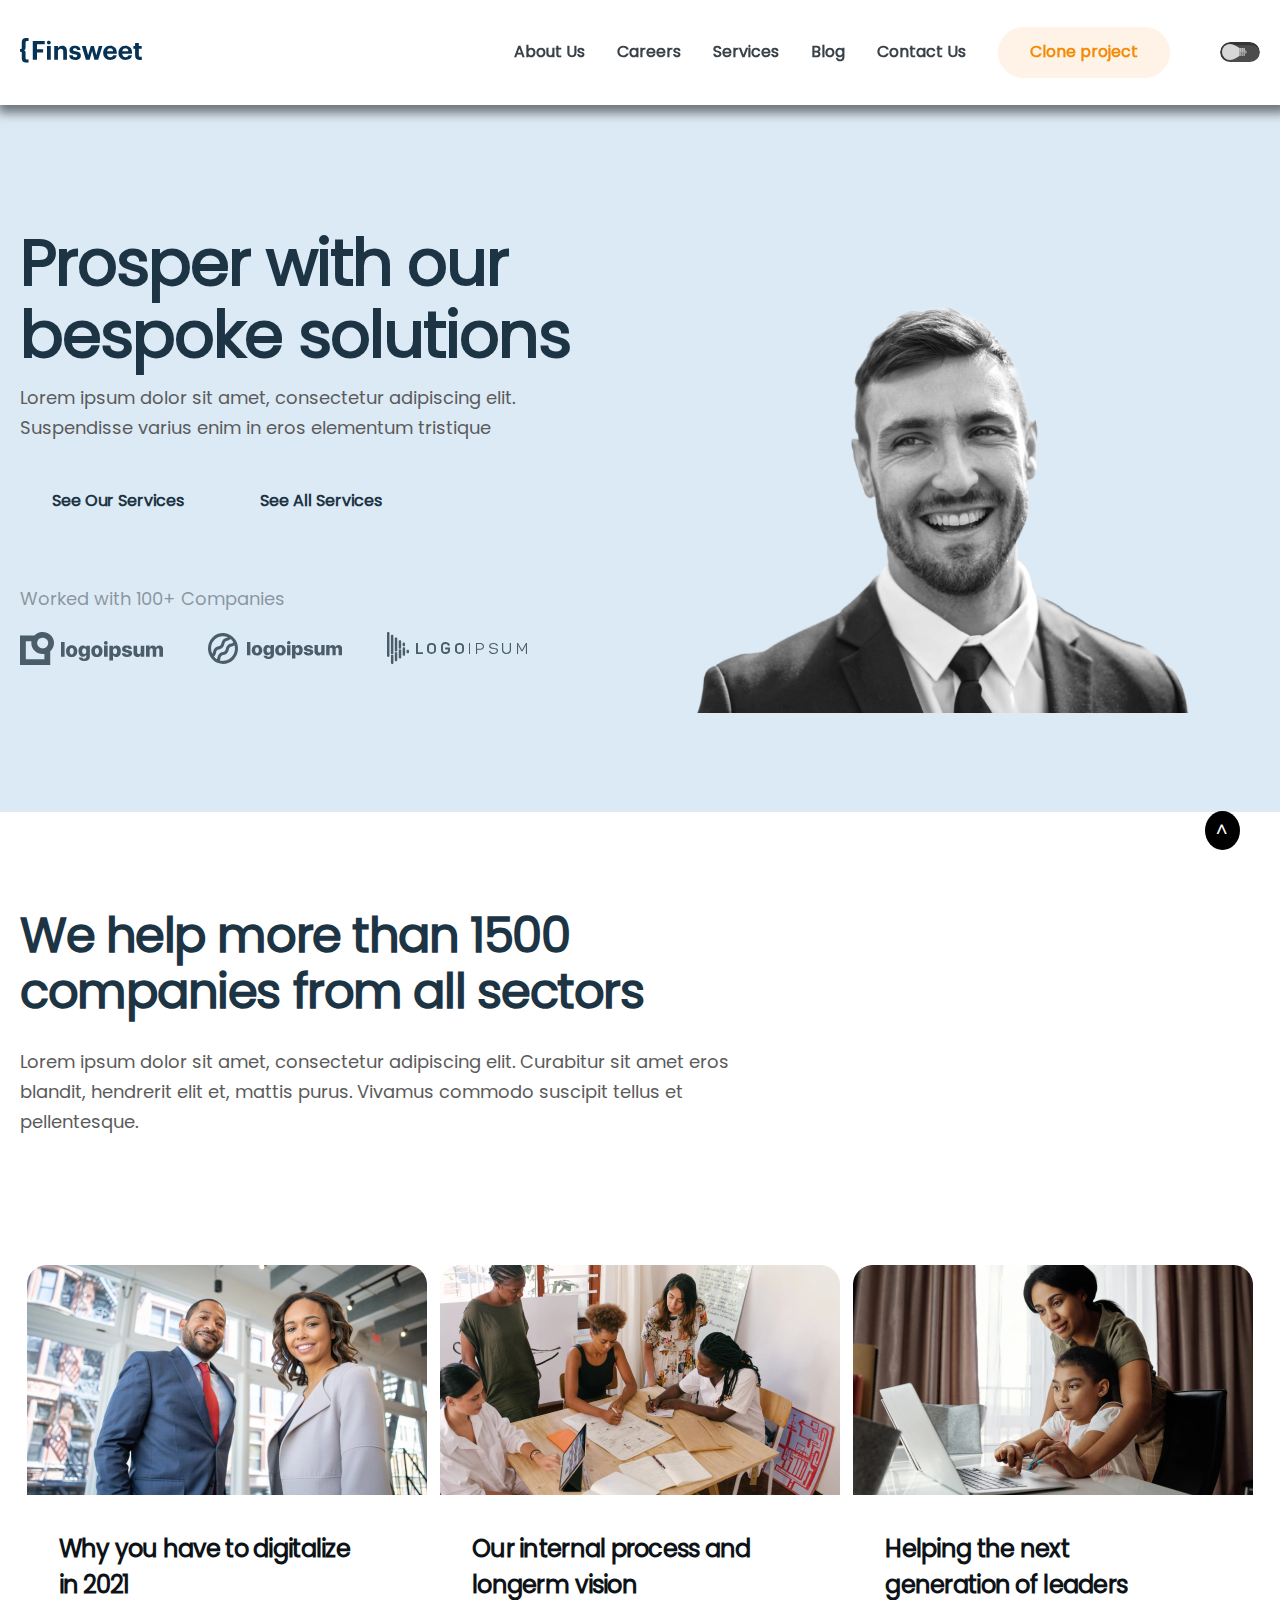
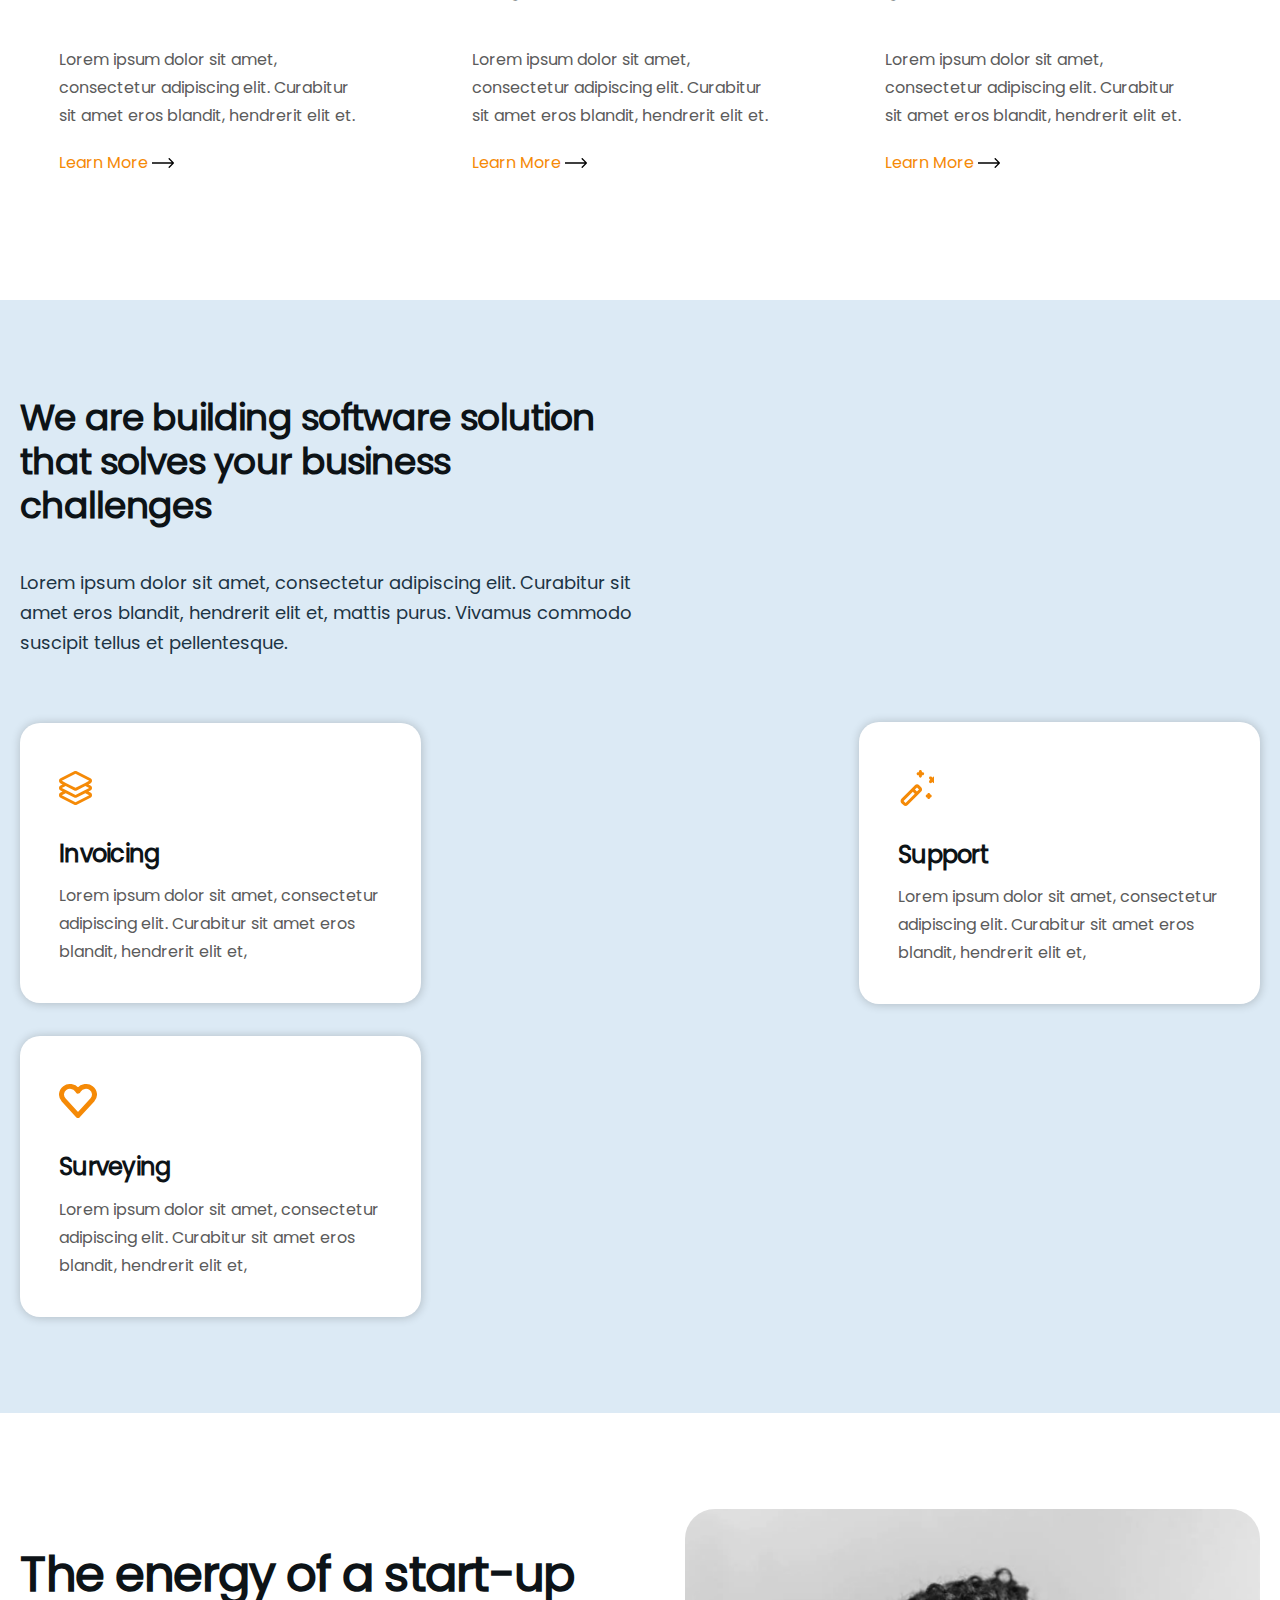
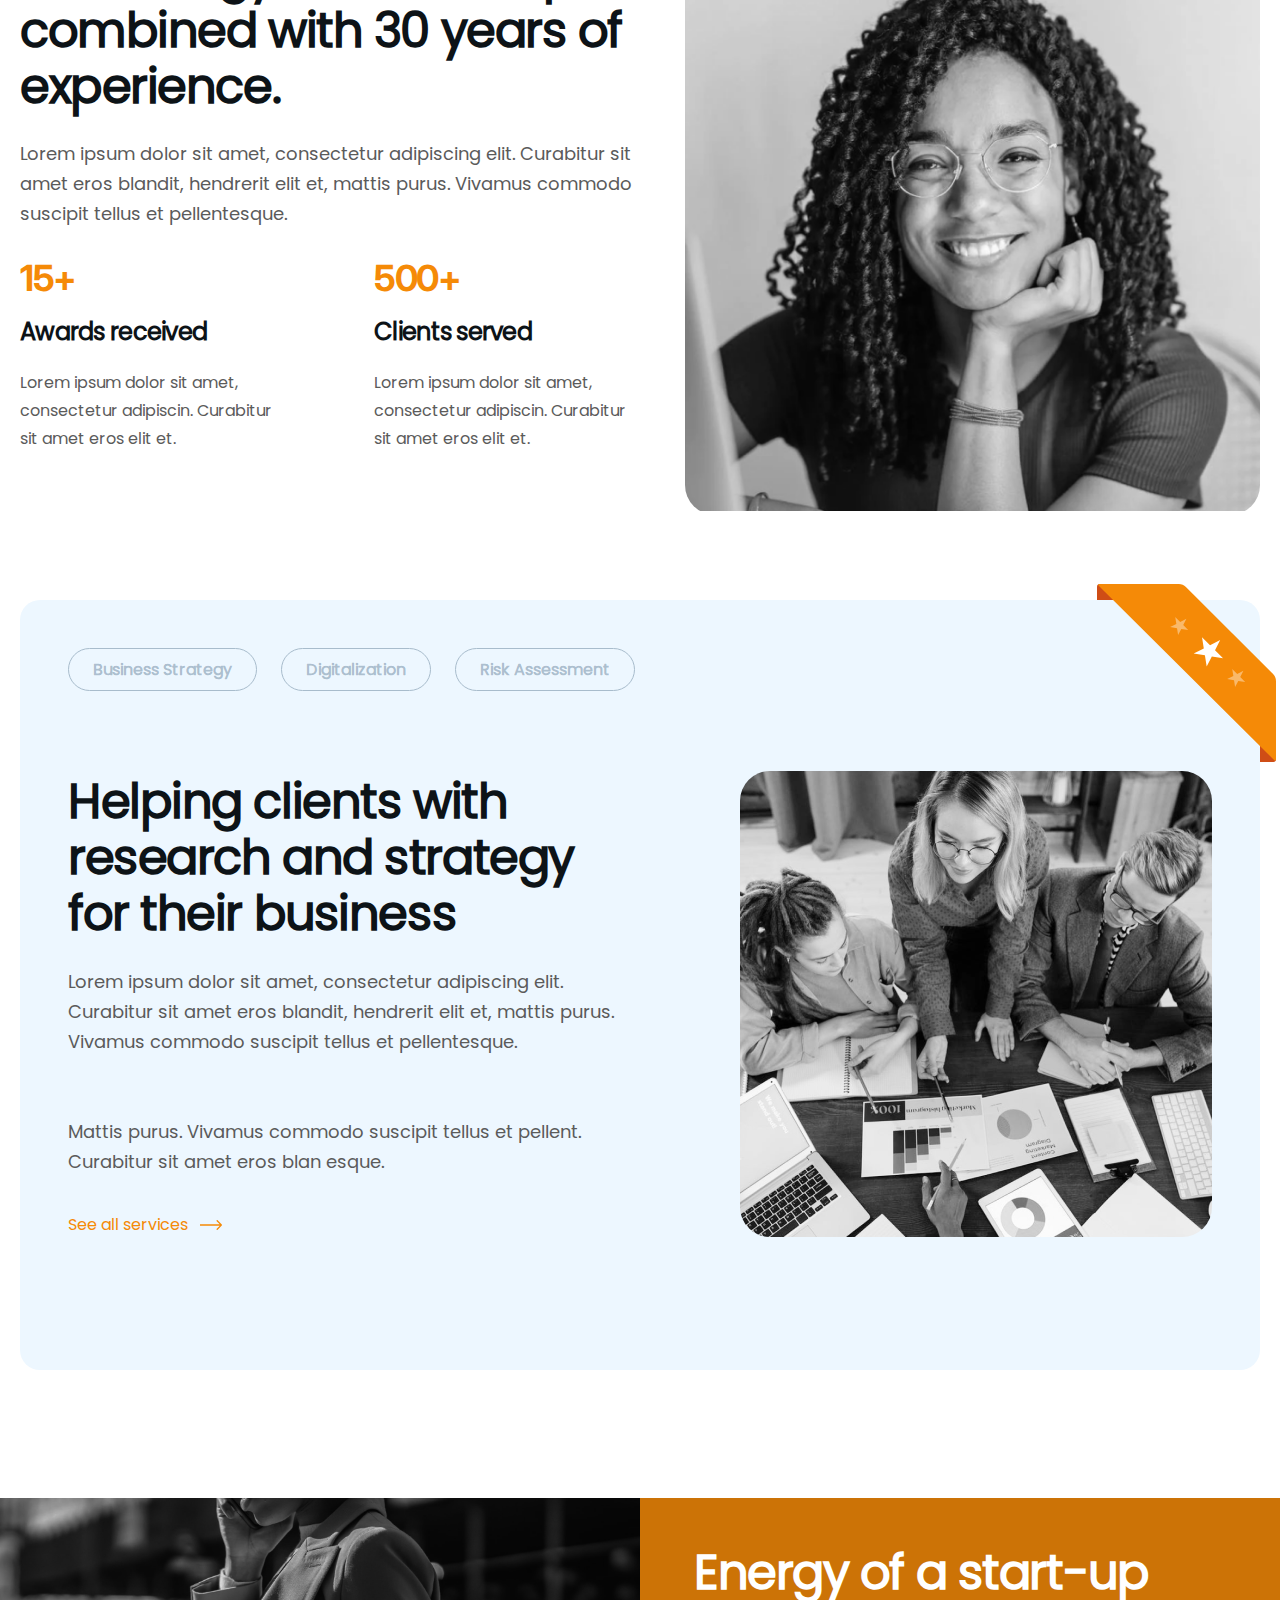
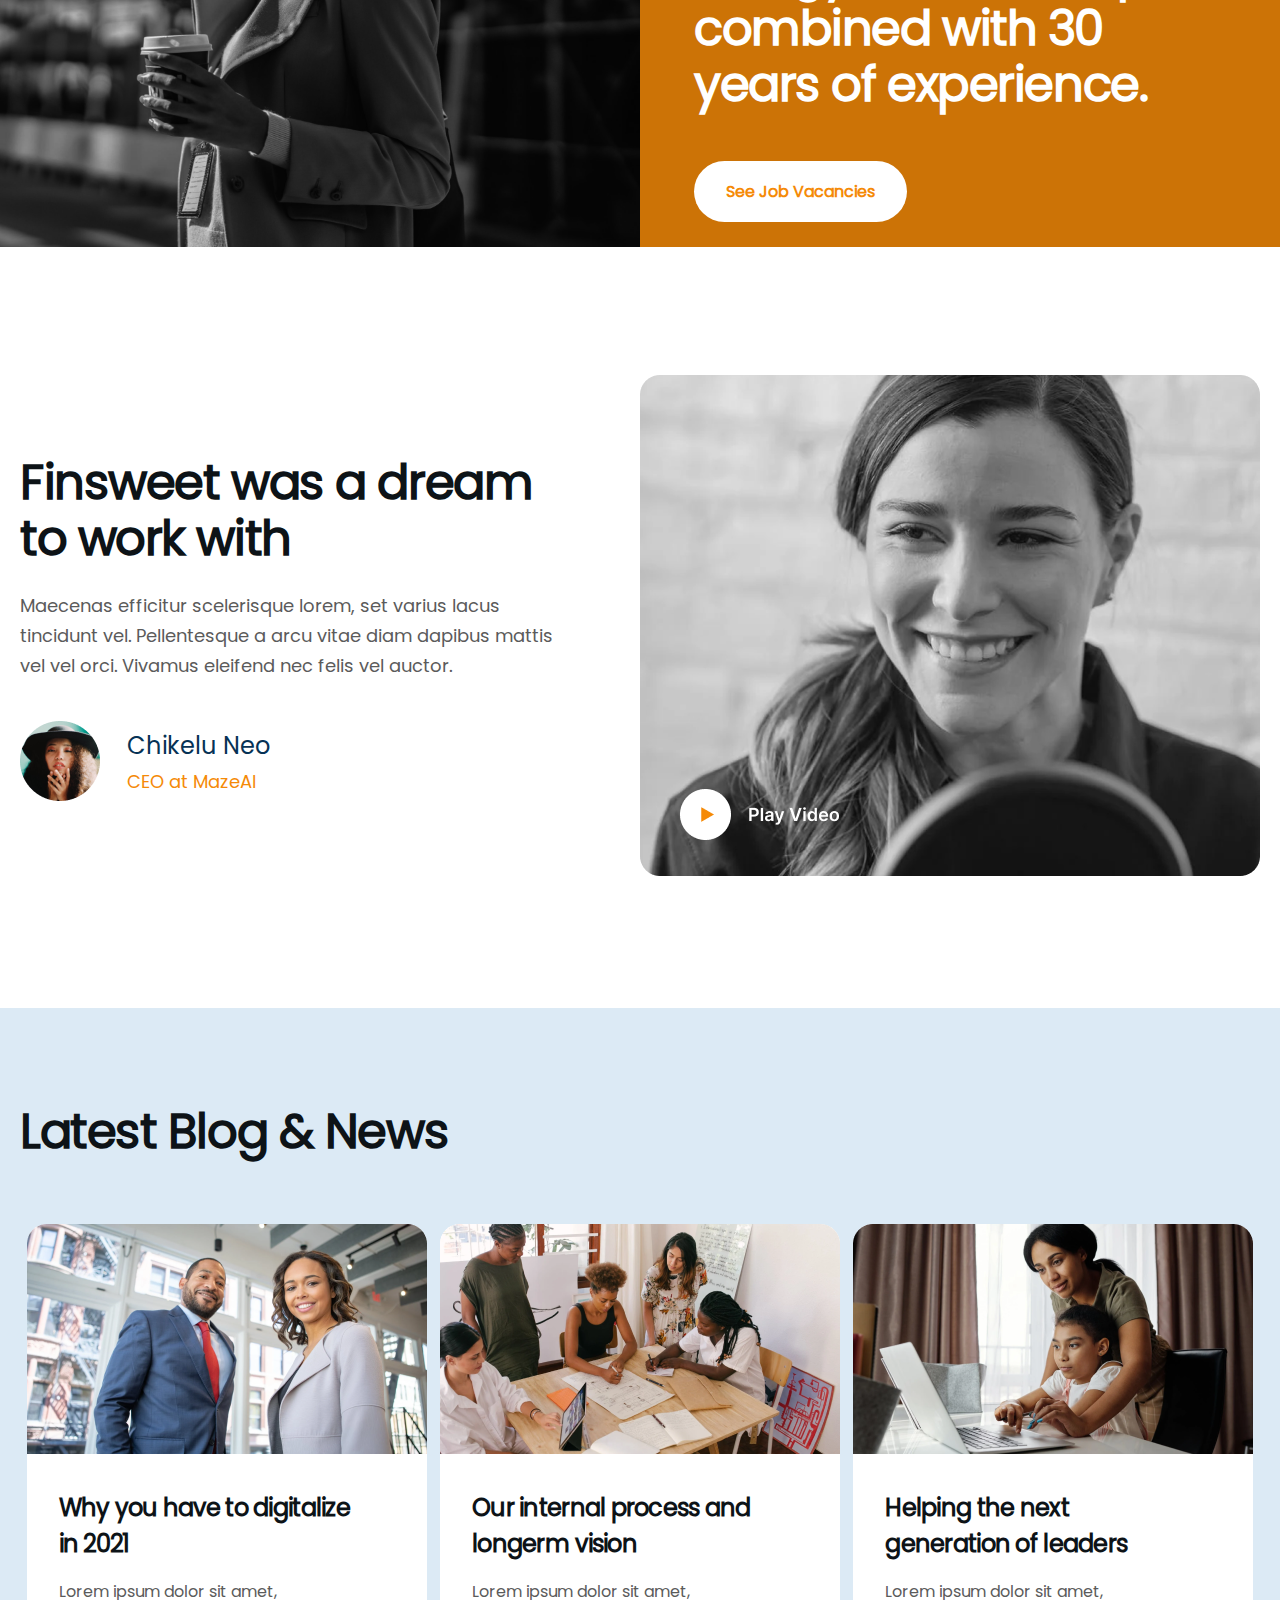
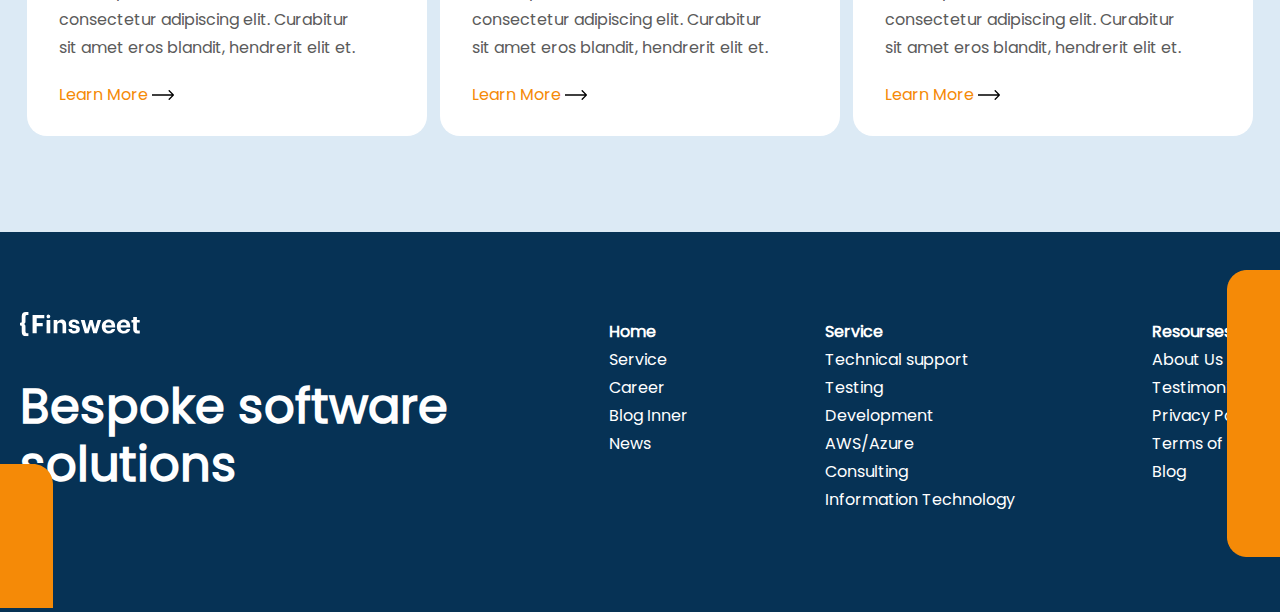
<file: index.html>
<!DOCTYPE html>
<html lang="en">
  <head>
    <meta charset="UTF-8" />
    <meta name="viewport" content="width=device-width, initial-scale=1.0" />
    <link rel="icon" href="./images/icons8-рукопожатие-64.png" />
    <title>Home</title>
    <link rel="stylesheet" href="./scss/main.css" />
    <link href="https://unpkg.com/aos@2.3.1/dist/aos.css" rel="stylesheet" />
  </head>
  <body>
    <header>
      <div class="container">
        <nav>
          <a href="#" class="logo">
            <svg
              xmlns="http://www.w3.org/2000/svg"
              width="122"
              height="25"
              viewBox="0 0 122 25"
            >
              <g clip-path="url(#clip0_201_2)">
                <path
                  d="M121.784 18.8714V21.8905H119.251C116.549 21.8056 115.105 20.3462 115.105 17.6051V10.7097H113.336V8.06125H115.105V5.09619H118.842V8.03037H121.699V10.6711H118.842V17.2344C118.842 18.1224 119.019 18.8328 120.386 18.8328L121.784 18.8714Z"
                />
                <path
                  d="M98.4416 15.0029V14.8021C98.4011 13.914 98.5364 13.0267 98.8395 12.191C99.1427 11.3552 99.6078 10.5876 100.208 9.93193C100.809 9.2763 101.532 8.74561 102.338 8.37027C103.144 7.99493 104.016 7.78232 104.904 7.74463C105.082 7.74463 105.267 7.74463 105.445 7.74463C108.974 7.74463 112.07 9.79855 112.07 14.694V15.7364H102.264C102.364 17.9911 103.584 19.2651 105.638 19.2651C107.406 19.2651 108.232 18.493 108.472 17.3656H112.001C111.568 20.3075 109.221 21.9445 105.507 21.9445C101.43 21.9136 98.4416 19.3346 98.4416 15.0029ZM108.395 13.3736C108.263 11.3197 107.229 10.3313 105.43 10.3313C103.63 10.3313 102.596 11.4432 102.341 13.3736H108.395Z"
                />
                <path
                  d="M83.1838 15.0029V14.8021C83.1433 13.9153 83.278 13.0291 83.5802 12.1944C83.8824 11.3596 84.3462 10.5926 84.9449 9.9372C85.5437 9.28177 86.2658 8.75078 87.0699 8.37456C87.874 7.99835 88.7444 7.78429 89.6312 7.74463C89.8088 7.74463 89.9942 7.74463 90.1717 7.74463C93.7005 7.74463 96.8045 9.79855 96.8045 14.694V15.7364H87.0059C87.1063 17.9911 88.3263 19.2651 90.3802 19.2651C92.1485 19.2651 92.9747 18.493 93.214 17.3656H96.7428C96.3026 20.3075 93.9553 21.9445 90.2412 21.9445C86.172 21.9136 83.1838 19.3346 83.1838 15.0029ZM93.1368 13.3736C93.0055 11.3197 91.9709 10.3313 90.1717 10.3313C88.3726 10.3313 87.3688 11.4741 87.0831 13.3659L93.1368 13.3736Z"
                />
                <path
                  d="M61.7725 8.03027H65.7259L68.1427 17.188L70.7912 8.03027H73.8798L76.2735 17.188L78.8216 8.03027H82.443L78.1498 21.6356H74.4435L72.127 13.0956L69.6484 21.6356H65.8958L61.7725 8.03027Z"
                />
                <path
                  d="M49.209 17.358H52.7377C52.8999 18.5858 53.5099 19.2884 55.1314 19.2884C56.583 19.2884 57.2548 18.7402 57.2548 17.8059C57.2548 16.8716 56.4827 16.4778 54.506 16.1998C50.8846 15.6516 49.487 14.6092 49.487 11.953C49.487 9.11918 52.0814 7.71387 54.892 7.71387C57.9111 7.71387 60.189 8.81032 60.5133 11.9375H57.0309C57.0087 11.6958 56.9388 11.4608 56.8252 11.2462C56.7117 11.0317 56.5567 10.8417 56.3693 10.6873C56.1819 10.533 55.9658 10.4173 55.7335 10.3469C55.5011 10.2766 55.2571 10.2529 55.0156 10.2774H54.8997C53.6797 10.2774 52.9694 10.8488 52.9694 11.6827C52.9694 12.5167 53.6257 12.8796 55.6178 13.1653C58.9999 13.6749 60.8916 14.532 60.8916 17.443C60.8916 20.354 58.7528 21.9137 55.17 21.9137C51.5872 21.9137 49.3094 20.2999 49.209 17.358Z"
                />
                <path
                  d="M34.2139 8.03049H37.9511V10.1848C38.3723 9.39406 39.0117 8.74088 39.7933 8.30288C40.5748 7.86487 41.4657 7.66045 42.3601 7.7139C45.0085 7.7139 46.9312 9.3277 46.9312 13.0109V21.6667H43.2403V13.5514C43.2403 11.7059 42.5222 10.8257 40.8544 10.8257C40.5019 10.795 40.1467 10.8342 39.8094 10.9411C39.4721 11.048 39.1593 11.2205 38.8888 11.4487C38.6183 11.6768 38.3955 11.9561 38.2333 12.2706C38.0711 12.5851 37.9725 12.9285 37.9434 13.2811C37.9241 13.4453 37.9241 13.6111 37.9434 13.7753V21.6358H34.2139V8.03049Z"
                />
                <path
                  d="M27.0022 4.60972C26.9887 4.2371 27.086 3.86885 27.2819 3.55157C27.4777 3.2343 27.7633 2.98228 28.1025 2.82742C28.4417 2.67256 28.8192 2.62182 29.1872 2.68162C29.5553 2.74143 29.8973 2.90909 30.17 3.16339C30.4427 3.41768 30.6338 3.74717 30.7191 4.11014C30.8044 4.4731 30.7801 4.85323 30.6493 5.20238C30.5184 5.55153 30.287 5.85401 29.9841 6.07153C29.6813 6.28904 29.3207 6.4118 28.948 6.42428H28.8785C28.6473 6.43891 28.4154 6.40774 28.1961 6.33255C27.9769 6.25736 27.7747 6.13963 27.6011 5.98611C27.4275 5.83258 27.2859 5.6463 27.1845 5.43793C27.083 5.22956 27.0237 5.00321 27.0099 4.77187C27.0035 4.71807 27.0009 4.66388 27.0022 4.60972ZM27.0022 8.03035H30.778V21.6357H27.0177L27.0022 8.03035Z"
                />
                <path
                  d="M12.7715 3.04224H24.709V6.33932H16.9874V11.2579H23.1029V14.4315H16.9797V21.6357H12.7715V3.04224Z"
                />
                <path
                  d="M5.56722 9.12683C5.56722 10.2928 5.56722 11.7135 3.96114 12.2927C5.60582 12.8563 5.56722 14.0532 5.56722 15.3041V19.937C5.56722 20.8172 5.92241 21.35 6.55557 21.4813C6.6947 21.5282 6.84127 21.5491 6.98797 21.543H8.53228V24.6316H5.98418C3.2662 24.6316 1.76823 23.0873 1.76823 20.2227V14.7404C1.74895 14.4589 1.62485 14.1949 1.42043 14.0005C1.216 13.8061 0.946116 13.6954 0.664051 13.6903H0V10.98H0.664051C0.951744 10.9762 1.22693 10.8618 1.43252 10.6605C1.63812 10.4592 1.75833 10.1865 1.76823 9.89899V4.33949C1.76823 1.52114 3.23532 0 5.98418 0H8.55544V3.04228H7.01114C6.86426 3.0427 6.71835 3.06615 6.57873 3.11177C5.94557 3.27392 5.59038 3.79899 5.59038 4.65608L5.56722 9.12683Z"
                />
              </g>
              <defs>
                <clipPath id="clip0_201_2">
                  <rect width="122" height="24.7089" />
                </clipPath>
              </defs>
            </svg>
          </a>

          <div class="nav_items">
            <div class="nav-items">
              <a class="item-link" href="./pages/about.html">About Us</a>
              <a class="item-link" href="./pages/careers-1.html">Careers</a>
              <a class="item-link" href="./pages/services.html">Services</a>
              <a class="item-link" href="./pages/blog.html">Blog</a>
              <a class="item-link" href="./pages/contact.html">Contact us</a>
              <a class="clone" href="./pages/careers-2.html">Clone project </a>
            </div>
            <div class="nav-btn">
              <button id="dark-light">
                <input type="checkbox" class="l" />
              </button>
              <div class="burger_menu" id="burger_menu">
                <span class="burger_menu_top"></span>
                <span class="burger_menu_center"></span>
                <span class="burger_menu_bottom"></span>
              </div>
            </div>
          </div>
        </nav>
      </div>
    </header>
    <main class="Home----home">
      <section class="home___hero">
        <div class="container">
          <div class="cards">
            <div class="card text-card">
              <h1>Prosper with our bespoke solutions</h1>
              <p class="home-text">
                Lorem ipsum dolor sit amet, consectetur adipiscing elit.
                Suspendisse varius enim in eros elementum tristique
              </p>
              <div class="hero-btn">
                <a href="#">See our services</a>
                <a href="#">See All Services </a>
              </div>
              <p>Worked with 100+ Companies</p>
              <div class="logos">
                <svg
                  xmlns="http://www.w3.org/2000/svg"
                  width="143"
                  height="33"
                  viewBox="0 0 143 33"
                >
                  <path
                    d="M41 10.0091H44.6088V24.7483H41V10.0091ZM46.0478 19.2041C46.0478 15.5533 48.2963 13.3651 51.669 13.3651C55.0417 13.3651 57.2901 15.5533 57.2901 19.2041C57.2901 22.8549 55.1203 25.0658 51.669 25.0658C48.2176 25.0658 46.0478 22.9342 46.0478 19.2041ZM53.7151 19.2041C53.7151 17.1973 52.9393 16.0181 51.7027 16.0181C50.466 16.0181 49.7016 17.1519 49.7016 19.2041C49.7016 21.2562 50.466 22.3787 51.7027 22.3787C52.9393 22.3787 53.7375 21.2562 53.7375 19.2154L53.7151 19.2041ZM58.7291 25.5079H62.2142C62.3729 25.8863 62.65 26.202 63.0032 26.4067C63.3564 26.6114 63.7663 26.694 64.1704 26.6417C65.5532 26.6417 66.2727 25.8934 66.2727 24.7823V22.7415H66.284C65.9862 23.377 65.5046 23.9066 64.9026 24.2608C64.3006 24.6149 63.6063 24.777 62.9113 24.7256C60.2693 24.7256 58.5155 22.6961 58.5155 19.2041C58.5155 15.712 60.1906 13.5351 63.0124 13.5351C63.7253 13.4967 64.4325 13.6821 65.0366 14.0659C65.6406 14.4497 66.1118 15.0129 66.3851 15.678H66.284V13.6259H69.859V24.6689C69.859 27.3333 67.5206 29 64.0805 29C60.9551 28.9887 58.954 27.5488 58.7516 25.5193L58.7291 25.5079ZM66.284 19.2041C66.284 17.424 65.4745 16.3016 64.1929 16.3016C62.9113 16.3016 62.1243 17.4354 62.1243 19.2041C62.1243 20.9728 62.9 22.0159 64.1929 22.0159C65.4858 22.0159 66.284 21.0522 66.284 19.2041ZM71.2868 19.2041C71.2868 15.5533 73.5353 13.3651 76.9079 13.3651C80.2806 13.3651 82.5291 15.5533 82.5291 19.2041C82.5291 22.8549 80.3481 25.0658 76.9079 25.0658C73.4678 25.0658 71.3093 22.9342 71.3093 19.2041H71.2868ZM78.954 19.2041C78.954 17.1973 78.1671 16.0181 76.9417 16.0181C75.7163 16.0181 74.9405 17.1519 74.9405 19.2041C74.9405 21.2562 75.705 22.3787 76.9417 22.3787C78.1783 22.3787 78.9765 21.2562 78.9765 19.2154L78.954 19.2041ZM83.9906 10.9388C83.9749 10.568 84.0695 10.2011 84.2624 9.88503C84.4552 9.56899 84.7373 9.31836 85.0725 9.16538C85.4078 9.01239 85.7807 8.96406 86.1434 9.02659C86.506 9.08912 86.8419 9.25966 87.1077 9.51626C87.3734 9.77286 87.557 10.1038 87.6348 10.4665C87.7125 10.8292 87.6809 11.207 87.544 11.5514C87.407 11.8958 87.1711 12.191 86.8664 12.3991C86.5617 12.6071 86.2023 12.7185 85.8343 12.7188C85.5992 12.7248 85.3652 12.6837 85.146 12.5978C84.9267 12.5119 84.7266 12.3829 84.5571 12.2184C84.3877 12.0538 84.2524 11.857 84.159 11.6393C84.0656 11.4216 84.016 11.1873 84.0131 10.9501L83.9906 10.9388ZM83.9906 13.6145H87.6444V24.7937H84.0468L83.9906 13.6145ZM100.787 19.2041C100.787 22.8435 99.1677 24.9524 96.4134 24.9524C95.7082 24.9962 95.0067 24.8208 94.4035 24.4498C93.8004 24.0787 93.3247 23.5299 93.0407 22.8776H92.9732V28.3878H89.3644V13.6485H92.9507V15.644H93.0182C93.2925 14.9788 93.7635 14.415 94.3671 14.0295C94.9706 13.644 95.6773 13.4556 96.3909 13.4898C99.2239 13.4671 100.854 15.5646 100.854 19.2154L100.787 19.2041ZM97.1104 19.2041C97.1104 17.4354 96.2897 16.2902 95.0193 16.2902C93.7489 16.2902 92.9507 17.424 92.9395 19.2041C92.9282 20.9841 93.7489 22.1066 95.0193 22.1066C96.2897 22.1066 97.1778 21.0522 97.1778 19.2154L97.1104 19.2041ZM106.947 13.3537C109.972 13.3537 111.849 14.7937 111.872 17.1066H108.578C108.578 16.3016 107.914 15.8027 106.925 15.8027C105.936 15.8027 105.463 16.1882 105.463 16.7664C105.463 17.3447 105.879 17.5261 106.711 17.6961L109.027 18.1723C111.276 18.6485 112.175 19.5556 112.175 21.2449C112.175 23.5125 110.095 25.0544 107.004 25.0544C103.912 25.0544 101.9 23.5578 101.753 21.2789H105.25C105.351 22.1066 106.003 22.5941 107.06 22.5941C108.117 22.5941 108.611 22.254 108.611 21.6531C108.611 21.0522 108.274 20.9501 107.408 20.7687L105.317 20.3265C103.148 19.8617 102.012 18.7166 102.012 17.0045C102.079 14.7823 103.968 13.3651 107.015 13.3651L106.947 13.3537ZM124.261 24.7823H120.764V22.6848H120.697C120.501 23.3844 120.075 23.9959 119.488 24.4184C118.902 24.8409 118.19 25.0493 117.47 25.0091C116.927 25.0269 116.386 24.9287 115.883 24.7208C115.38 24.5129 114.926 24.2001 114.551 23.8029C114.176 23.4057 113.889 22.9331 113.708 22.416C113.527 21.8989 113.457 21.3492 113.502 20.8027V13.6259H117.11V20.0204C117.11 21.3356 117.796 22.0499 118.92 22.0499C119.184 22.0479 119.444 21.9888 119.684 21.8767C119.923 21.7646 120.135 21.602 120.307 21.4C120.479 21.198 120.605 20.9611 120.678 20.7055C120.751 20.4499 120.769 20.1815 120.73 19.9184V13.6259H124.328L124.261 24.7823ZM126.003 13.6145H129.511V15.7687H129.589C129.783 15.0786 130.198 14.4728 130.77 14.0461C131.342 13.6194 132.037 13.3958 132.749 13.4104C133.462 13.3478 134.174 13.556 134.743 13.9942C135.313 14.4325 135.7 15.0692 135.829 15.78H135.986C136.211 15.0654 136.663 14.4457 137.273 14.0172C137.883 13.5887 138.616 13.3754 139.359 13.4104C139.853 13.3915 140.344 13.4779 140.803 13.6639C141.261 13.8499 141.675 14.1314 142.017 14.49C142.36 14.8485 142.624 15.276 142.792 15.7445C142.959 16.213 143.027 16.7119 142.99 17.2086V24.7937H139.359V18.1383C139.359 17.0045 138.831 16.3696 137.808 16.3696C137.581 16.3659 137.356 16.4116 137.148 16.5038C136.94 16.596 136.755 16.7323 136.604 16.9036C136.454 17.0748 136.342 17.2768 136.276 17.4958C136.21 17.7148 136.192 17.9456 136.222 18.1723V24.7937H132.782V18.1043C132.782 16.9705 132.231 16.3696 131.242 16.3696C131.013 16.3678 130.786 16.4154 130.576 16.5093C130.367 16.6033 130.18 16.7413 130.027 16.9142C129.875 17.0871 129.761 17.2908 129.693 17.5117C129.626 17.7326 129.606 17.9656 129.634 18.195V24.7937H126.026L126.003 13.6145Z"
                  />
                  <path
                    d="M34 11.0376C34.0001 8.8142 33.3107 6.64261 32.022 4.80726C30.7333 2.97191 28.9055 1.55838 26.778 0.751821C24.6504 -0.0547394 22.3223 -0.216723 20.0986 0.287085C17.8749 0.790894 15.8593 1.937 14.3158 3.57529H0V33H30.226V19.2484C31.4124 18.215 32.3617 16.9496 33.012 15.5349C33.6623 14.1201 33.9989 12.5877 34 11.0376ZM28.1842 11.0376C28.1865 12.103 27.8641 13.1452 27.258 14.0321C26.6518 14.919 25.7891 15.6109 24.779 16.0202C23.7689 16.4294 22.6569 16.5376 21.5836 16.3311C20.5103 16.1246 19.5241 15.6127 18.7497 14.8601C17.9753 14.1075 17.4475 13.1481 17.2333 12.1033C17.019 11.0586 17.1278 9.97534 17.546 8.99081C17.9641 8.00627 18.6728 7.16467 19.5822 6.57252C20.4917 5.98037 21.5612 5.66429 22.6552 5.66429C24.1196 5.66429 25.5242 6.23004 26.5608 7.23741C27.5973 8.24479 28.1812 9.61148 28.1842 11.0376ZM24.4103 27.3363H5.81579V9.23905H11.4825C11.373 9.83275 11.3154 10.4344 11.3104 11.0376C11.3134 13.9669 12.5097 16.7753 14.6366 18.8466C16.7635 20.9179 19.6473 22.0829 22.6552 22.0858C23.2432 22.0828 23.8301 22.0342 24.4103 21.9406V27.3363Z"
                  />
                  <rect x="29" y="31" width="1" height="1" />
                </svg>
                <svg
                  xmlns="http://www.w3.org/2000/svg"
                  width="134"
                  height="31"
                  viewBox="0 0 134 31"
                >
                  <path
                    d="M39 8.89968H42.3777V22.2133H39V8.89968ZM43.7175 17.1864C43.7175 13.8937 45.7891 11.929 48.9866 11.929C52.1842 11.929 54.2558 13.8937 54.2558 17.1864C54.2558 20.4792 52.2292 22.4548 48.9866 22.4548C45.7441 22.4548 43.7175 20.534 43.7175 17.1864ZM50.8669 17.1864C50.8669 15.3754 50.135 14.3108 48.9866 14.3108C47.8382 14.3108 47.1177 15.4083 47.1177 17.1864C47.1177 18.9645 47.827 20.0401 48.9866 20.0401C50.1463 20.0401 50.8669 19.0304 50.8669 17.1974V17.1864ZM55.5281 22.8609H58.7706C58.9249 23.1951 59.1858 23.4718 59.5145 23.6498C59.8431 23.8278 60.222 23.8976 60.5946 23.8487C61.8781 23.8487 62.5536 23.1682 62.5536 22.1804V20.3365H62.4861C62.2169 20.9016 61.7803 21.3752 61.2324 21.696C60.6845 22.0169 60.0506 22.1703 59.4124 22.1365C56.9467 22.1365 55.3141 20.3036 55.3141 17.1535C55.3141 14.0034 56.8679 12.0168 59.4574 12.0168C60.1156 11.9917 60.766 12.1632 61.3213 12.5085C61.8767 12.8537 62.3106 13.3562 62.5649 13.9486V12.1156H65.9425V22.1036C65.9425 24.5073 63.7696 26 60.5608 26C57.5772 26 55.7195 24.6939 55.5281 22.8719V22.8609ZM62.5649 17.1754C62.5649 15.573 61.8105 14.5632 60.6171 14.5632C59.4236 14.5632 58.6918 15.562 58.6918 17.1754C58.6918 18.7889 59.4124 19.6999 60.6171 19.6999C61.8218 19.6999 62.5649 18.8108 62.5649 17.1864V17.1754ZM67.2148 17.1754C67.2148 13.8827 69.2864 11.918 72.484 11.918C75.6815 11.918 77.7644 13.8827 77.7644 17.1754C77.7644 20.4682 75.7378 22.4438 72.484 22.4438C69.2301 22.4438 67.2148 20.534 67.2148 17.1864V17.1754ZM74.3642 17.1754C74.3642 15.3644 73.6324 14.2998 72.484 14.2998C71.3356 14.2998 70.6713 15.4083 70.6713 17.1974C70.6713 18.9865 71.3806 20.0511 72.529 20.0511C73.6774 20.0511 74.3642 19.0304 74.3642 17.1974V17.1754ZM79.0479 9.72287C79.039 9.39042 79.1316 9.06289 79.314 8.78181C79.4963 8.50072 79.7601 8.27874 80.072 8.144C80.3839 8.00926 80.7298 7.96783 81.0659 8.02497C81.4019 8.0821 81.713 8.23522 81.9597 8.46492C82.2064 8.69462 82.3776 8.99056 82.4516 9.31521C82.5255 9.63986 82.4989 9.97861 82.3752 10.2885C82.2514 10.5984 82.0361 10.8655 81.7564 11.056C81.4767 11.2464 81.1454 11.3516 80.8043 11.3583C80.5782 11.3734 80.3513 11.3428 80.1379 11.2684C79.9245 11.194 79.7292 11.0773 79.5643 10.9258C79.3994 10.7743 79.2683 10.5912 79.1795 10.3879C79.0906 10.1847 79.0458 9.96574 79.0479 9.74482V9.72287ZM79.0479 12.1375H82.4256V22.2133H79.0479V12.1375ZM94.6865 17.1754C94.6865 20.4682 93.1891 22.3451 90.622 22.3451C89.9638 22.3862 89.3085 22.2294 88.7446 21.8957C88.1808 21.562 87.7357 21.0675 87.4695 20.4792H87.402V25.4402H84.0243V12.1156H87.402V13.9156H87.4695C87.7233 13.3176 88.16 12.8102 88.72 12.4626C89.28 12.115 89.9363 11.944 90.5995 11.9729C93.1891 12.0168 94.7315 13.9047 94.7315 17.1974L94.6865 17.1754ZM91.3088 17.1754C91.3088 15.573 90.5545 14.5522 89.3723 14.5522C88.1901 14.5522 87.4358 15.584 87.4245 17.1754C87.4133 18.7669 88.1901 19.7877 89.3723 19.7877C90.5545 19.7877 91.3088 18.7889 91.3088 17.1974V17.1754ZM100.485 11.9071C103.288 11.9071 104.988 13.2022 105.067 15.2766H101.994C101.994 14.5632 101.386 14.1132 100.451 14.1132C99.5166 14.1132 99.1 14.4644 99.1 14.9803C99.1 15.4961 99.4715 15.6608 100.226 15.8144L102.388 16.2425C104.448 16.6706 105.326 17.4828 105.326 19.0084C105.326 21.0938 103.378 22.4329 100.507 22.4329C97.6363 22.4329 95.7561 21.0938 95.6097 19.0413H98.8636C98.9649 19.7877 99.5729 20.2267 100.564 20.2267C101.554 20.2267 102.005 19.9084 102.005 19.3816C102.005 18.8547 101.69 18.745 100.879 18.5803L98.9311 18.1742C96.9158 17.7681 95.8574 16.7254 95.8574 15.1888C95.88 13.2132 97.6926 11.929 100.485 11.929V11.9071ZM116.596 22.1914H113.342V20.3145H113.275C113.096 20.9447 112.702 21.4962 112.157 21.8776C111.612 22.2589 110.95 22.4471 110.28 22.4109C109.767 22.4393 109.253 22.3601 108.774 22.1784C108.295 21.9968 107.862 21.7171 107.503 21.3581C107.145 20.9991 106.869 20.5693 106.696 20.0977C106.522 19.6261 106.454 19.1236 106.497 18.6243V12.1156H109.875V17.8669C109.875 19.0633 110.505 19.6999 111.552 19.6999C111.798 19.7004 112.041 19.6497 112.264 19.5512C112.488 19.4528 112.688 19.3088 112.85 19.129C113.012 18.9492 113.133 18.7377 113.204 18.5086C113.275 18.2796 113.296 18.0384 113.264 17.8011V12.1156H116.641L116.596 22.1914ZM118.229 12.1156H121.494V14.0583H121.561C121.741 13.4365 122.126 12.8902 122.658 12.5049C123.19 12.1196 123.838 11.9171 124.5 11.929C125.174 11.8764 125.844 12.073 126.376 12.4798C126.908 12.8865 127.263 13.4736 127.371 14.1242H127.439C127.643 13.4667 128.066 12.8941 128.641 12.4966C129.215 12.0992 129.91 11.8995 130.614 11.929C131.073 11.914 131.53 11.9933 131.956 12.1619C132.382 12.3304 132.767 12.5844 133.085 12.9074C133.404 13.2304 133.649 13.6151 133.805 14.0365C133.961 14.4579 134.025 14.9066 133.991 15.3535V22.2133H130.614V16.2315C130.614 15.1339 130.107 14.6291 129.161 14.6291C128.95 14.6273 128.742 14.6697 128.549 14.7533C128.356 14.837 128.184 14.9599 128.044 15.1139C127.905 15.2678 127.8 15.4492 127.739 15.6458C127.677 15.8424 127.659 16.0496 127.686 16.2535V22.2133H124.478V16.1876C124.478 15.1778 123.971 14.6291 123.048 14.6291C122.834 14.6291 122.624 14.6733 122.429 14.7586C122.235 14.8439 122.061 14.9685 121.919 15.1241C121.778 15.2796 121.672 15.4627 121.608 15.6612C121.544 15.8596 121.525 16.069 121.55 16.2754V22.2133H118.173L118.229 12.1156Z"
                  />
                  <path
                    d="M28.7615 9.36267C28.1987 8.0326 27.4539 6.79309 26.5498 5.68215C25.2134 3.99087 23.5455 2.61131 21.6561 1.63427C19.7667 0.657235 17.6985 0.104871 15.5877 0.0135342C13.4769 -0.0778021 11.3713 0.293958 9.40944 1.10435C7.44763 1.91474 5.6741 3.14539 4.20558 4.7153C2.73706 6.28521 1.60685 8.15878 0.88933 10.2127C0.17181 12.2666 -0.11675 14.4543 0.042646 16.6318C0.202042 18.8093 0.805779 20.9273 1.81412 22.8462C2.82246 24.7652 4.21254 26.4416 5.89287 27.7653C6.97106 28.6315 8.16243 29.3358 9.43153 29.857C11.2109 30.6107 13.1152 30.9989 15.0381 31C19.0074 30.9909 22.8112 29.3555 25.6159 26.4523C28.4205 23.5491 29.9971 19.6149 30 15.5121C30.0029 13.3958 29.5812 11.3019 28.7615 9.36267ZM15.027 3.15608C16.7538 3.15588 18.4598 3.546 20.0254 4.29909C19.6436 4.4696 19.2422 4.58868 18.8311 4.65343C17.4782 4.85585 16.2249 5.50507 15.2583 6.50417C14.2917 7.50328 13.6637 8.79869 13.4678 10.1971C13.3819 10.9813 13.0368 11.7109 12.4908 12.2627C11.9449 12.8145 11.2315 13.1548 10.471 13.2261C9.11813 13.4285 7.86486 14.0777 6.89826 15.0768C5.93166 16.0759 5.30357 17.3713 5.10773 18.7697C5.04143 19.5154 4.73362 20.2162 4.23412 20.7586C3.3723 18.8763 2.98515 16.7993 3.10869 14.7208C3.23223 12.6423 3.86246 10.6299 4.94072 8.87088C6.01898 7.11183 7.51022 5.66331 9.27569 4.66012C11.0411 3.65692 13.0234 3.13166 15.0381 3.13321L15.027 3.15608ZM5.88181 23.5132C6.01451 23.3875 6.14721 23.2732 6.27991 23.136C7.26372 22.1501 7.89522 20.8487 8.07136 19.4441C8.14278 18.6545 8.48383 17.9171 9.03343 17.3638C9.56229 16.7948 10.2741 16.4452 11.035 16.3808C12.3879 16.1784 13.6411 15.5292 14.6077 14.5301C15.5743 13.5309 16.2024 12.2355 16.3983 10.8372C16.4461 10.0113 16.789 9.23332 17.3603 8.654C17.9023 8.09603 18.6209 7.75913 19.384 7.70529C20.6269 7.52854 21.786 6.95743 22.7015 6.07078C23.7439 6.9647 24.6271 8.04008 25.3113 9.24837C25.2692 9.30706 25.221 9.36073 25.1675 9.40839C24.6397 9.98241 23.9287 10.3397 23.166 10.4142C21.8117 10.6131 20.5565 11.2612 19.5893 12.261C18.6221 13.2607 17.9951 14.5581 17.8027 15.9579C17.7247 16.7448 17.386 17.4796 16.8439 18.0379C16.3017 18.5962 15.5896 18.9435 14.828 19.0212C13.4712 19.222 12.2132 19.87 11.241 20.8687C10.2688 21.8674 9.63423 23.1636 9.43153 24.5648C9.37202 25.1234 9.18641 25.6598 8.88967 26.1307C7.75509 25.4345 6.73893 24.5502 5.88181 23.5132ZM15.027 27.9253C13.9049 27.9265 12.7882 27.7649 11.7095 27.4452C12.0785 26.7343 12.3184 25.9595 12.4173 25.1592C12.4948 24.374 12.8319 23.6406 13.3718 23.0825C13.9117 22.5245 14.6213 22.176 15.3809 22.0959C16.7358 21.8957 17.9916 21.2475 18.9603 20.2482C19.9291 19.2489 20.5588 17.9523 20.7552 16.5523C20.8327 15.7671 21.1699 15.0337 21.7098 14.4756C22.2497 13.9175 22.9593 13.5691 23.7189 13.489C24.7385 13.3519 25.7103 12.9595 26.5498 12.3459C27.016 14.1724 27.0712 16.0849 26.7112 17.9368C26.3513 19.7888 25.5857 21.5309 24.4732 23.0295C23.3607 24.5281 21.9309 25.7434 20.2935 26.5821C18.656 27.4209 16.8545 27.8608 15.027 27.8681V27.9253Z"
                  />
                  <rect x="18" y="29" width="1" height="1" />
                </svg>
                <svg
                  xmlns="http://www.w3.org/2000/svg"
                  width="140"
                  height="32"
                  viewBox="0 0 140 32"
                >
                  <path
                    d="M30.4376 11C30.8357 11 30.9684 11.1421 30.9684 11.5249V20.1849H35.4692C35.8562 20.1849 36 20.327 36 20.7097V21.4752C36 21.8579 35.8562 22 35.4692 22H29.5419C29.1548 22 29 21.8579 29 21.4752V11.5249C29 11.1421 29.1548 11 29.5419 11H30.4376Z"
                  />
                  <path
                    d="M40 14.8836C40 12.459 41.6425 11 44.5 11C47.3575 11 49 12.459 49 14.8836V18.1164C49 20.541 47.3462 22 44.5 22C41.6537 22 40 20.541 40 18.1164V14.8836ZM47.11 14.8836C47.11 13.5191 46.1988 12.7844 44.5563 12.7844C42.9138 12.7844 42.0137 13.5296 42.0137 14.8836V18.1374C42.0137 19.5124 42.9138 20.2366 44.5563 20.2366C46.1988 20.2366 47.11 19.4809 47.11 18.1374V14.8836Z"
                  />
                  <path
                    d="M62.4631 15.4913C62.8986 15.4913 62.9991 15.6401 62.9991 16.0405V18.2141C63.0109 18.7261 62.9107 19.2343 62.7059 19.7015C62.5012 20.1687 62.1969 20.583 61.8156 20.914C60.8684 21.6868 59.6742 22.0702 58.466 21.9894C55.5743 21.9894 54 20.3992 54 17.7565V14.21C54 11.6016 55.6301 10 58.466 10C60.6991 10 62.1505 10.9038 62.7646 12.7113C62.7989 12.7793 62.8174 12.8544 62.8184 12.9309C62.8194 13.0074 62.803 13.0831 62.7705 13.152C62.738 13.2208 62.6903 13.2809 62.6311 13.3276C62.5719 13.3742 62.5029 13.4061 62.4296 13.4206L61.5588 13.7295C61.1792 13.8668 61.0228 13.7867 60.8889 13.3863C60.7039 12.8977 60.3653 12.4861 59.9265 12.2168C59.4877 11.9474 58.9738 11.8356 58.466 11.8991C56.8248 11.8991 55.9316 12.7113 55.9316 14.1871V17.8251C55.9316 19.3238 56.8359 20.1132 58.466 20.1132C60.0961 20.1132 61.101 19.3467 61.101 18.2256V17.379H58.6782C58.2762 17.379 58.1311 17.2188 58.1311 16.8184V16.0405C58.1311 15.6401 58.2762 15.4913 58.6782 15.4913H62.4631Z"
                  />
                  <path
                    d="M68 14.8836C68 12.459 69.6425 11 72.5 11C75.3575 11 77 12.459 77 14.8836V18.1164C77 20.541 75.3463 22 72.5 22C69.6538 22 68 20.541 68 18.1164V14.8836ZM75.0987 14.8836C75.0987 13.5191 74.1875 12.7844 72.5562 12.7844C70.925 12.7844 70.0025 13.5296 70.0025 14.8836V18.1374C70.0025 19.5124 70.9137 20.2366 72.5562 20.2366C74.1987 20.2366 75.0987 19.4809 75.0987 18.1374V14.8836Z"
                  />
                  <path
                    d="M82 11.3171C82 11.0765 82.0686 11 82.2843 11H82.7353C82.951 11 83 11.0765 83 11.3171V21.6829C83 21.9235 83 22 82.7353 22H82.2843C82.0686 22 82 21.9235 82 21.6829V11.3171Z"
                  />
                  <path
                    d="M93.4916 11C94.4221 11 95.3145 11.3617 95.9724 12.0056C96.6304 12.6495 97 13.5228 97 14.4334C97 15.344 96.6304 16.2173 95.9724 16.8612C95.3145 17.5051 94.4221 17.8668 93.4916 17.8668H90.1397V21.6829C90.1397 21.9235 90.0838 22 89.8492 22H89.324C89.0894 22 89 21.9235 89 21.6829V11.3171C89 11.0765 89.0894 11 89.324 11H93.4916ZM93.3911 16.7843C93.7109 16.7843 94.0277 16.7226 94.3232 16.6028C94.6187 16.4831 94.8872 16.3075 95.1134 16.0861C95.3396 15.8648 95.519 15.602 95.6414 15.3128C95.7638 15.0236 95.8268 14.7136 95.8268 14.4006C95.8268 14.0876 95.7638 13.7776 95.6414 13.4884C95.519 13.1992 95.3396 12.9364 95.1134 12.7151C94.8872 12.4937 94.6187 12.3181 94.3232 12.1983C94.0277 12.0786 93.7109 12.0169 93.3911 12.0169H90.0391V16.7843H93.3911Z"
                  />
                  <path
                    d="M106.469 11.0227C107.368 10.9338 108.275 11.1072 109.055 11.5173C109.836 11.9273 110.448 12.5521 110.801 13.2989C110.894 13.466 110.801 13.6017 110.614 13.6853L110.102 13.8941C109.892 13.9672 109.811 13.9567 109.683 13.7583C109.419 13.2041 108.965 12.7395 108.388 12.4317C107.81 12.1238 107.138 11.9888 106.469 12.046C104.501 12.046 103.43 12.7455 103.43 13.9985C103.418 14.3814 103.562 14.7551 103.834 15.0506C104.105 15.3462 104.487 15.5436 104.909 15.6064C105.535 15.7896 106.184 15.9018 106.842 15.9406C107.637 15.9786 108.422 16.1229 109.17 16.3686C109.744 16.5314 110.238 16.8662 110.568 17.3168C110.899 17.7674 111.047 18.3064 110.987 18.8432C110.987 20.7957 109.403 21.9756 106.492 21.9756C105.537 22.0735 104.574 21.8751 103.763 21.4134C102.951 20.9518 102.341 20.2547 102.033 19.4384C102.012 19.4011 102.001 19.3603 102 19.3188C101.999 19.2773 102.008 19.2361 102.027 19.1982C102.046 19.1603 102.074 19.1266 102.109 19.0995C102.145 19.0724 102.186 19.0527 102.231 19.0416L102.743 18.8745C102.783 18.8597 102.827 18.8527 102.87 18.8537C102.914 18.8547 102.957 18.8639 102.996 18.8806C103.035 18.8973 103.071 18.9211 103.099 18.9507C103.128 18.9802 103.149 19.0147 103.162 19.052C103.423 19.6419 103.886 20.142 104.485 20.4799C105.083 20.8179 105.787 20.976 106.492 20.9314C108.693 20.9314 109.776 20.2423 109.776 18.8432C109.796 18.4754 109.671 18.113 109.421 17.8205C109.172 17.528 108.815 17.3243 108.414 17.2457C107.811 17.0846 107.19 16.9864 106.562 16.9534L105.305 16.8072C104.911 16.7323 104.522 16.6382 104.14 16.5253C103.763 16.423 103.411 16.2564 103.104 16.0345C102.795 15.7837 102.551 15.475 102.39 15.1304C102.229 14.7858 102.155 14.4136 102.172 14.0403C102.254 12.213 103.779 11.0227 106.469 11.0227Z"
                  />
                  <path
                    d="M116.217 18.112C116.267 18.8694 116.634 19.5809 117.243 20.1012C117.852 20.6214 118.657 20.9111 119.494 20.9111C120.331 20.9111 121.136 20.6214 121.745 20.1012C122.354 19.5809 122.721 18.8694 122.772 18.112V11.3106C122.772 11.075 122.854 11 123.114 11H123.657C123.917 11 124 11.075 124 11.3106V18.1013C124 20.5326 122.417 22 119.5 22C116.583 22 115 20.5326 115 18.1013V11.3106C115 11.075 115.083 11 115.331 11H115.886C116.134 11 116.217 11.075 116.217 11.3106V18.112Z"
                  />
                  <path
                    d="M139.682 11.0019C139.923 11.0019 140 11.0784 140 11.3189V21.683C140 21.9235 139.923 22 139.682 22H139.221C138.991 22 138.914 21.9235 138.914 21.683V15.3749C138.914 14.4571 138.977 13.5403 139.101 12.6308H139.035C138.693 13.4625 138.293 14.2697 137.84 15.0469L135.482 19.1903C135.454 19.2622 135.404 19.3237 135.339 19.3666C135.274 19.4096 135.198 19.432 135.121 19.4309H134.814C134.735 19.4312 134.657 19.4087 134.591 19.366C134.525 19.3233 134.473 19.2622 134.441 19.1903L132.05 15.0032C131.626 14.2371 131.259 13.4405 130.954 12.6199H130.888C131 13.5377 131.059 14.4612 131.064 15.3858V21.683C131.064 21.9235 130.987 22 130.746 22H130.318C130.077 22 130 21.9235 130 21.683V11.3189C130 11.0784 130.077 11.0019 130.318 11.0019H130.713C130.803 10.9935 130.894 11.0132 130.972 11.0582C131.051 11.1032 131.113 11.1714 131.151 11.2533L134.989 18.0534L138.805 11.3189C138.925 11.0893 138.991 11.0565 139.232 11.0565L139.682 11.0019Z"
                  />
                  <path
                    d="M10.2588 19.9817V28.1025C10.2588 28.4138 10.1294 28.7123 9.89914 28.9325C9.66884 29.1526 9.3565 29.2762 9.03081 29.2762C8.70512 29.2762 8.39278 29.1526 8.16248 28.9325C7.93219 28.7123 7.80281 28.4138 7.80281 28.1025V19.993C8.14472 20.2316 8.55469 20.3649 8.97793 20.3749C9.43933 20.3875 9.89134 20.2487 10.2588 19.9817ZM20.7174 17.6343C20.4057 17.6343 20.1068 17.7526 19.8865 17.9632C19.6661 18.1739 19.5423 18.4596 19.5423 18.7575V20.1727C19.5423 20.484 19.6716 20.7825 19.9019 21.0027C20.1322 21.2228 20.4446 21.3464 20.7703 21.3464C21.096 21.3464 21.4083 21.2228 21.6386 21.0027C21.8689 20.7825 21.9983 20.484 21.9983 20.1727V18.8136C22.0074 18.6526 21.9802 18.4915 21.9184 18.3414C21.8566 18.1913 21.7617 18.0557 21.6401 17.9438C21.5186 17.8319 21.3733 17.7464 21.2141 17.6929C21.0548 17.6395 20.8854 17.6195 20.7174 17.6343ZM5.13528 23.0593C4.71243 23.0472 4.3031 22.9142 3.96016 22.6774V30.8206C3.96016 31.1334 4.09016 31.4334 4.32155 31.6546C4.55295 31.8757 4.86679 32 5.19404 32C5.52128 32 5.83513 31.8757 6.06652 31.6546C6.29792 31.4334 6.42792 31.1334 6.42792 30.8206V22.7336C6.04418 22.9707 5.59142 23.0848 5.13528 23.0593ZM16.8865 15.1969C16.7273 15.1893 16.5682 15.2127 16.4187 15.2657C16.2693 15.3188 16.1327 15.4003 16.0173 15.5054C15.9019 15.6104 15.81 15.7368 15.7473 15.8769C15.6846 16.017 15.6524 16.1678 15.6526 16.3201V22.5763C15.6526 22.8891 15.7826 23.1891 16.014 23.4103C16.2454 23.6315 16.5593 23.7557 16.8865 23.7557C17.2137 23.7557 17.5276 23.6315 17.759 23.4103C17.9904 23.1891 18.1204 22.8891 18.1204 22.5763V16.3987C18.1297 16.2366 18.1022 16.0745 18.0398 15.9236C17.9773 15.7726 17.8813 15.6364 17.7584 15.5243C17.6356 15.4122 17.4887 15.3269 17.3281 15.2743C17.1674 15.2216 16.9967 15.2029 16.8277 15.2194L16.8865 15.1969ZM12.9851 17.6006C12.5425 17.5977 12.1116 17.4643 11.7512 17.2187V25.3843C11.7512 25.6971 11.8812 25.9971 12.1126 26.2183C12.344 26.4395 12.6578 26.5637 12.9851 26.5637C13.3123 26.5637 13.6262 26.4395 13.8576 26.2183C14.089 25.9971 14.219 25.6971 14.219 25.3843V17.2299C13.8462 17.4953 13.3911 17.6337 12.9263 17.623L12.9851 17.6006ZM2.46776 23.8568V1.04458C2.46466 0.76651 2.34692 0.500841 2.1401 0.305261C1.93328 0.109682 1.65408 -1.57345e-05 1.36314 1.6928e-09H1.10461C0.813678 -1.57345e-05 0.534482 0.109682 0.327661 0.305261C0.12084 0.500841 0.00309508 0.76651 0 1.04458V23.8568C0 24.1368 0.116379 24.4054 0.323534 24.6034C0.53069 24.8014 0.811653 24.9126 1.10461 24.9126H1.36314C1.6561 24.9126 1.93707 24.8014 2.14422 24.6034C2.35138 24.4054 2.46776 24.1368 2.46776 23.8568ZM5.26455 22.1945H5.00602C4.71306 22.1945 4.43209 22.0832 4.22494 21.8852C4.01778 21.6872 3.90141 21.4187 3.90141 21.1386V3.76273C3.9045 3.48466 4.02224 3.21899 4.22906 3.02341C4.43588 2.82783 4.71508 2.71813 5.00602 2.71815H5.26455C5.55548 2.71813 5.83468 2.82783 6.0415 3.02341C6.24832 3.21899 6.36607 3.48466 6.36916 3.76273V21.1611C6.36916 21.4411 6.25278 21.7097 6.04562 21.9077C5.83847 22.1057 5.55751 22.2169 5.26455 22.2169V22.1945ZM9.1542 19.5212H8.88392C8.59407 19.5212 8.3161 19.4112 8.11115 19.2153C7.9062 19.0194 7.79106 18.7537 7.79106 18.4767V6.45841C7.7895 6.32029 7.81662 6.18325 7.87085 6.05521C7.92507 5.92718 8.00533 5.8107 8.10696 5.71251C8.2086 5.61432 8.3296 5.53637 8.46296 5.48317C8.59633 5.42998 8.73941 5.40259 8.88392 5.4026H9.1542C9.44512 5.40556 9.72307 5.5181 9.92769 5.71578C10.1323 5.91347 10.2471 6.18032 10.2471 6.45841V18.4767C10.2471 18.7537 10.1319 19.0194 9.92697 19.2153C9.72201 19.4112 9.44404 19.5212 9.1542 19.5212ZM13.0439 16.7694H12.7971C12.5061 16.7694 12.2269 16.6597 12.0201 16.4641C11.8133 16.2686 11.6956 16.0029 11.6925 15.7248V9.25518C11.6828 9.11096 11.7042 8.96639 11.7554 8.83041C11.8066 8.69443 11.8864 8.56995 11.99 8.46465C12.0935 8.35936 12.2186 8.2755 12.3574 8.21828C12.4962 8.16106 12.6459 8.13168 12.7971 8.13198H13.0556C13.3486 8.13198 13.6295 8.24321 13.8367 8.44121C14.0438 8.63922 14.1602 8.90777 14.1602 9.18778V15.7024C14.1618 15.8419 14.1343 15.9804 14.0795 16.1098C14.0247 16.2392 13.9436 16.357 13.8409 16.4562C13.7381 16.5554 13.6158 16.6342 13.4811 16.688C13.3463 16.7417 13.2017 16.7694 13.0556 16.7694H13.0439ZM16.9453 14.3545H16.6867C16.3938 14.3545 16.1128 14.2433 15.9056 14.0453C15.6985 13.8473 15.5821 13.5787 15.5821 13.2987V11.6251C15.5852 11.3471 15.7029 11.0814 15.9098 10.8858C16.1166 10.6902 16.3958 10.5805 16.6867 10.5806H16.9453C17.2362 10.5805 17.5154 10.6902 17.7222 10.8858C17.929 11.0814 18.0468 11.3471 18.0499 11.6251V13.2987C18.0499 13.5768 17.9351 13.8436 17.7305 14.0413C17.5259 14.239 17.2479 14.3516 16.957 14.3545H16.9453Z"
                  />
                  <rect x="5" y="30" width="1" height="1" />
                </svg>
              </div>
            </div>
            <div class="card home-hero-img">
              <!-- < class="yellow"></ div> -->
              <img src="./images/Muhammadamin/home-hero-img.png" alt="img" />
            </div>
          </div>
        </div>
      </section>
      <section class="sector">
        <div class="container">
          <div class="sector-content">
            <h2>We help more than 1500 companies from all sectors</h2>
            <p>
              Lorem ipsum dolor sit amet, consectetur adipiscing elit. Curabitur
              sit amet eros blandit, hendrerit elit et, mattis purus. Vivamus
              commodo suscipit tellus et pellentesque.
            </p>
            <div class="cards">
              <div class="card">
                <img src="../images/Muhammadamin/card-1.png" alt="" />
                <div class="card-texts">
                  <h4>Why you have to digitalize in 2021</h4>
                  <p>
                    Lorem ipsum dolor sit amet, consectetur adipiscing elit.
                    Curabitur sit amet eros blandit, hendrerit elit et.
                  </p>
                  <a href="#">
                    Learn More
                    <svg
                      xmlns="http://www.w3.org/2000/svg"
                      width="22"
                      height="10"
                      viewBox="0 0 22 10"
                    >
                      <path
                        fill-rule="evenodd"
                        clip-rule="evenodd"
                        d="M17.6338 0.198869L21.8079 4.51989C22.064 4.78505 22.064 5.21495 21.8079 5.48011L17.6338 9.80113C17.3776 10.0663 16.9623 10.0663 16.7062 9.80113C16.45 9.53597 16.45 9.10606 16.7062 8.8409L19.7606 5.67898L0 5.67898L0 4.32102L19.7606 4.32102L16.7062 1.1591C16.45 0.893936 16.45 0.464029 16.7062 0.198869C16.9623 -0.0662898 17.3776 -0.0662898 17.6338 0.198869Z"
                      />
                    </svg>
                  </a>
                </div>
              </div>

              <div class="card">
                <img src="../images/Muhammadamin/card-2.png" alt="" />
                <div class="card-texts">
                  <h4>Our internal process and longerm vision</h4>
                  <p>
                    Lorem ipsum dolor sit amet, consectetur adipiscing elit.
                    Curabitur sit amet eros blandit, hendrerit elit et.
                  </p>
                  <a href="#">
                    Learn More
                    <svg
                      xmlns="http://www.w3.org/2000/svg"
                      width="22"
                      height="10"
                      viewBox="0 0 22 10"
                    >
                      <path
                        fill-rule="evenodd"
                        clip-rule="evenodd"
                        d="M17.6338 0.198869L21.8079 4.51989C22.064 4.78505 22.064 5.21495 21.8079 5.48011L17.6338 9.80113C17.3776 10.0663 16.9623 10.0663 16.7062 9.80113C16.45 9.53597 16.45 9.10606 16.7062 8.8409L19.7606 5.67898L0 5.67898L0 4.32102L19.7606 4.32102L16.7062 1.1591C16.45 0.893936 16.45 0.464029 16.7062 0.198869C16.9623 -0.0662898 17.3776 -0.0662898 17.6338 0.198869Z"
                      />
                    </svg>
                  </a>
                </div>
              </div>

              <div class="card">
                <img src="../images/Muhammadamin/card-3.png" alt="" />
                <div class="card-texts">
                  <h4>Helping the next generation of leaders</h4>
                  <p>
                    Lorem ipsum dolor sit amet, consectetur adipiscing elit.
                    Curabitur sit amet eros blandit, hendrerit elit et.
                  </p>
                  <a href="#">
                    Learn More
                    <svg
                      xmlns="http://www.w3.org/2000/svg"
                      width="22"
                      height="10"
                      viewBox="0 0 22 10"
                    >
                      <path
                        fill-rule="evenodd"
                        clip-rule="evenodd"
                        d="M17.6338 0.198869L21.8079 4.51989C22.064 4.78505 22.064 5.21495 21.8079 5.48011L17.6338 9.80113C17.3776 10.0663 16.9623 10.0663 16.7062 9.80113C16.45 9.53597 16.45 9.10606 16.7062 8.8409L19.7606 5.67898L0 5.67898L0 4.32102L19.7606 4.32102L16.7062 1.1591C16.45 0.893936 16.45 0.464029 16.7062 0.198869C16.9623 -0.0662898 17.3776 -0.0662898 17.6338 0.198869Z"
                      />
                    </svg>
                  </a>
                </div>
              </div>
            </div>
          </div>
        </div>
      </section>
      <section class="building">
        <div class="container">
          <div class="cards1">
            <h3>
              We are building software solution that solves your business
              challenges
            </h3>
            <p>
              Lorem ipsum dolor sit amet, consectetur adipiscing elit. Curabitur
              sit amet eros blandit, hendrerit elit et, mattis purus. Vivamus
              commodo suscipit tellus et pellentesque.
            </p>
          </div>
          <div class="cards2">
            <div class="card">
              <div class="logo">
                <svg
                  xmlns="http://www.w3.org/2000/svg"
                  width="33"
                  height="34"
                  viewBox="0 0 33 34"
                >
                  <path
                    fill-rule="evenodd"
                    clip-rule="evenodd"
                    d="M15.2455 0.302095C16.0352 -0.100698 16.9648 -0.100698 17.7545 0.302094L31.4493 7.28692C33.5169 8.34144 33.5169 11.3512 31.4493 12.4057L29.4544 13.4232L31.4493 14.4406C33.5169 15.4951 33.5169 18.5049 31.4493 19.5594L29.4544 20.5769L31.4493 21.5943C33.5169 22.6488 33.5169 25.6586 31.4493 26.7131L17.7545 33.6979C16.9648 34.1007 16.0352 34.1007 15.2455 33.6979L1.55067 26.7131C-0.51689 25.6586 -0.516887 22.6488 1.55067 21.5943L3.54556 20.5769L1.55067 19.5594C-0.51689 18.5049 -0.516887 15.4951 1.55067 14.4406L3.54556 13.4232L1.55067 12.4057C-0.516892 11.3512 -0.516887 8.34144 1.55067 7.28692L15.2455 0.302095ZM7.3238 12.1509C7.3147 12.1462 7.30555 12.1415 7.29635 12.137L2.80518 9.8463L16.5 2.86148L30.1948 9.8463L25.7034 12.1371C25.6944 12.1416 25.6854 12.1461 25.6764 12.1508L16.5 16.8311L7.3238 12.1509ZM6.68185 15.0228L2.80518 17L7.29618 19.2906L7.32397 19.3047L16.5 23.9848L25.6764 19.3046L25.7035 19.2907L30.1948 17L26.3181 15.0228L17.7545 19.3905C16.9648 19.7933 16.0352 19.7933 15.2455 19.3905L6.68185 15.0228ZM2.80518 24.1537L6.68185 22.1765L15.2455 26.5442C16.0352 26.947 16.9648 26.947 17.7545 26.5442L26.3181 22.1765L30.1948 24.1537L16.5 31.1385L2.80518 24.1537Z"
                  />
                </svg>
              </div>
              <h4>Invoicing</h4>
              <p>
                Lorem ipsum dolor sit amet, consectetur adipiscing elit.
                Curabitur sit amet eros blandit, hendrerit elit et,
              </p>
            </div>
            <div class="card">
              <div class="logo">
                <svg
                  xmlns="http://www.w3.org/2000/svg"
                  width="36"
                  height="36"
                  viewBox="0 0 36 42"
                >
                  <path
                    fill-rule="evenodd"
                    clip-rule="evenodd"
                    d="M24.8856 1.78073C24.8856 0.797262 24.0946 0 23.1189 0C22.1432 0 21.3522 0.797262 21.3522 1.78073V2.6711H20.4688C19.4931 2.6711 18.7021 3.46836 18.7021 4.45183C18.7021 5.43531 19.4931 6.23257 20.4688 6.23257H21.3522V7.12293C21.3522 8.10641 22.1432 8.90367 23.1189 8.90367C24.0946 8.90367 24.8856 8.10641 24.8856 7.12293V6.23257H25.769C26.7447 6.23257 27.5357 5.43531 27.5357 4.45183C27.5357 3.46836 26.7447 2.6711 25.769 2.6711H24.8856V1.78073ZM21.7135 17.8073C20.3336 16.4165 18.0964 16.4165 16.7165 17.8073L13.036 21.517L1.03492 33.6133C-0.344973 35.0042 -0.344973 37.2592 1.03492 38.65L3.32364 40.9569C4.70353 42.3477 6.94078 42.3477 8.32067 40.9569L20.3218 28.8605L24.0022 25.1509C25.3821 23.76 25.3821 21.5051 24.0022 20.1142L21.7135 17.8073ZM19.0725 25.083L16.7838 22.7762L19.215 20.3257L21.5037 22.6325L19.0725 25.083ZM14.2853 25.2945L16.574 27.6014L5.82215 38.4385L3.53343 36.1317L14.2853 25.2945ZM32.8358 26.711C33.8116 26.711 34.6026 27.5083 34.6026 28.4917C35.5783 28.4917 36.3693 29.289 36.3693 30.2725C36.3693 31.2559 35.5783 32.0532 34.6026 32.0532C34.6026 33.0367 33.8116 33.8339 32.8358 33.8339C31.8601 33.8339 31.0691 33.0367 31.0691 32.0532C30.0934 32.0532 29.3024 31.2559 29.3024 30.2725C29.3024 29.289 30.0934 28.4917 31.0691 28.4917C31.0691 27.5083 31.8601 26.711 32.8358 26.711ZM36.2176 8.01317C35.5276 7.31775 34.409 7.31775 33.7191 8.01317C33.0291 8.70859 33.0291 9.83608 33.7191 10.5315L34.6023 11.4217L33.7191 12.312C33.0291 13.0074 33.0291 14.1349 33.7191 14.8303C34.409 15.5257 35.5276 15.5257 36.2176 14.8303L37.1008 13.9401L37.984 14.8303C38.674 15.5257 39.7926 15.5257 40.4825 14.8303C41.1725 14.1349 41.1725 13.0074 40.4825 12.312L39.5993 11.4217L40.4825 10.5315C41.1725 9.83608 41.1725 8.70859 40.4825 8.01317C39.7926 7.31775 38.674 7.31775 37.984 8.01317L37.1008 8.9034L36.2176 8.01317Z"
                  />
                </svg>
              </div>
              <h4>Support</h4>
              <p>
                Lorem ipsum dolor sit amet, consectetur adipiscing elit.
                Curabitur sit amet eros blandit, hendrerit elit et,
              </p>
            </div>
            <div class="card">
              <div class="logo">
                <svg
                  id="love"
                  xmlns="http://www.w3.org/2000/svg"
                  width="38"
                  height="34"
                  viewBox="0 0 38 34"
                >
                  <path
                    fill-rule="evenodd"
                    clip-rule="evenodd"
                    d="M31.2678 5.26873C34.4609 7.62616 34.9122 12.0463 32.2556 14.9421L19.0001 29.3913L5.74477 14.9437C3.08767 12.0476 3.53898 7.62685 6.73245 5.26912C10.0009 2.85606 14.7458 3.62579 16.9849 6.93227L17.736 8.04154C18.1857 8.70564 19.1174 8.89789 19.8169 8.47094C20.036 8.3372 20.2063 8.15857 20.3231 7.95588L21.0156 6.93282C23.2541 3.6258 27.9993 2.85557 31.2678 5.26873ZM19.0004 4.69063C15.6348 0.566015 9.31051 -0.256068 4.88378 3.01218C0.325463 6.37758 -0.318738 12.6877 3.47398 16.8215L17.8672 32.5094C18.4134 33.1047 19.3645 33.167 19.9916 32.6484C20.0731 32.581 20.1451 32.5071 20.2075 32.4283L34.5265 16.8199C38.3186 12.6863 37.6744 6.37686 33.1165 3.01179C28.6898 -0.256443 22.3655 0.565939 19.0004 4.69063Z"
                    stroke-width="2"
                    stroke-linecap="round"
                    stroke-linejoin="round"
                  />
                </svg>
              </div>
              <h4>Surveying</h4>
              <p>
                Lorem ipsum dolor sit amet, consectetur adipiscing elit.
                Curabitur sit amet eros blandit, hendrerit elit et,
              </p>
            </div>
          </div>
        </div>
      </section>
      <section class="energy">
        <div class="container">
          <div class="cards">
            <div class="texts">
              <h5>
                The energy of a start-up combined with 30 years of experience.
              </h5>
              <p>
                Lorem ipsum dolor sit amet, consectetur adipiscing elit.
                Curabitur sit amet eros blandit, hendrerit elit et, mattis
                purus. Vivamus commodo suscipit tellus et pellentesque.
              </p>
              <div class="card-texts">
                <div class="card">
                  <h5 class="title">15+</h5>
                  <h6>Awards received</h6>
                  <p>
                    Lorem ipsum dolor sit amet, consectetur adipiscin. Curabitur
                    sit amet eros elit et.
                  </p>
                </div>
                <div class="card">
                  <h5 class="title">500+</h5>
                  <h6>Clients served</h6>
                  <p>
                    Lorem ipsum dolor sit amet, consectetur adipiscin. Curabitur
                    sit amet eros elit et.
                  </p>
                </div>
              </div>
            </div>
            <div class="hero-image">
              <div class="yellow"></div>
              <img
                class="gril"
                src="./images/Muhammadamin/Image-2.png"
                alt="img"
              />
            </div>
          </div>
          <div class="business">
            <img class="ribbon" src="./images/Muhammadamin/three-stars.svg" alt="img">
            <div class="content">
              <div class="cont-links">
                <a class="links" href="#">Business strategy</a>
                <a class="links" href="#">Digitalization</a>
                <a class="links" href="#">Risk assessment</a>
              </div>
              <div class="cards">
                <div class="card">
                  <h6>
                    Helping clients with research and strategy for their
                    business
                  </h6>
                  <p>
                    Lorem ipsum dolor sit amet, consectetur adipiscing elit.
                    Curabitur sit amet eros blandit, hendrerit elit et, mattis
                    purus. Vivamus commodo suscipit tellus et pellentesque.
                    <br />
                    <br />
                    <br />
                    Mattis purus. Vivamus commodo suscipit tellus et pellent.
                    Curabitur sit amet eros blan esque.
                  </p>
                  <a href="#"
                    >See all services
                    <svg
                      xmlns="http://www.w3.org/2000/svg"
                      width="22"
                      height="10"
                      viewBox="0 0 22 10"
                    >
                      <path
                        fill-rule="evenodd"
                        clip-rule="evenodd"
                        d="M17.6338 0.198869L21.8079 4.51989C22.064 4.78505 22.064 5.21495 21.8079 5.48011L17.6338 9.80113C17.3776 10.0663 16.9623 10.0663 16.7062 9.80113C16.45 9.53597 16.45 9.10606 16.7062 8.8409L19.7606 5.67898L0 5.67898L0 4.32102L19.7606 4.32102L16.7062 1.1591C16.45 0.893936 16.45 0.464029 16.7062 0.198869C16.9623 -0.0662898 17.3776 -0.0662898 17.6338 0.198869Z"
                      />
                    </svg>
                  </a>
                </div>
                <div class="hero-image">
                  
                  <img
                    class="gril"
                    src="./images/Muhammadamin/business-img.png"
                    alt="img"
                  />
                </div>

                </div>
              </div>
            </div>
          </div>
        </div>
      </section>
      <section class="start-up">
        
          <div class="start-left">
            <img src="./images/Muhammadamin/start-up.png" alt="img">
          </div>
          <div class="start-right">
            <div class="item">
              <h6>Energy of a start-up combined with 30 years of experience.</h6>
            <a href="#">See Job Vacancies</a>
            </div>
          </div>
        
      </section>
      <section class="dream">
        <div class="container">
          <div class="cards">
            <div class="card">
              <h1>
                Finsweet was a dream to work with
              </h1>
            <p>
              Maecenas efficitur scelerisque lorem,  set       varius lacus tincidunt vel. Pellentesque a arcu vitae diam dapibus mattis vel vel orci. Vivamus eleifend nec felis vel auctor.

            </p>
            <div class="gril">
              <img src="./images/Muhammadamin/finsweet-img-cicle.png" alt="gril">
              <div class="title">
                <b>Chikelu Neo</b>
                <p>CEO at MazeAI</p>
              </div>
            </div>
            </div>
            <div class="card">
              <img class="imgg" src="./images/Muhammadamin/finsweet-img.png" alt="img">
              <img src="./images/Muhammadamin/Play Icon.png" alt="img" class="play">
            </div>
          </div>
        </div>
      </section>

      <section class="latest">
        <div class="container">
          <div class="latest-content">
            <h6>Latest Blog & News</h6>
            <div class="cards">
              <div class="card">
                <img src="../images/Muhammadamin/card-1.png" alt="" />
                <div class="card-texts">
                  <h4>Why you have to digitalize in 2021</h4>
                  <p>
                    Lorem ipsum dolor sit amet, consectetur adipiscing elit.
                    Curabitur sit amet eros blandit, hendrerit elit et.
                  </p>
                  <a href="#">
                    Learn More
                    <svg
                      xmlns="http://www.w3.org/2000/svg"
                      width="22"
                      height="10"
                      viewBox="0 0 22 10"
                    >
                      <path
                        fill-rule="evenodd"
                        clip-rule="evenodd"
                        d="M17.6338 0.198869L21.8079 4.51989C22.064 4.78505 22.064 5.21495 21.8079 5.48011L17.6338 9.80113C17.3776 10.0663 16.9623 10.0663 16.7062 9.80113C16.45 9.53597 16.45 9.10606 16.7062 8.8409L19.7606 5.67898L0 5.67898L0 4.32102L19.7606 4.32102L16.7062 1.1591C16.45 0.893936 16.45 0.464029 16.7062 0.198869C16.9623 -0.0662898 17.3776 -0.0662898 17.6338 0.198869Z"
                      />
                    </svg>
                  </a>
                </div>
              </div>

              <div class="card">
                <img src="../images/Muhammadamin/card-2.png" alt="" />
                <div class="card-texts">
                  <h4>Our internal process and longerm vision</h4>
                  <p>
                    Lorem ipsum dolor sit amet, consectetur adipiscing elit.
                    Curabitur sit amet eros blandit, hendrerit elit et.
                  </p>
                  <a href="#">
                    Learn More
                    <svg
                      xmlns="http://www.w3.org/2000/svg"
                      width="22"
                      height="10"
                      viewBox="0 0 22 10"
                    >
                      <path
                        fill-rule="evenodd"
                        clip-rule="evenodd"
                        d="M17.6338 0.198869L21.8079 4.51989C22.064 4.78505 22.064 5.21495 21.8079 5.48011L17.6338 9.80113C17.3776 10.0663 16.9623 10.0663 16.7062 9.80113C16.45 9.53597 16.45 9.10606 16.7062 8.8409L19.7606 5.67898L0 5.67898L0 4.32102L19.7606 4.32102L16.7062 1.1591C16.45 0.893936 16.45 0.464029 16.7062 0.198869C16.9623 -0.0662898 17.3776 -0.0662898 17.6338 0.198869Z"
                      />
                    </svg>
                  </a>
                </div>
              </div>

              <div class="card">
                <img src="../images/Muhammadamin/card-3.png" alt="" />
                <div class="card-texts">
                  <h4>Helping the next generation of leaders</h4>
                  <p>
                    Lorem ipsum dolor sit amet, consectetur adipiscing elit.
                    Curabitur sit amet eros blandit, hendrerit elit et.
                  </p>
                  <a href="#">
                    Learn More
                    <svg
                      xmlns="http://www.w3.org/2000/svg"
                      width="22"
                      height="10"
                      viewBox="0 0 22 10"
                    >
                      <path
                        fill-rule="evenodd"
                        clip-rule="evenodd"
                        d="M17.6338 0.198869L21.8079 4.51989C22.064 4.78505 22.064 5.21495 21.8079 5.48011L17.6338 9.80113C17.3776 10.0663 16.9623 10.0663 16.7062 9.80113C16.45 9.53597 16.45 9.10606 16.7062 8.8409L19.7606 5.67898L0 5.67898L0 4.32102L19.7606 4.32102L16.7062 1.1591C16.45 0.893936 16.45 0.464029 16.7062 0.198869C16.9623 -0.0662898 17.3776 -0.0662898 17.6338 0.198869Z"
                      />
                    </svg>
                  </a>
                </div>
              </div>
            </div>
          </div>
        </div>
      </section>
    </main>

    <footer>
      <img class="right" src="./images/Shape Right.png" alt="right" />
      <div class="container">
        <div class="footer-content">
          <div class="footer__cards">
            <div class="footer__card">
              <div class="svg">
                <a href="./index.html" class="logo">
                  <svg
                    xmlns="http://www.w3.org/2000/svg"
                    width="120"
                    height="25"
                    viewBox="0 0 120 25"
                  >
                    <g clip-path="url(#clip0_201_278)">
                      <path
                        d="M119.787 18.5621V21.5317H117.296C114.638 21.4481 113.218 20.0127 113.218 17.3165V10.5342H111.479V7.92915H113.218V5.0127H116.894V7.89877H119.704V10.4962H116.894V16.9519C116.894 17.8254 117.068 18.5241 118.413 18.5241L119.787 18.5621Z"
                      />
                      <path
                        d="M96.8282 14.7569V14.5594C96.7884 13.6859 96.9214 12.8131 97.2196 11.9911C97.5178 11.1691 97.9753 10.414 98.5658 9.76912C99.1564 9.12424 99.8684 8.60225 100.661 8.23306C101.454 7.86387 102.311 7.65475 103.185 7.61768C103.36 7.61768 103.542 7.61768 103.717 7.61768C107.188 7.61768 110.233 9.63793 110.233 14.4531V15.4784H100.588C100.686 17.6962 101.886 18.9493 103.907 18.9493C105.646 18.9493 106.459 18.1898 106.694 17.081H110.165C109.74 19.9746 107.431 21.5848 103.778 21.5848C99.7674 21.5544 96.8282 19.0177 96.8282 14.7569ZM106.618 13.1544C106.489 11.1341 105.471 10.162 103.702 10.162C101.932 10.162 100.914 11.2557 100.664 13.1544H106.618Z"
                      />
                      <path
                        d="M81.8204 14.7569V14.5594C81.7806 13.6871 81.9131 12.8156 82.2103 11.9945C82.5076 11.1734 82.9637 10.419 83.5527 9.77431C84.1416 9.12962 84.8519 8.60733 85.6428 8.23728C86.4337 7.86723 87.2898 7.65669 88.1622 7.61768C88.3368 7.61768 88.5191 7.61768 88.6938 7.61768C92.1647 7.61768 95.2178 9.63793 95.2178 14.4531V15.4784H85.5799C85.6786 17.6962 86.8786 18.9493 88.8989 18.9493C90.6381 18.9493 91.4508 18.1898 91.6862 17.081H95.1571C94.7242 19.9746 92.4153 21.5848 88.7622 21.5848C84.7596 21.5544 81.8204 19.0177 81.8204 14.7569ZM91.6103 13.1544C91.4811 11.1341 90.4634 10.162 88.6938 10.162C86.9242 10.162 85.9368 11.286 85.6558 13.1468L91.6103 13.1544Z"
                      />
                      <path
                        d="M60.7598 7.89868H64.6484L67.0256 16.9063L69.6306 7.89868H72.6686L75.0231 16.9063L77.5294 7.89868H81.0914L76.8686 21.281H73.2231L70.9446 12.881L68.5066 21.281H64.8155L60.7598 7.89868Z"
                      />
                      <path
                        d="M48.4023 17.0735H51.8732C52.0327 18.2811 52.6327 18.9722 54.2277 18.9722C55.6555 18.9722 56.3163 18.433 56.3163 17.514C56.3163 16.595 55.5568 16.2077 53.6125 15.9342C50.0504 15.395 48.6758 14.3697 48.6758 11.757C48.6758 8.96968 51.2277 7.5874 53.9922 7.5874C56.9618 7.5874 59.2023 8.66588 59.5213 11.7418H56.096C56.0742 11.504 56.0054 11.2729 55.8937 11.0619C55.782 10.8508 55.6296 10.6639 55.4453 10.5121C55.261 10.3603 55.0484 10.2465 54.8199 10.1773C54.5913 10.1081 54.3513 10.0848 54.1137 10.1089H53.9998C52.7998 10.1089 52.1011 10.6709 52.1011 11.4912C52.1011 12.3115 52.7466 12.6684 54.7061 12.9494C58.0327 13.4507 59.8935 14.2937 59.8935 17.157C59.8935 20.0203 57.7897 21.5545 54.2656 21.5545C50.7416 21.5545 48.5011 19.9671 48.4023 17.0735Z"
                      />
                      <path
                        d="M33.6533 7.8987H37.3293V10.0177C37.7436 9.23991 38.3725 8.59744 39.1413 8.16662C39.91 7.73579 40.7863 7.53472 41.666 7.5873C44.271 7.5873 46.1622 9.17465 46.1622 12.7974V21.3114H42.5318V13.3291C42.5318 11.5139 41.8255 10.6481 40.185 10.6481C39.8382 10.6179 39.4889 10.6565 39.1572 10.7616C38.8254 10.8668 38.5176 11.0364 38.2516 11.2608C37.9855 11.4852 37.7664 11.76 37.6069 12.0693C37.4473 12.3786 37.3504 12.7164 37.3217 13.0633C37.3027 13.2247 37.3027 13.3879 37.3217 13.5493V21.281H33.6533V7.8987Z"
                      />
                      <path
                        d="M26.5598 4.53425C26.5465 4.16775 26.6422 3.80553 26.8349 3.49346C27.0275 3.18138 27.3085 2.9335 27.6421 2.78117C27.9757 2.62885 28.347 2.57894 28.709 2.63777C29.071 2.69659 29.4074 2.86151 29.6756 3.11163C29.9439 3.36176 30.1318 3.68585 30.2157 4.04286C30.2997 4.39988 30.2758 4.77377 30.1471 5.1172C30.0184 5.46063 29.7907 5.75815 29.4928 5.9721C29.1949 6.18605 28.8403 6.3068 28.4737 6.31906H28.4054C28.1779 6.33346 27.9498 6.3028 27.7342 6.22884C27.5185 6.15489 27.3196 6.03908 27.1489 5.88808C26.9781 5.73707 26.8389 5.55384 26.7391 5.34889C26.6393 5.14393 26.581 4.9213 26.5674 4.69375C26.5611 4.64083 26.5586 4.58753 26.5598 4.53425ZM26.5598 7.89881H30.2737V21.2811H26.575L26.5598 7.89881Z"
                      />
                      <path
                        d="M12.5625 2.99243H24.3043V6.23547H16.7093V11.0734H22.7245V14.195H16.7017V21.281H12.5625V2.99243Z"
                      />
                      <path
                        d="M5.47595 8.97721C5.47595 10.1241 5.47595 11.5215 3.8962 12.0911C5.51393 12.6456 5.47595 13.8228 5.47595 15.0532V19.6101C5.47595 20.4759 5.82532 21 6.4481 21.1291C6.58495 21.1753 6.72912 21.1959 6.87342 21.1899H8.39241V24.2278H5.88608C3.21266 24.2278 1.73924 22.7089 1.73924 19.8911V14.4987C1.72028 14.2219 1.59821 13.9622 1.39714 13.771C1.19607 13.5798 0.930606 13.4709 0.653165 13.4658H0V10.8H0.653165C0.936141 10.7963 1.20682 10.6837 1.40904 10.4858C1.61126 10.2878 1.72951 10.0195 1.73924 9.73671V4.26835C1.73924 1.4962 3.18228 0 5.88608 0H8.41519V2.9924H6.8962C6.75173 2.99282 6.60822 3.01589 6.47089 3.06076C5.8481 3.22025 5.49873 3.73671 5.49873 4.57975L5.47595 8.97721Z"
                      />
                    </g>
                    <defs>
                      <clipPath id="clip0_201_278">
                        <rect width="120" height="24.3038" />
                      </clipPath>
                    </defs>
                  </svg>
                </a>
              </div>
              <h5>Bespoke software solutions</h5>
            </div>
            <div class="footer__card">
              <h6><a href="./index.html">Home</a></h6>
              <a href="./pages/services.html">Service</a>
              <a href="./pages/careers-1.html">Career</a>
              <a href="./pages/blog-inner.html">Blog Inner</a>
              <a href="#">News</a>
            </div>
            <div class="footer__card">
              <h6>Service</h6>
              <a href="#">Technical support</a>
              <a href="#">Testing</a>
              <a href="#">Development</a>
              <a href="#">AWS/Azure </a>
              <a href="#">Consulting </a>
              <a href="#">Information Technology </a>
            </div>
            <div class="footer__card">
              <h6>Resourses</h6>
              <a href="#">About Us</a>
              <a href="#">Testimonial</a>
              <a href="./pages/privacy.html">Privacy Policy</a>
              <a href="#">Terms of use</a>
              <a href="./pages/blog.html">Blog</a>
            </div>
          </div>
        </div>
      </div>
      <img class="left" src="./images/Shape Left.svg" alt="left" />
    </footer>
    <a href="#" class="backtop">
      ^
    </a>

    <script src="./js/main.js"></script>
    <script src="https://unpkg.com/aos@2.3.1/dist/aos.js"></script>
    <script>
      AOS.init();
    </script>
  </body>
</html>
</file>
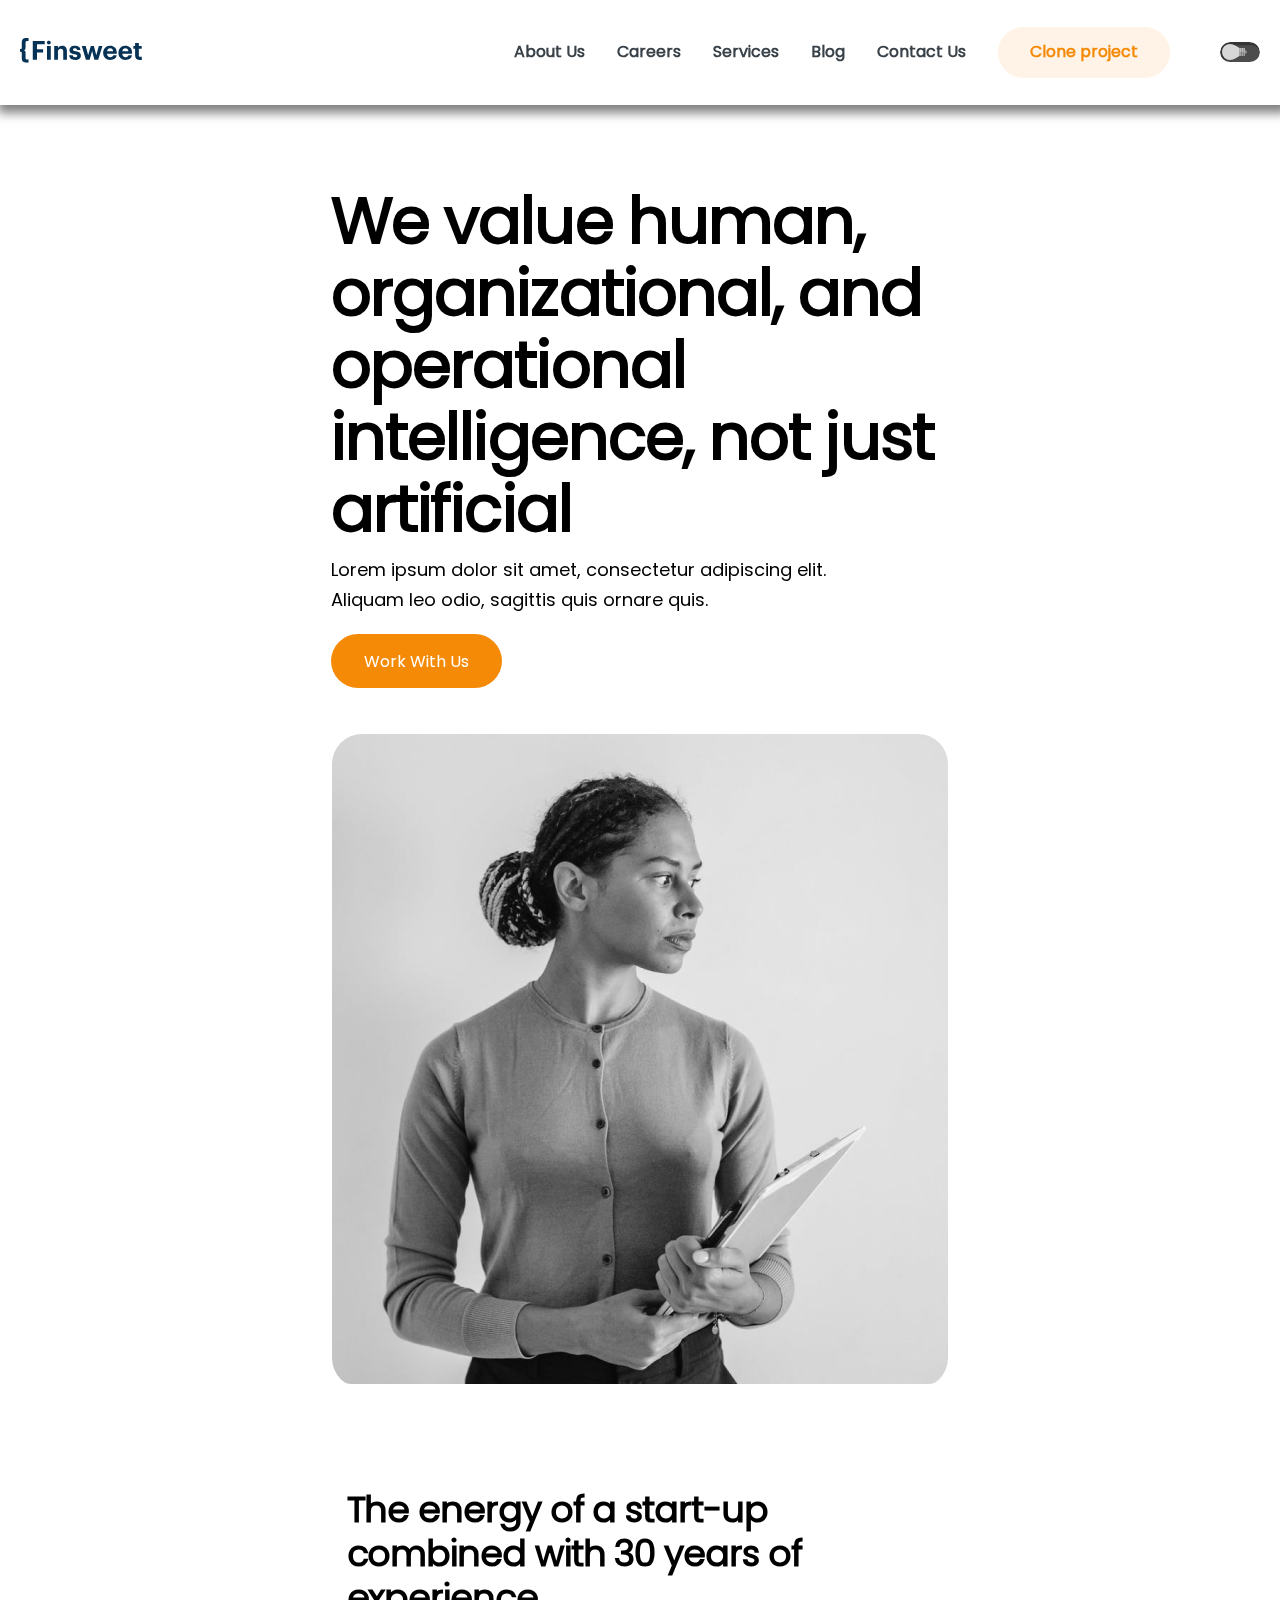
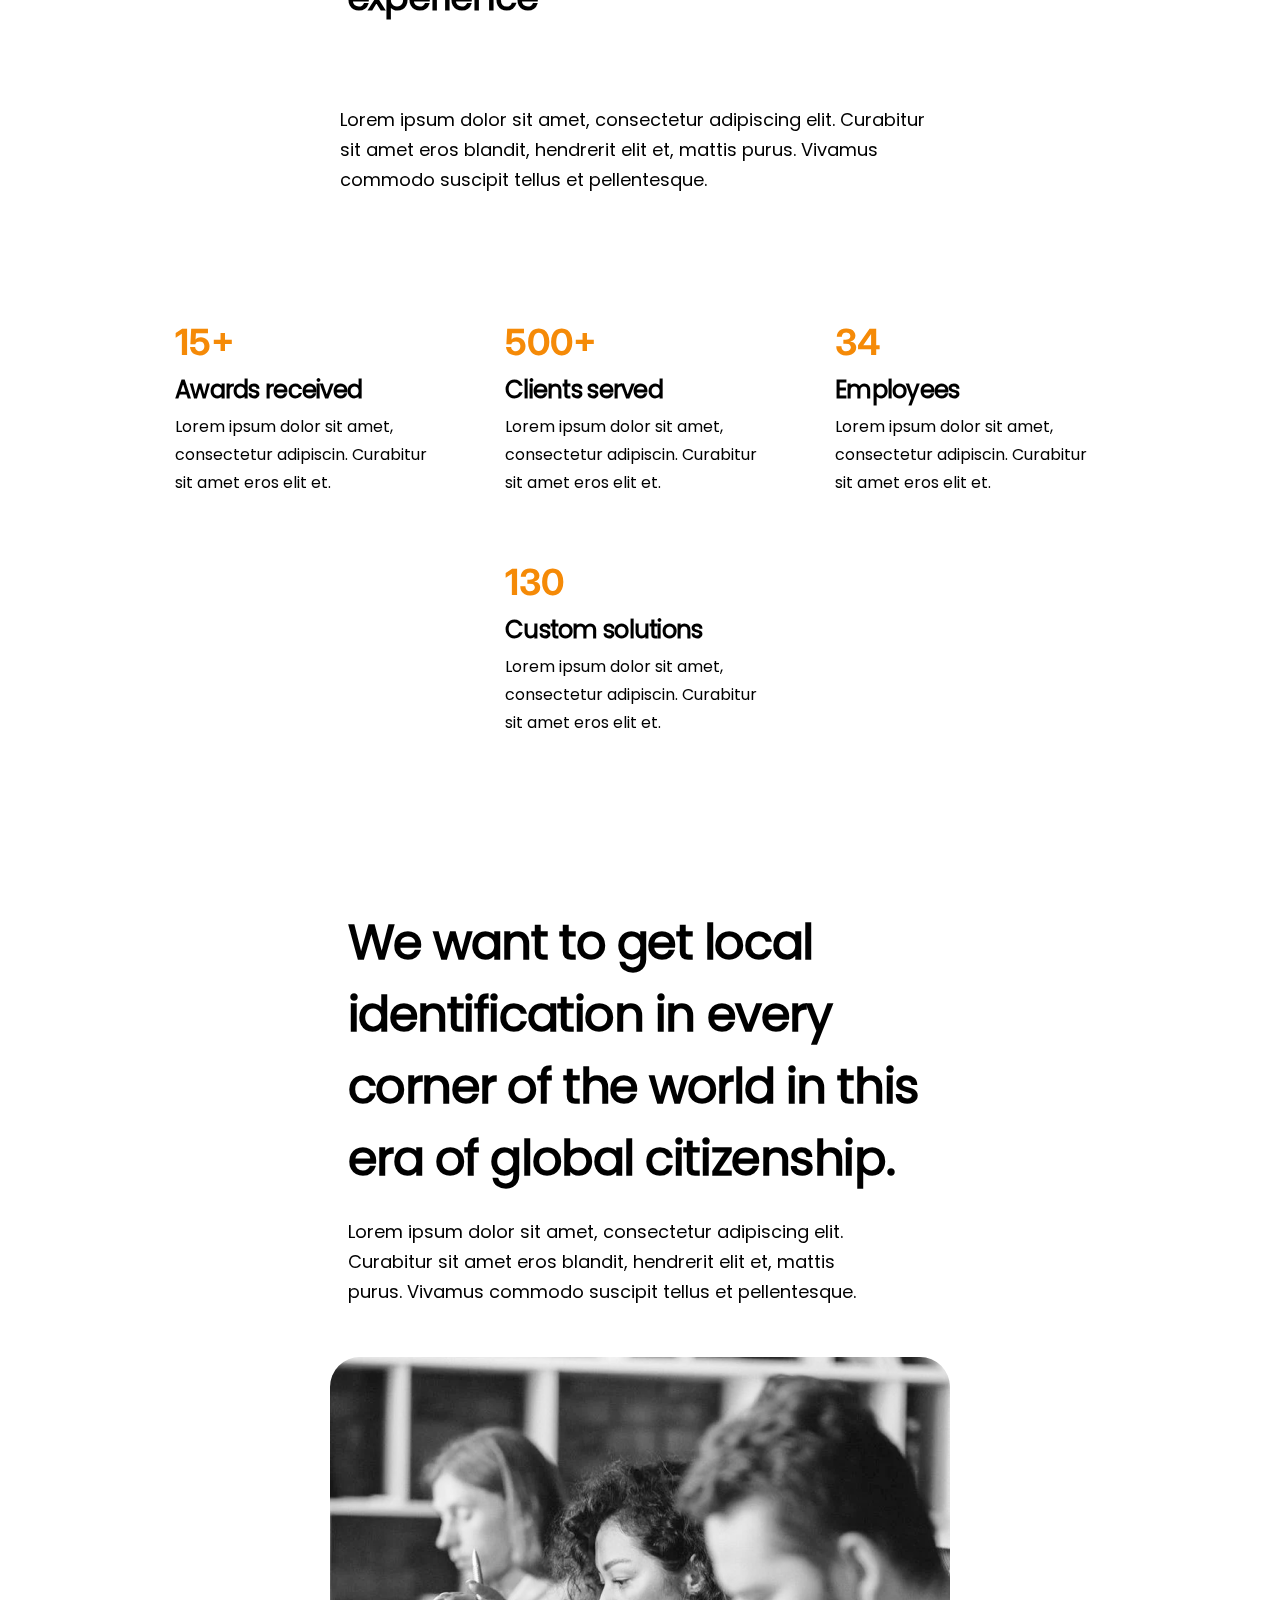
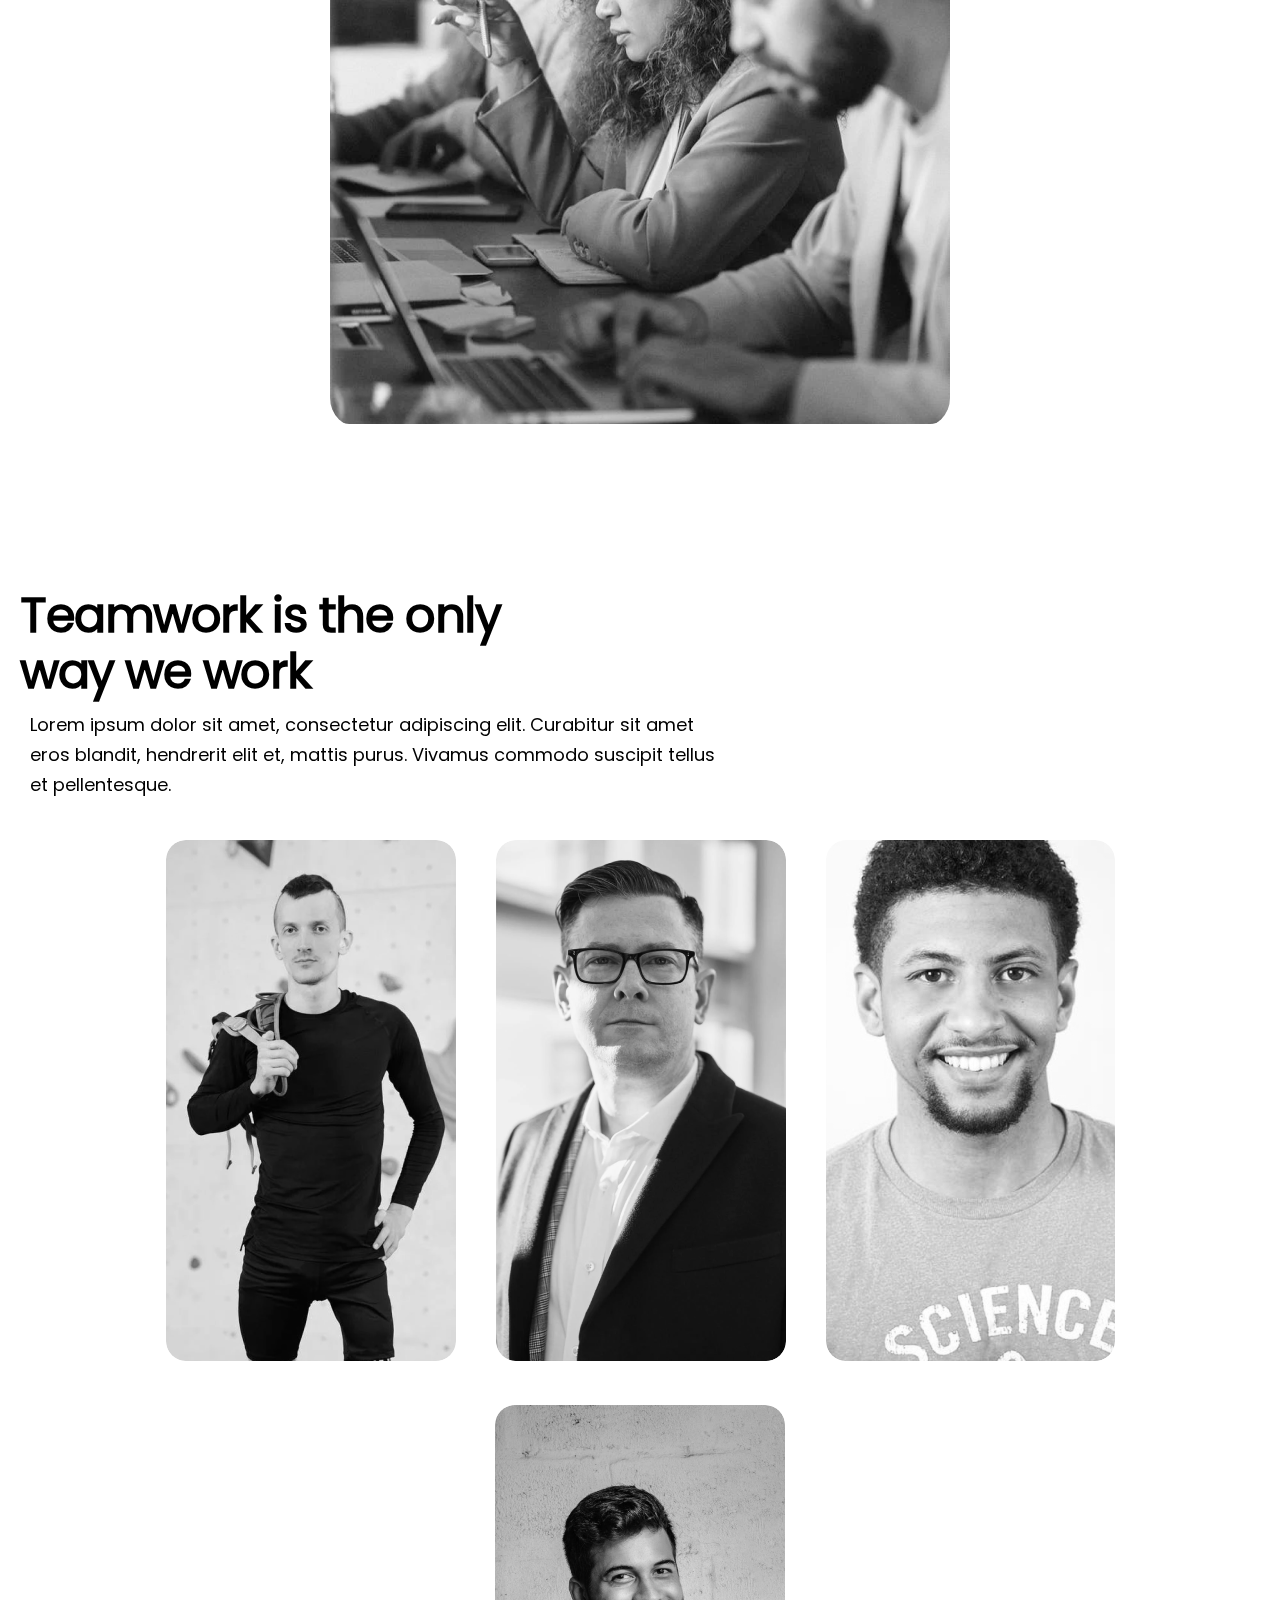
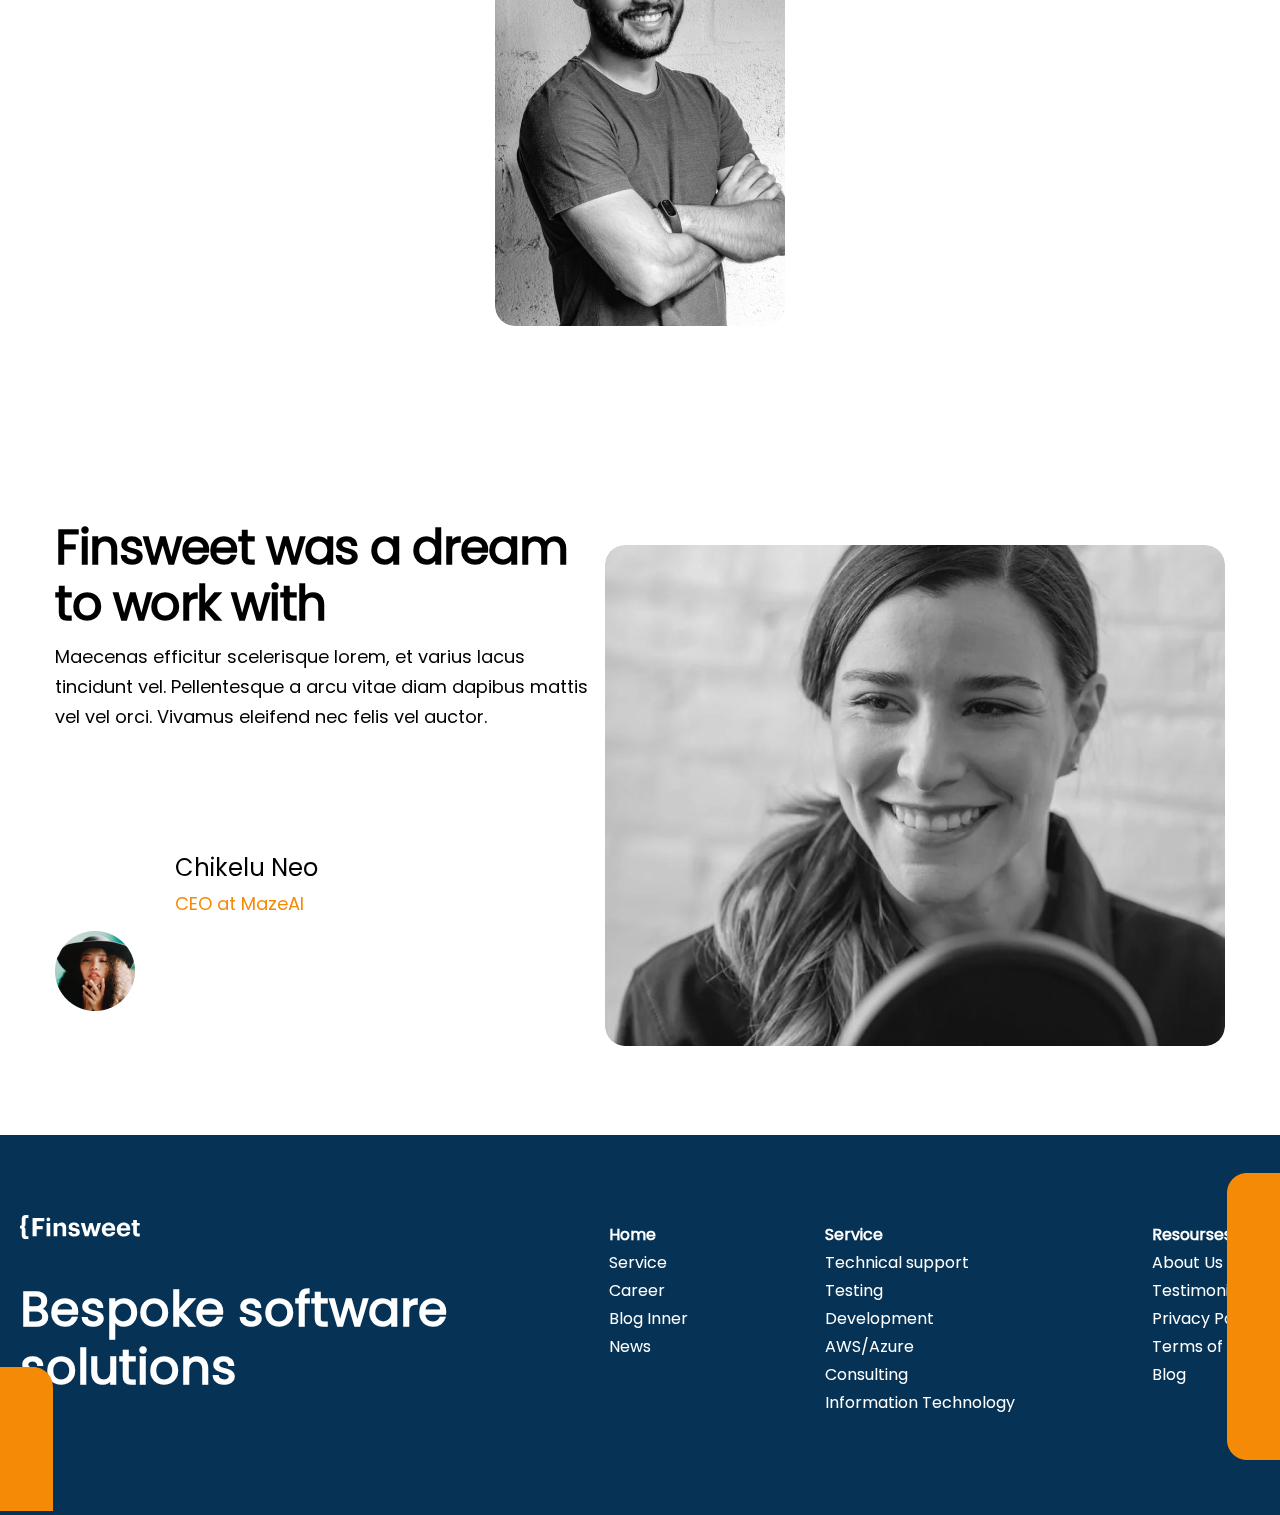
<file: pages/about.html>
<!DOCTYPE html>
<html lang="en">
  <head>
    <meta charset="UTF-8" />
    <meta name="viewport" content="width=device-width, initial-scale=1.0" />
    <title>About Us</title>
    <link rel="stylesheet" href="../scss/main.css" />
  </head>
  <body class="AllList">
    <header>
      <div class="container">
        <nav>
          <a href="../index.html" class="logo">
            <svg
              xmlns="http://www.w3.org/2000/svg"
              width="122"
              height="25"
              viewBox="0 0 122 25"
            >
              <g clip-path="url(#clip0_201_2)">
                <path
                  d="M121.784 18.8714V21.8905H119.251C116.549 21.8056 115.105 20.3462 115.105 17.6051V10.7097H113.336V8.06125H115.105V5.09619H118.842V8.03037H121.699V10.6711H118.842V17.2344C118.842 18.1224 119.019 18.8328 120.386 18.8328L121.784 18.8714Z"
                />
                <path
                  d="M98.4416 15.0029V14.8021C98.4011 13.914 98.5364 13.0267 98.8395 12.191C99.1427 11.3552 99.6078 10.5876 100.208 9.93193C100.809 9.2763 101.532 8.74561 102.338 8.37027C103.144 7.99493 104.016 7.78232 104.904 7.74463C105.082 7.74463 105.267 7.74463 105.445 7.74463C108.974 7.74463 112.07 9.79855 112.07 14.694V15.7364H102.264C102.364 17.9911 103.584 19.2651 105.638 19.2651C107.406 19.2651 108.232 18.493 108.472 17.3656H112.001C111.568 20.3075 109.221 21.9445 105.507 21.9445C101.43 21.9136 98.4416 19.3346 98.4416 15.0029ZM108.395 13.3736C108.263 11.3197 107.229 10.3313 105.43 10.3313C103.63 10.3313 102.596 11.4432 102.341 13.3736H108.395Z"
                />
                <path
                  d="M83.1838 15.0029V14.8021C83.1433 13.9153 83.278 13.0291 83.5802 12.1944C83.8824 11.3596 84.3462 10.5926 84.9449 9.9372C85.5437 9.28177 86.2658 8.75078 87.0699 8.37456C87.874 7.99835 88.7444 7.78429 89.6312 7.74463C89.8088 7.74463 89.9942 7.74463 90.1717 7.74463C93.7005 7.74463 96.8045 9.79855 96.8045 14.694V15.7364H87.0059C87.1063 17.9911 88.3263 19.2651 90.3802 19.2651C92.1485 19.2651 92.9747 18.493 93.214 17.3656H96.7428C96.3026 20.3075 93.9553 21.9445 90.2412 21.9445C86.172 21.9136 83.1838 19.3346 83.1838 15.0029ZM93.1368 13.3736C93.0055 11.3197 91.9709 10.3313 90.1717 10.3313C88.3726 10.3313 87.3688 11.4741 87.0831 13.3659L93.1368 13.3736Z"
                />
                <path
                  d="M61.7725 8.03027H65.7259L68.1427 17.188L70.7912 8.03027H73.8798L76.2735 17.188L78.8216 8.03027H82.443L78.1498 21.6356H74.4435L72.127 13.0956L69.6484 21.6356H65.8958L61.7725 8.03027Z"
                />
                <path
                  d="M49.209 17.358H52.7377C52.8999 18.5858 53.5099 19.2884 55.1314 19.2884C56.583 19.2884 57.2548 18.7402 57.2548 17.8059C57.2548 16.8716 56.4827 16.4778 54.506 16.1998C50.8846 15.6516 49.487 14.6092 49.487 11.953C49.487 9.11918 52.0814 7.71387 54.892 7.71387C57.9111 7.71387 60.189 8.81032 60.5133 11.9375H57.0309C57.0087 11.6958 56.9388 11.4608 56.8252 11.2462C56.7117 11.0317 56.5567 10.8417 56.3693 10.6873C56.1819 10.533 55.9658 10.4173 55.7335 10.3469C55.5011 10.2766 55.2571 10.2529 55.0156 10.2774H54.8997C53.6797 10.2774 52.9694 10.8488 52.9694 11.6827C52.9694 12.5167 53.6257 12.8796 55.6178 13.1653C58.9999 13.6749 60.8916 14.532 60.8916 17.443C60.8916 20.354 58.7528 21.9137 55.17 21.9137C51.5872 21.9137 49.3094 20.2999 49.209 17.358Z"
                />
                <path
                  d="M34.2139 8.03049H37.9511V10.1848C38.3723 9.39406 39.0117 8.74088 39.7933 8.30288C40.5748 7.86487 41.4657 7.66045 42.3601 7.7139C45.0085 7.7139 46.9312 9.3277 46.9312 13.0109V21.6667H43.2403V13.5514C43.2403 11.7059 42.5222 10.8257 40.8544 10.8257C40.5019 10.795 40.1467 10.8342 39.8094 10.9411C39.4721 11.048 39.1593 11.2205 38.8888 11.4487C38.6183 11.6768 38.3955 11.9561 38.2333 12.2706C38.0711 12.5851 37.9725 12.9285 37.9434 13.2811C37.9241 13.4453 37.9241 13.6111 37.9434 13.7753V21.6358H34.2139V8.03049Z"
                />
                <path
                  d="M27.0022 4.60972C26.9887 4.2371 27.086 3.86885 27.2819 3.55157C27.4777 3.2343 27.7633 2.98228 28.1025 2.82742C28.4417 2.67256 28.8192 2.62182 29.1872 2.68162C29.5553 2.74143 29.8973 2.90909 30.17 3.16339C30.4427 3.41768 30.6338 3.74717 30.7191 4.11014C30.8044 4.4731 30.7801 4.85323 30.6493 5.20238C30.5184 5.55153 30.287 5.85401 29.9841 6.07153C29.6813 6.28904 29.3207 6.4118 28.948 6.42428H28.8785C28.6473 6.43891 28.4154 6.40774 28.1961 6.33255C27.9769 6.25736 27.7747 6.13963 27.6011 5.98611C27.4275 5.83258 27.2859 5.6463 27.1845 5.43793C27.083 5.22956 27.0237 5.00321 27.0099 4.77187C27.0035 4.71807 27.0009 4.66388 27.0022 4.60972ZM27.0022 8.03035H30.778V21.6357H27.0177L27.0022 8.03035Z"
                />
                <path
                  d="M12.7715 3.04224H24.709V6.33932H16.9874V11.2579H23.1029V14.4315H16.9797V21.6357H12.7715V3.04224Z"
                />
                <path
                  d="M5.56722 9.12683C5.56722 10.2928 5.56722 11.7135 3.96114 12.2927C5.60582 12.8563 5.56722 14.0532 5.56722 15.3041V19.937C5.56722 20.8172 5.92241 21.35 6.55557 21.4813C6.6947 21.5282 6.84127 21.5491 6.98797 21.543H8.53228V24.6316H5.98418C3.2662 24.6316 1.76823 23.0873 1.76823 20.2227V14.7404C1.74895 14.4589 1.62485 14.1949 1.42043 14.0005C1.216 13.8061 0.946116 13.6954 0.664051 13.6903H0V10.98H0.664051C0.951744 10.9762 1.22693 10.8618 1.43252 10.6605C1.63812 10.4592 1.75833 10.1865 1.76823 9.89899V4.33949C1.76823 1.52114 3.23532 0 5.98418 0H8.55544V3.04228H7.01114C6.86426 3.0427 6.71835 3.06615 6.57873 3.11177C5.94557 3.27392 5.59038 3.79899 5.59038 4.65608L5.56722 9.12683Z"
                />
              </g>
              <defs>
                <clipPath id="clip0_201_2">
                  <rect width="122" height="24.7089" />
                </clipPath>
              </defs>
            </svg>
          </a>

          <div class="nav_items">
            <div class="nav-items">
              <a class="item-link" href="#">About Us</a>
              <a class="item-link" href="./careers-1.html">Careers</a>
              <a class="item-link" href="./services.html">Services</a>
              <a class="item-link" href="./blog.html">Blog</a>
              <a class="item-link" href="./contact.html">Contact us</a>
              <a class="clone" href="./careers-2.html">Clone project </a>
            </div>
            <div class="nav-btn">
              <button id="dark-light">
                <input type="checkbox" class="l" />
              </button>
              <div class="burger_menu" id="burger_menu">
                <span class="burger_menu_top"></span>
                <span class="burger_menu_center"></span>
                <span class="burger_menu_bottom"></span>
              </div>
            </div>
          </div>
        </nav>
      </div>
    </header>
 <section class="all">
  <div class="container">
    <div class="all-list">
      <div class="all-row">
        <h1>We value human, organizational, and operational intelligence, not just artificial</h1>
        <p>Lorem ipsum dolor sit amet, consectetur adipiscing elit. Aliquam leo odio, sagittis quis ornare quis.</p>
        <button class="btn">
          Work With Us
        </button>
      </div>
      <div class="img">
        <div class="list"></div>
        <img src="../images/Ulug`bek/Image.png" alt="">
      </div>
    </div>
  </div>
 </section>


 <section class="hammasi">
  <div class="container">
    <div class="hammasi-all">
      <div class="hammasi-col">
        <h1>The energy of a start-up combined with 30 years of experience</h1>
      
      </div>
      <div class="text">
        <p>Lorem ipsum dolor sit amet, consectetur adipiscing elit. Curabitur sit amet eros blandit, hendrerit elit et, mattis purus. Vivamus commodo suscipit tellus et pellentesque.</p>
      </div>

    </div>
    <div class="column">
      <div class="column-all">
        <h2>15+</h2>
        <h1>Awards received</h1>
        <p>Lorem ipsum dolor sit amet, consectetur adipiscin. Curabitur sit amet eros elit et.</p>
      </div>
      <div class="column-all">
        <h2>500+</h2>
        <h1>Clients served</h1>
        <p>Lorem ipsum dolor sit amet, consectetur adipiscin. Curabitur sit amet eros elit et.</p>
        
      </div>
      <div class="column-all">
        <h2>34</h2>
        <h1>Employees</h1>
        <p>Lorem ipsum dolor sit amet, consectetur adipiscin. Curabitur sit amet eros elit et.</p>
        
      </div>
      <div class="column-all">
        <h2>130</h2>
        <h1>Custom solutions</h1>
        <p>Lorem ipsum dolor sit amet, consectetur adipiscin. Curabitur sit amet eros elit et.</p>
        
      </div>
    </div>
  </div>
 </section>



 <section class="content">
  <div class="container">
    <div class="all-list">
      <div class="all-row">
        <h1>We want to get local identification in every corner of the world in this era of global citizenship.</h1>
        <p>Lorem ipsum dolor sit amet, consectetur adipiscing elit. Curabitur sit amet eros blandit, hendrerit elit et, mattis purus. Vivamus commodo suscipit tellus et pellentesque.</p>

      </div>
      <div class="img">
        <div class="list"></div>
        <img src="../images/Ulug`bek/Image (1).png" alt="">
      </div>
    </div>
  </div>
 </section>


 <section class="box">
  <div class="container">
    <h1>Teamwork is the only way we work</h1>
    <p>Lorem ipsum dolor sit amet, consectetur adipiscing elit. Curabitur sit amet eros blandit, hendrerit elit et, mattis purus. Vivamus commodo suscipit tellus et pellentesque.</p>

    <div class="box-all">
      <div class="box-col">
        <img src="../images/Ulug`bek/Image 1.png" alt="">
      </div>
      <div class="box-col">
        <img src="../images/Ulug`bek/Image 2.png" alt="">
      </div>
      <div class="box-col">
        <img src="../images/Ulug`bek/Image 3.jpg" alt="">
      </div>
      <div class="box-col">
        <img src="../images/Ulug`bek/Image 4.png" alt="">
      </div>
    </div>
  </div>
 </section>


 <section class="class">
  <div class="container">
    <div class="all-list">
      <div class="all-row">
        <h1>Finsweet was a dream to work with</h1>
        <p>Maecenas efficitur scelerisque lorem, et varius lacus tincidunt vel. Pellentesque a arcu vitae diam dapibus mattis vel vel orci. Vivamus eleifend nec felis vel auctor.</p>
       <div class="logo">
        <div class="rasm">
          <img src="../images/Ulug`bek/Image.jpg" alt="">
        </div>
        <div class="text1">
          <h4>Chikelu Neo</h4>
          <h5>CEO at MazeAI</h5>
        </div>
       </div>
      </div>
      <div class="img">
        <img src="../images/Ulug`bek/Image (2).png" alt="">
      </div>
    </div>
  </div>
 </section>

    <footer>
      <img class="right" src="../images/Shape Right.png" alt="right" />
      <div class="container">
        <div class="footer-content">
          <div class="footer__cards">
            <div class="footer__card">
              <div class="svg">
                <a href="../index.html" class="logo">
                  <svg
                    xmlns="http://www.w3.org/2000/svg"
                    width="120"
                    height="25"
                    viewBox="0 0 120 25"
                  >
                    <g clip-path="url(#clip0_201_278)">
                      <path
                        d="M119.787 18.5621V21.5317H117.296C114.638 21.4481 113.218 20.0127 113.218 17.3165V10.5342H111.479V7.92915H113.218V5.0127H116.894V7.89877H119.704V10.4962H116.894V16.9519C116.894 17.8254 117.068 18.5241 118.413 18.5241L119.787 18.5621Z"
                      />
                      <path
                        d="M96.8282 14.7569V14.5594C96.7884 13.6859 96.9214 12.8131 97.2196 11.9911C97.5178 11.1691 97.9753 10.414 98.5658 9.76912C99.1564 9.12424 99.8684 8.60225 100.661 8.23306C101.454 7.86387 102.311 7.65475 103.185 7.61768C103.36 7.61768 103.542 7.61768 103.717 7.61768C107.188 7.61768 110.233 9.63793 110.233 14.4531V15.4784H100.588C100.686 17.6962 101.886 18.9493 103.907 18.9493C105.646 18.9493 106.459 18.1898 106.694 17.081H110.165C109.74 19.9746 107.431 21.5848 103.778 21.5848C99.7674 21.5544 96.8282 19.0177 96.8282 14.7569ZM106.618 13.1544C106.489 11.1341 105.471 10.162 103.702 10.162C101.932 10.162 100.914 11.2557 100.664 13.1544H106.618Z"
                      />
                      <path
                        d="M81.8204 14.7569V14.5594C81.7806 13.6871 81.9131 12.8156 82.2103 11.9945C82.5076 11.1734 82.9637 10.419 83.5527 9.77431C84.1416 9.12962 84.8519 8.60733 85.6428 8.23728C86.4337 7.86723 87.2898 7.65669 88.1622 7.61768C88.3368 7.61768 88.5191 7.61768 88.6938 7.61768C92.1647 7.61768 95.2178 9.63793 95.2178 14.4531V15.4784H85.5799C85.6786 17.6962 86.8786 18.9493 88.8989 18.9493C90.6381 18.9493 91.4508 18.1898 91.6862 17.081H95.1571C94.7242 19.9746 92.4153 21.5848 88.7622 21.5848C84.7596 21.5544 81.8204 19.0177 81.8204 14.7569ZM91.6103 13.1544C91.4811 11.1341 90.4634 10.162 88.6938 10.162C86.9242 10.162 85.9368 11.286 85.6558 13.1468L91.6103 13.1544Z"
                      />
                      <path
                        d="M60.7598 7.89868H64.6484L67.0256 16.9063L69.6306 7.89868H72.6686L75.0231 16.9063L77.5294 7.89868H81.0914L76.8686 21.281H73.2231L70.9446 12.881L68.5066 21.281H64.8155L60.7598 7.89868Z"
                      />
                      <path
                        d="M48.4023 17.0735H51.8732C52.0327 18.2811 52.6327 18.9722 54.2277 18.9722C55.6555 18.9722 56.3163 18.433 56.3163 17.514C56.3163 16.595 55.5568 16.2077 53.6125 15.9342C50.0504 15.395 48.6758 14.3697 48.6758 11.757C48.6758 8.96968 51.2277 7.5874 53.9922 7.5874C56.9618 7.5874 59.2023 8.66588 59.5213 11.7418H56.096C56.0742 11.504 56.0054 11.2729 55.8937 11.0619C55.782 10.8508 55.6296 10.6639 55.4453 10.5121C55.261 10.3603 55.0484 10.2465 54.8199 10.1773C54.5913 10.1081 54.3513 10.0848 54.1137 10.1089H53.9998C52.7998 10.1089 52.1011 10.6709 52.1011 11.4912C52.1011 12.3115 52.7466 12.6684 54.7061 12.9494C58.0327 13.4507 59.8935 14.2937 59.8935 17.157C59.8935 20.0203 57.7897 21.5545 54.2656 21.5545C50.7416 21.5545 48.5011 19.9671 48.4023 17.0735Z"
                      />
                      <path
                        d="M33.6533 7.8987H37.3293V10.0177C37.7436 9.23991 38.3725 8.59744 39.1413 8.16662C39.91 7.73579 40.7863 7.53472 41.666 7.5873C44.271 7.5873 46.1622 9.17465 46.1622 12.7974V21.3114H42.5318V13.3291C42.5318 11.5139 41.8255 10.6481 40.185 10.6481C39.8382 10.6179 39.4889 10.6565 39.1572 10.7616C38.8254 10.8668 38.5176 11.0364 38.2516 11.2608C37.9855 11.4852 37.7664 11.76 37.6069 12.0693C37.4473 12.3786 37.3504 12.7164 37.3217 13.0633C37.3027 13.2247 37.3027 13.3879 37.3217 13.5493V21.281H33.6533V7.8987Z"
                      />
                      <path
                        d="M26.5598 4.53425C26.5465 4.16775 26.6422 3.80553 26.8349 3.49346C27.0275 3.18138 27.3085 2.9335 27.6421 2.78117C27.9757 2.62885 28.347 2.57894 28.709 2.63777C29.071 2.69659 29.4074 2.86151 29.6756 3.11163C29.9439 3.36176 30.1318 3.68585 30.2157 4.04286C30.2997 4.39988 30.2758 4.77377 30.1471 5.1172C30.0184 5.46063 29.7907 5.75815 29.4928 5.9721C29.1949 6.18605 28.8403 6.3068 28.4737 6.31906H28.4054C28.1779 6.33346 27.9498 6.3028 27.7342 6.22884C27.5185 6.15489 27.3196 6.03908 27.1489 5.88808C26.9781 5.73707 26.8389 5.55384 26.7391 5.34889C26.6393 5.14393 26.581 4.9213 26.5674 4.69375C26.5611 4.64083 26.5586 4.58753 26.5598 4.53425ZM26.5598 7.89881H30.2737V21.2811H26.575L26.5598 7.89881Z"
                      />
                      <path
                        d="M12.5625 2.99243H24.3043V6.23547H16.7093V11.0734H22.7245V14.195H16.7017V21.281H12.5625V2.99243Z"
                      />
                      <path
                        d="M5.47595 8.97721C5.47595 10.1241 5.47595 11.5215 3.8962 12.0911C5.51393 12.6456 5.47595 13.8228 5.47595 15.0532V19.6101C5.47595 20.4759 5.82532 21 6.4481 21.1291C6.58495 21.1753 6.72912 21.1959 6.87342 21.1899H8.39241V24.2278H5.88608C3.21266 24.2278 1.73924 22.7089 1.73924 19.8911V14.4987C1.72028 14.2219 1.59821 13.9622 1.39714 13.771C1.19607 13.5798 0.930606 13.4709 0.653165 13.4658H0V10.8H0.653165C0.936141 10.7963 1.20682 10.6837 1.40904 10.4858C1.61126 10.2878 1.72951 10.0195 1.73924 9.73671V4.26835C1.73924 1.4962 3.18228 0 5.88608 0H8.41519V2.9924H6.8962C6.75173 2.99282 6.60822 3.01589 6.47089 3.06076C5.8481 3.22025 5.49873 3.73671 5.49873 4.57975L5.47595 8.97721Z"
                      />
                    </g>
                    <defs>
                      <clipPath id="clip0_201_278">
                        <rect width="120" height="24.3038" />
                      </clipPath>
                    </defs>
                  </svg>
                </a>
              </div>
              <h5>Bespoke software solutions</h5>
            </div>
            <div class="footer__card">
              <h6><a href="../index.html">Home</a></h6>
              <a href="./services.html">Service</a>
              <a href="./careers-1.html">Career</a>
              <a href="./blog-inner.html"> Blog Inner</a>
              <a href="#">News</a>
            </div>
            <div class="footer__card">
              <h6>Service</h6>
              <a href="#">Technical support</a>
              <a href="#">Testing</a>
              <a href="#">Development</a>
              <a href="#">AWS/Azure </a>
              <a href="#">Consulting </a>
              <a href="#">Information Technology </a>
            </div>
            <div class="footer__card">
              <h6>Resourses</h6>
              <a href="#">About Us</a>
              <a href="#">Testimonial</a>
              <a href="./privacy.html">Privacy Policy</a>
              <a href="#">Terms of use</a>
              <a href="./blog.html">Blog</a>
            </div>
          </div>
        </div>
      </div>
      <img class="left" src="../images/Shape Left.svg" alt="left" />
    </footer>

    <script src="../js/main.js"></script>
  </body>
</html>
</file>
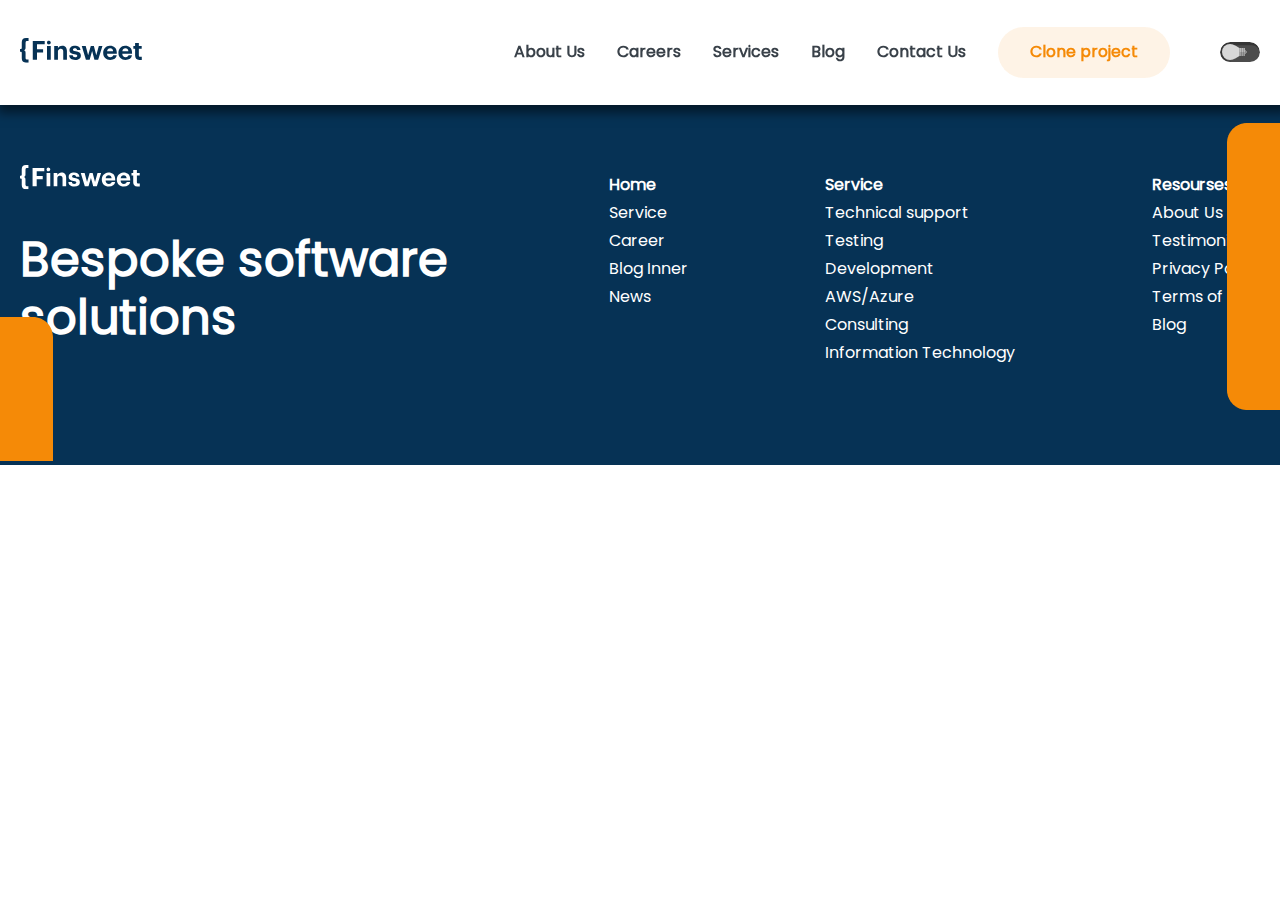
<file: pages/blog.html>
<!DOCTYPE html>
<html lang="en">
  <head>
    <meta charset="UTF-8" />
    <meta name="viewport" content="width=device-width, initial-scale=1.0" />
    <title>Blog</title>
    <link rel="stylesheet" href="../scss/main.css" />
  </head>
  <body>
    <header>
      <div class="container">
        <nav>
          <a href="../index.html" class="logo">
            <svg
              xmlns="http://www.w3.org/2000/svg"
              width="122"
              height="25"
              viewBox="0 0 122 25"
            >
              <g clip-path="url(#clip0_201_2)">
                <path
                  d="M121.784 18.8714V21.8905H119.251C116.549 21.8056 115.105 20.3462 115.105 17.6051V10.7097H113.336V8.06125H115.105V5.09619H118.842V8.03037H121.699V10.6711H118.842V17.2344C118.842 18.1224 119.019 18.8328 120.386 18.8328L121.784 18.8714Z"
                />
                <path
                  d="M98.4416 15.0029V14.8021C98.4011 13.914 98.5364 13.0267 98.8395 12.191C99.1427 11.3552 99.6078 10.5876 100.208 9.93193C100.809 9.2763 101.532 8.74561 102.338 8.37027C103.144 7.99493 104.016 7.78232 104.904 7.74463C105.082 7.74463 105.267 7.74463 105.445 7.74463C108.974 7.74463 112.07 9.79855 112.07 14.694V15.7364H102.264C102.364 17.9911 103.584 19.2651 105.638 19.2651C107.406 19.2651 108.232 18.493 108.472 17.3656H112.001C111.568 20.3075 109.221 21.9445 105.507 21.9445C101.43 21.9136 98.4416 19.3346 98.4416 15.0029ZM108.395 13.3736C108.263 11.3197 107.229 10.3313 105.43 10.3313C103.63 10.3313 102.596 11.4432 102.341 13.3736H108.395Z"
                />
                <path
                  d="M83.1838 15.0029V14.8021C83.1433 13.9153 83.278 13.0291 83.5802 12.1944C83.8824 11.3596 84.3462 10.5926 84.9449 9.9372C85.5437 9.28177 86.2658 8.75078 87.0699 8.37456C87.874 7.99835 88.7444 7.78429 89.6312 7.74463C89.8088 7.74463 89.9942 7.74463 90.1717 7.74463C93.7005 7.74463 96.8045 9.79855 96.8045 14.694V15.7364H87.0059C87.1063 17.9911 88.3263 19.2651 90.3802 19.2651C92.1485 19.2651 92.9747 18.493 93.214 17.3656H96.7428C96.3026 20.3075 93.9553 21.9445 90.2412 21.9445C86.172 21.9136 83.1838 19.3346 83.1838 15.0029ZM93.1368 13.3736C93.0055 11.3197 91.9709 10.3313 90.1717 10.3313C88.3726 10.3313 87.3688 11.4741 87.0831 13.3659L93.1368 13.3736Z"
                />
                <path
                  d="M61.7725 8.03027H65.7259L68.1427 17.188L70.7912 8.03027H73.8798L76.2735 17.188L78.8216 8.03027H82.443L78.1498 21.6356H74.4435L72.127 13.0956L69.6484 21.6356H65.8958L61.7725 8.03027Z"
                />
                <path
                  d="M49.209 17.358H52.7377C52.8999 18.5858 53.5099 19.2884 55.1314 19.2884C56.583 19.2884 57.2548 18.7402 57.2548 17.8059C57.2548 16.8716 56.4827 16.4778 54.506 16.1998C50.8846 15.6516 49.487 14.6092 49.487 11.953C49.487 9.11918 52.0814 7.71387 54.892 7.71387C57.9111 7.71387 60.189 8.81032 60.5133 11.9375H57.0309C57.0087 11.6958 56.9388 11.4608 56.8252 11.2462C56.7117 11.0317 56.5567 10.8417 56.3693 10.6873C56.1819 10.533 55.9658 10.4173 55.7335 10.3469C55.5011 10.2766 55.2571 10.2529 55.0156 10.2774H54.8997C53.6797 10.2774 52.9694 10.8488 52.9694 11.6827C52.9694 12.5167 53.6257 12.8796 55.6178 13.1653C58.9999 13.6749 60.8916 14.532 60.8916 17.443C60.8916 20.354 58.7528 21.9137 55.17 21.9137C51.5872 21.9137 49.3094 20.2999 49.209 17.358Z"
                />
                <path
                  d="M34.2139 8.03049H37.9511V10.1848C38.3723 9.39406 39.0117 8.74088 39.7933 8.30288C40.5748 7.86487 41.4657 7.66045 42.3601 7.7139C45.0085 7.7139 46.9312 9.3277 46.9312 13.0109V21.6667H43.2403V13.5514C43.2403 11.7059 42.5222 10.8257 40.8544 10.8257C40.5019 10.795 40.1467 10.8342 39.8094 10.9411C39.4721 11.048 39.1593 11.2205 38.8888 11.4487C38.6183 11.6768 38.3955 11.9561 38.2333 12.2706C38.0711 12.5851 37.9725 12.9285 37.9434 13.2811C37.9241 13.4453 37.9241 13.6111 37.9434 13.7753V21.6358H34.2139V8.03049Z"
                />
                <path
                  d="M27.0022 4.60972C26.9887 4.2371 27.086 3.86885 27.2819 3.55157C27.4777 3.2343 27.7633 2.98228 28.1025 2.82742C28.4417 2.67256 28.8192 2.62182 29.1872 2.68162C29.5553 2.74143 29.8973 2.90909 30.17 3.16339C30.4427 3.41768 30.6338 3.74717 30.7191 4.11014C30.8044 4.4731 30.7801 4.85323 30.6493 5.20238C30.5184 5.55153 30.287 5.85401 29.9841 6.07153C29.6813 6.28904 29.3207 6.4118 28.948 6.42428H28.8785C28.6473 6.43891 28.4154 6.40774 28.1961 6.33255C27.9769 6.25736 27.7747 6.13963 27.6011 5.98611C27.4275 5.83258 27.2859 5.6463 27.1845 5.43793C27.083 5.22956 27.0237 5.00321 27.0099 4.77187C27.0035 4.71807 27.0009 4.66388 27.0022 4.60972ZM27.0022 8.03035H30.778V21.6357H27.0177L27.0022 8.03035Z"
                />
                <path
                  d="M12.7715 3.04224H24.709V6.33932H16.9874V11.2579H23.1029V14.4315H16.9797V21.6357H12.7715V3.04224Z"
                />
                <path
                  d="M5.56722 9.12683C5.56722 10.2928 5.56722 11.7135 3.96114 12.2927C5.60582 12.8563 5.56722 14.0532 5.56722 15.3041V19.937C5.56722 20.8172 5.92241 21.35 6.55557 21.4813C6.6947 21.5282 6.84127 21.5491 6.98797 21.543H8.53228V24.6316H5.98418C3.2662 24.6316 1.76823 23.0873 1.76823 20.2227V14.7404C1.74895 14.4589 1.62485 14.1949 1.42043 14.0005C1.216 13.8061 0.946116 13.6954 0.664051 13.6903H0V10.98H0.664051C0.951744 10.9762 1.22693 10.8618 1.43252 10.6605C1.63812 10.4592 1.75833 10.1865 1.76823 9.89899V4.33949C1.76823 1.52114 3.23532 0 5.98418 0H8.55544V3.04228H7.01114C6.86426 3.0427 6.71835 3.06615 6.57873 3.11177C5.94557 3.27392 5.59038 3.79899 5.59038 4.65608L5.56722 9.12683Z"
                />
              </g>
              <defs>
                <clipPath id="clip0_201_2">
                  <rect width="122" height="24.7089" />
                </clipPath>
              </defs>
            </svg>
          </a>

          <div class="nav_items">
            <div class="nav-items">
              <a class="item-link" href="./about.html">About Us</a>
              <a class="item-link" href="./careers-1.html">Careers</a>
              <a class="item-link" href="./services.html">Services</a>
              <a class="item-link" href="#">Blog</a>
              <a class="item-link" href="./contact.html">Contact us</a>
              <a class="clone" href="./careers-2.html">Clone project </a>
            </div>
            <div class="nav-btn">
              <button id="dark-light">
                <input type="checkbox" class="l" />
              </button>
              <div class="burger_menu" id="burger_menu">
                <span class="burger_menu_top"></span>
                <span class="burger_menu_center"></span>
                <span class="burger_menu_bottom"></span>
              </div>
            </div>
          </div>
        </nav>
      </div>
    </header>

    <footer>
      <img class="right" src="../images/Shape Right.png" alt="right" />
      <div class="container">
        <div class="footer-content">
          <div class="footer__cards">
            <div class="footer__card">
              <div class="svg">
                <a href="../index.html" class="logo">
                  <svg
                    xmlns="http://www.w3.org/2000/svg"
                    width="120"
                    height="25"
                    viewBox="0 0 120 25"
                  >
                    <g clip-path="url(#clip0_201_278)">
                      <path
                        d="M119.787 18.5621V21.5317H117.296C114.638 21.4481 113.218 20.0127 113.218 17.3165V10.5342H111.479V7.92915H113.218V5.0127H116.894V7.89877H119.704V10.4962H116.894V16.9519C116.894 17.8254 117.068 18.5241 118.413 18.5241L119.787 18.5621Z"
                      />
                      <path
                        d="M96.8282 14.7569V14.5594C96.7884 13.6859 96.9214 12.8131 97.2196 11.9911C97.5178 11.1691 97.9753 10.414 98.5658 9.76912C99.1564 9.12424 99.8684 8.60225 100.661 8.23306C101.454 7.86387 102.311 7.65475 103.185 7.61768C103.36 7.61768 103.542 7.61768 103.717 7.61768C107.188 7.61768 110.233 9.63793 110.233 14.4531V15.4784H100.588C100.686 17.6962 101.886 18.9493 103.907 18.9493C105.646 18.9493 106.459 18.1898 106.694 17.081H110.165C109.74 19.9746 107.431 21.5848 103.778 21.5848C99.7674 21.5544 96.8282 19.0177 96.8282 14.7569ZM106.618 13.1544C106.489 11.1341 105.471 10.162 103.702 10.162C101.932 10.162 100.914 11.2557 100.664 13.1544H106.618Z"
                      />
                      <path
                        d="M81.8204 14.7569V14.5594C81.7806 13.6871 81.9131 12.8156 82.2103 11.9945C82.5076 11.1734 82.9637 10.419 83.5527 9.77431C84.1416 9.12962 84.8519 8.60733 85.6428 8.23728C86.4337 7.86723 87.2898 7.65669 88.1622 7.61768C88.3368 7.61768 88.5191 7.61768 88.6938 7.61768C92.1647 7.61768 95.2178 9.63793 95.2178 14.4531V15.4784H85.5799C85.6786 17.6962 86.8786 18.9493 88.8989 18.9493C90.6381 18.9493 91.4508 18.1898 91.6862 17.081H95.1571C94.7242 19.9746 92.4153 21.5848 88.7622 21.5848C84.7596 21.5544 81.8204 19.0177 81.8204 14.7569ZM91.6103 13.1544C91.4811 11.1341 90.4634 10.162 88.6938 10.162C86.9242 10.162 85.9368 11.286 85.6558 13.1468L91.6103 13.1544Z"
                      />
                      <path
                        d="M60.7598 7.89868H64.6484L67.0256 16.9063L69.6306 7.89868H72.6686L75.0231 16.9063L77.5294 7.89868H81.0914L76.8686 21.281H73.2231L70.9446 12.881L68.5066 21.281H64.8155L60.7598 7.89868Z"
                      />
                      <path
                        d="M48.4023 17.0735H51.8732C52.0327 18.2811 52.6327 18.9722 54.2277 18.9722C55.6555 18.9722 56.3163 18.433 56.3163 17.514C56.3163 16.595 55.5568 16.2077 53.6125 15.9342C50.0504 15.395 48.6758 14.3697 48.6758 11.757C48.6758 8.96968 51.2277 7.5874 53.9922 7.5874C56.9618 7.5874 59.2023 8.66588 59.5213 11.7418H56.096C56.0742 11.504 56.0054 11.2729 55.8937 11.0619C55.782 10.8508 55.6296 10.6639 55.4453 10.5121C55.261 10.3603 55.0484 10.2465 54.8199 10.1773C54.5913 10.1081 54.3513 10.0848 54.1137 10.1089H53.9998C52.7998 10.1089 52.1011 10.6709 52.1011 11.4912C52.1011 12.3115 52.7466 12.6684 54.7061 12.9494C58.0327 13.4507 59.8935 14.2937 59.8935 17.157C59.8935 20.0203 57.7897 21.5545 54.2656 21.5545C50.7416 21.5545 48.5011 19.9671 48.4023 17.0735Z"
                      />
                      <path
                        d="M33.6533 7.8987H37.3293V10.0177C37.7436 9.23991 38.3725 8.59744 39.1413 8.16662C39.91 7.73579 40.7863 7.53472 41.666 7.5873C44.271 7.5873 46.1622 9.17465 46.1622 12.7974V21.3114H42.5318V13.3291C42.5318 11.5139 41.8255 10.6481 40.185 10.6481C39.8382 10.6179 39.4889 10.6565 39.1572 10.7616C38.8254 10.8668 38.5176 11.0364 38.2516 11.2608C37.9855 11.4852 37.7664 11.76 37.6069 12.0693C37.4473 12.3786 37.3504 12.7164 37.3217 13.0633C37.3027 13.2247 37.3027 13.3879 37.3217 13.5493V21.281H33.6533V7.8987Z"
                      />
                      <path
                        d="M26.5598 4.53425C26.5465 4.16775 26.6422 3.80553 26.8349 3.49346C27.0275 3.18138 27.3085 2.9335 27.6421 2.78117C27.9757 2.62885 28.347 2.57894 28.709 2.63777C29.071 2.69659 29.4074 2.86151 29.6756 3.11163C29.9439 3.36176 30.1318 3.68585 30.2157 4.04286C30.2997 4.39988 30.2758 4.77377 30.1471 5.1172C30.0184 5.46063 29.7907 5.75815 29.4928 5.9721C29.1949 6.18605 28.8403 6.3068 28.4737 6.31906H28.4054C28.1779 6.33346 27.9498 6.3028 27.7342 6.22884C27.5185 6.15489 27.3196 6.03908 27.1489 5.88808C26.9781 5.73707 26.8389 5.55384 26.7391 5.34889C26.6393 5.14393 26.581 4.9213 26.5674 4.69375C26.5611 4.64083 26.5586 4.58753 26.5598 4.53425ZM26.5598 7.89881H30.2737V21.2811H26.575L26.5598 7.89881Z"
                      />
                      <path
                        d="M12.5625 2.99243H24.3043V6.23547H16.7093V11.0734H22.7245V14.195H16.7017V21.281H12.5625V2.99243Z"
                      />
                      <path
                        d="M5.47595 8.97721C5.47595 10.1241 5.47595 11.5215 3.8962 12.0911C5.51393 12.6456 5.47595 13.8228 5.47595 15.0532V19.6101C5.47595 20.4759 5.82532 21 6.4481 21.1291C6.58495 21.1753 6.72912 21.1959 6.87342 21.1899H8.39241V24.2278H5.88608C3.21266 24.2278 1.73924 22.7089 1.73924 19.8911V14.4987C1.72028 14.2219 1.59821 13.9622 1.39714 13.771C1.19607 13.5798 0.930606 13.4709 0.653165 13.4658H0V10.8H0.653165C0.936141 10.7963 1.20682 10.6837 1.40904 10.4858C1.61126 10.2878 1.72951 10.0195 1.73924 9.73671V4.26835C1.73924 1.4962 3.18228 0 5.88608 0H8.41519V2.9924H6.8962C6.75173 2.99282 6.60822 3.01589 6.47089 3.06076C5.8481 3.22025 5.49873 3.73671 5.49873 4.57975L5.47595 8.97721Z"
                      />
                    </g>
                    <defs>
                      <clipPath id="clip0_201_278">
                        <rect width="120" height="24.3038" />
                      </clipPath>
                    </defs>
                  </svg>
                </a>
              </div>
              <h5>Bespoke software solutions</h5>
            </div>
            <div class="footer__card">
              <h6><a href="../index.html">Home</a></h6>
              <a href="./services.html">Service</a>
              <a href="./careers-1.html">Career</a>
              <a href="./blog-inner.html"> Blog Inner</a>
              <a href="#">News</a>
            </div>
            <div class="footer__card">
              <h6>Service</h6>
              <a href="#">Technical support</a>
              <a href="#">Testing</a>
              <a href="#">Development</a>
              <a href="#">AWS/Azure </a>
              <a href="#">Consulting </a>
              <a href="#">Information Technology </a>
            </div>
            <div class="footer__card">
              <h6>Resourses</h6>
              <a href="#">About Us</a>
              <a href="#">Testimonial</a>
              <a href="./privacy.html">Privacy Policy</a>
              <a href="#">Terms of use</a>
              <a href="./blog.html">Blog</a>
            </div>
          </div>
        </div>
      </div>
      <img class="left" src="../images/Shape Left.svg" alt="left" />
    </footer>

    <script src="../js/main.js"></script>
  </body>
</html>
</file>
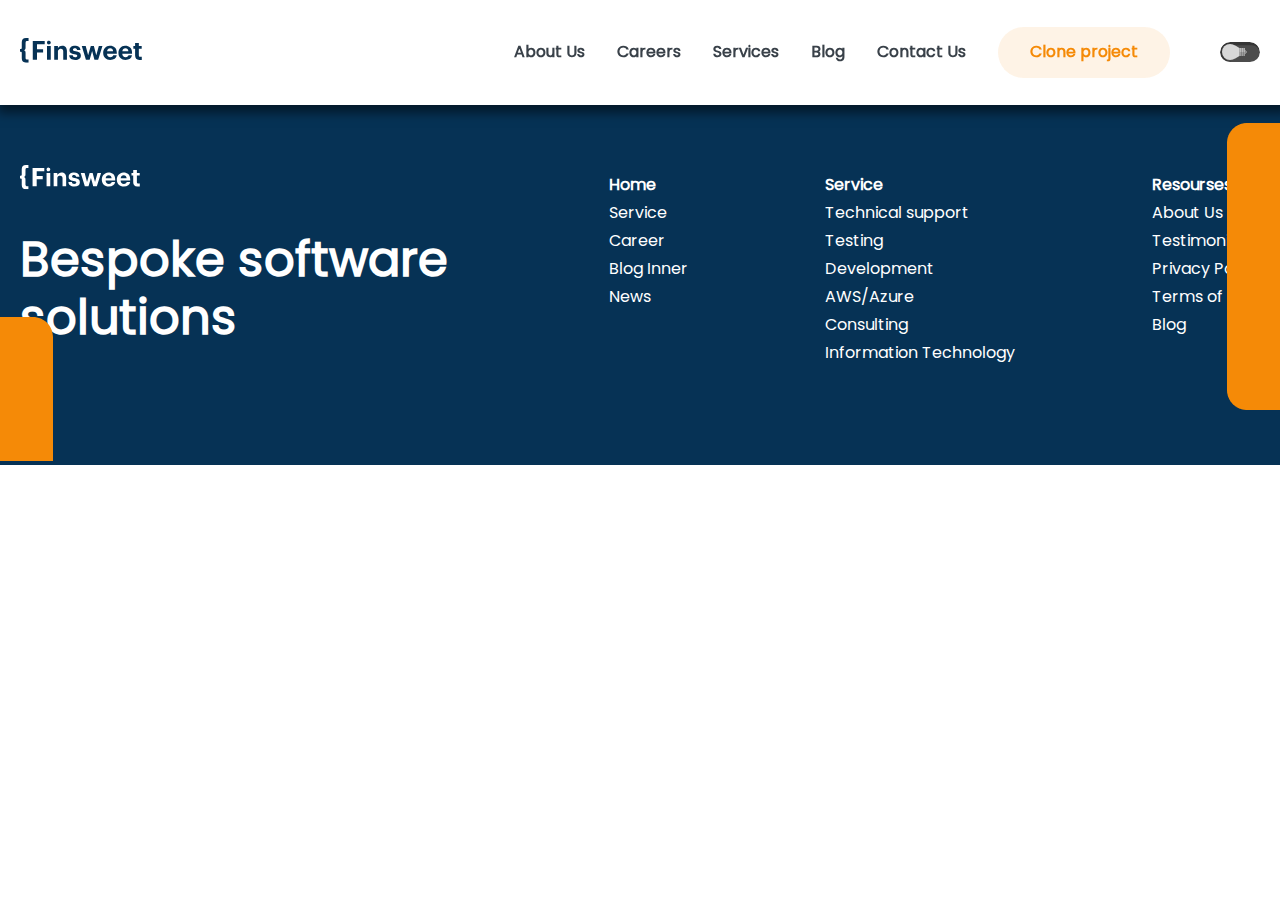
<file: pages/careers-1.html>
<!DOCTYPE html>
<html lang="en">
  <head>
    <meta charset="UTF-8" />
    <meta name="viewport" content="width=device-width, initial-scale=1.0" />
    <title>Careers-1</title>
    <link rel="stylesheet" href="../scss/main.css" />
  </head>
  <body>
    <header>
      <div class="container">
        <nav>
          <a href="../index.html" class="logo">
            <svg
              xmlns="http://www.w3.org/2000/svg"
              width="122"
              height="25"
              viewBox="0 0 122 25"
            >
              <g clip-path="url(#clip0_201_2)">
                <path
                  d="M121.784 18.8714V21.8905H119.251C116.549 21.8056 115.105 20.3462 115.105 17.6051V10.7097H113.336V8.06125H115.105V5.09619H118.842V8.03037H121.699V10.6711H118.842V17.2344C118.842 18.1224 119.019 18.8328 120.386 18.8328L121.784 18.8714Z"
                />
                <path
                  d="M98.4416 15.0029V14.8021C98.4011 13.914 98.5364 13.0267 98.8395 12.191C99.1427 11.3552 99.6078 10.5876 100.208 9.93193C100.809 9.2763 101.532 8.74561 102.338 8.37027C103.144 7.99493 104.016 7.78232 104.904 7.74463C105.082 7.74463 105.267 7.74463 105.445 7.74463C108.974 7.74463 112.07 9.79855 112.07 14.694V15.7364H102.264C102.364 17.9911 103.584 19.2651 105.638 19.2651C107.406 19.2651 108.232 18.493 108.472 17.3656H112.001C111.568 20.3075 109.221 21.9445 105.507 21.9445C101.43 21.9136 98.4416 19.3346 98.4416 15.0029ZM108.395 13.3736C108.263 11.3197 107.229 10.3313 105.43 10.3313C103.63 10.3313 102.596 11.4432 102.341 13.3736H108.395Z"
                />
                <path
                  d="M83.1838 15.0029V14.8021C83.1433 13.9153 83.278 13.0291 83.5802 12.1944C83.8824 11.3596 84.3462 10.5926 84.9449 9.9372C85.5437 9.28177 86.2658 8.75078 87.0699 8.37456C87.874 7.99835 88.7444 7.78429 89.6312 7.74463C89.8088 7.74463 89.9942 7.74463 90.1717 7.74463C93.7005 7.74463 96.8045 9.79855 96.8045 14.694V15.7364H87.0059C87.1063 17.9911 88.3263 19.2651 90.3802 19.2651C92.1485 19.2651 92.9747 18.493 93.214 17.3656H96.7428C96.3026 20.3075 93.9553 21.9445 90.2412 21.9445C86.172 21.9136 83.1838 19.3346 83.1838 15.0029ZM93.1368 13.3736C93.0055 11.3197 91.9709 10.3313 90.1717 10.3313C88.3726 10.3313 87.3688 11.4741 87.0831 13.3659L93.1368 13.3736Z"
                />
                <path
                  d="M61.7725 8.03027H65.7259L68.1427 17.188L70.7912 8.03027H73.8798L76.2735 17.188L78.8216 8.03027H82.443L78.1498 21.6356H74.4435L72.127 13.0956L69.6484 21.6356H65.8958L61.7725 8.03027Z"
                />
                <path
                  d="M49.209 17.358H52.7377C52.8999 18.5858 53.5099 19.2884 55.1314 19.2884C56.583 19.2884 57.2548 18.7402 57.2548 17.8059C57.2548 16.8716 56.4827 16.4778 54.506 16.1998C50.8846 15.6516 49.487 14.6092 49.487 11.953C49.487 9.11918 52.0814 7.71387 54.892 7.71387C57.9111 7.71387 60.189 8.81032 60.5133 11.9375H57.0309C57.0087 11.6958 56.9388 11.4608 56.8252 11.2462C56.7117 11.0317 56.5567 10.8417 56.3693 10.6873C56.1819 10.533 55.9658 10.4173 55.7335 10.3469C55.5011 10.2766 55.2571 10.2529 55.0156 10.2774H54.8997C53.6797 10.2774 52.9694 10.8488 52.9694 11.6827C52.9694 12.5167 53.6257 12.8796 55.6178 13.1653C58.9999 13.6749 60.8916 14.532 60.8916 17.443C60.8916 20.354 58.7528 21.9137 55.17 21.9137C51.5872 21.9137 49.3094 20.2999 49.209 17.358Z"
                />
                <path
                  d="M34.2139 8.03049H37.9511V10.1848C38.3723 9.39406 39.0117 8.74088 39.7933 8.30288C40.5748 7.86487 41.4657 7.66045 42.3601 7.7139C45.0085 7.7139 46.9312 9.3277 46.9312 13.0109V21.6667H43.2403V13.5514C43.2403 11.7059 42.5222 10.8257 40.8544 10.8257C40.5019 10.795 40.1467 10.8342 39.8094 10.9411C39.4721 11.048 39.1593 11.2205 38.8888 11.4487C38.6183 11.6768 38.3955 11.9561 38.2333 12.2706C38.0711 12.5851 37.9725 12.9285 37.9434 13.2811C37.9241 13.4453 37.9241 13.6111 37.9434 13.7753V21.6358H34.2139V8.03049Z"
                />
                <path
                  d="M27.0022 4.60972C26.9887 4.2371 27.086 3.86885 27.2819 3.55157C27.4777 3.2343 27.7633 2.98228 28.1025 2.82742C28.4417 2.67256 28.8192 2.62182 29.1872 2.68162C29.5553 2.74143 29.8973 2.90909 30.17 3.16339C30.4427 3.41768 30.6338 3.74717 30.7191 4.11014C30.8044 4.4731 30.7801 4.85323 30.6493 5.20238C30.5184 5.55153 30.287 5.85401 29.9841 6.07153C29.6813 6.28904 29.3207 6.4118 28.948 6.42428H28.8785C28.6473 6.43891 28.4154 6.40774 28.1961 6.33255C27.9769 6.25736 27.7747 6.13963 27.6011 5.98611C27.4275 5.83258 27.2859 5.6463 27.1845 5.43793C27.083 5.22956 27.0237 5.00321 27.0099 4.77187C27.0035 4.71807 27.0009 4.66388 27.0022 4.60972ZM27.0022 8.03035H30.778V21.6357H27.0177L27.0022 8.03035Z"
                />
                <path
                  d="M12.7715 3.04224H24.709V6.33932H16.9874V11.2579H23.1029V14.4315H16.9797V21.6357H12.7715V3.04224Z"
                />
                <path
                  d="M5.56722 9.12683C5.56722 10.2928 5.56722 11.7135 3.96114 12.2927C5.60582 12.8563 5.56722 14.0532 5.56722 15.3041V19.937C5.56722 20.8172 5.92241 21.35 6.55557 21.4813C6.6947 21.5282 6.84127 21.5491 6.98797 21.543H8.53228V24.6316H5.98418C3.2662 24.6316 1.76823 23.0873 1.76823 20.2227V14.7404C1.74895 14.4589 1.62485 14.1949 1.42043 14.0005C1.216 13.8061 0.946116 13.6954 0.664051 13.6903H0V10.98H0.664051C0.951744 10.9762 1.22693 10.8618 1.43252 10.6605C1.63812 10.4592 1.75833 10.1865 1.76823 9.89899V4.33949C1.76823 1.52114 3.23532 0 5.98418 0H8.55544V3.04228H7.01114C6.86426 3.0427 6.71835 3.06615 6.57873 3.11177C5.94557 3.27392 5.59038 3.79899 5.59038 4.65608L5.56722 9.12683Z"
                />
              </g>
              <defs>
                <clipPath id="clip0_201_2">
                  <rect width="122" height="24.7089" />
                </clipPath>
              </defs>
            </svg>
          </a>

          <div class="nav_items">
            <div class="nav-items">
              <a class="item-link" href="./about.html">About Us</a>
              <a class="item-link" href="#">Careers</a>
              <a class="item-link" href="./services.html">Services</a>
              <a class="item-link" href="./blog.html">Blog</a>
              <a class="item-link" href="./contact.html">Contact us</a>
              <a class="clone" href="./careers-2.html">Clone project </a>
            </div>
            <div class="nav-btn">
              <button id="dark-light">
                <input type="checkbox" class="l" />
              </button>
              <div class="burger_menu" id="burger_menu">
                <span class="burger_menu_top"></span>
                <span class="burger_menu_center"></span>
                <span class="burger_menu_bottom"></span>
              </div>
            </div>
          </div>
        </nav>
      </div>
    </header>

    <footer>
      <img class="right" src="../images/Shape Right.png" alt="right" />
      <div class="container">
        <div class="footer-content">
          <div class="footer__cards">
            <div class="footer__card">
              <div class="svg">
                <a href="../index.html" class="logo">
                  <svg
                    xmlns="http://www.w3.org/2000/svg"
                    width="120"
                    height="25"
                    viewBox="0 0 120 25"
                  >
                    <g clip-path="url(#clip0_201_278)">
                      <path
                        d="M119.787 18.5621V21.5317H117.296C114.638 21.4481 113.218 20.0127 113.218 17.3165V10.5342H111.479V7.92915H113.218V5.0127H116.894V7.89877H119.704V10.4962H116.894V16.9519C116.894 17.8254 117.068 18.5241 118.413 18.5241L119.787 18.5621Z"
                      />
                      <path
                        d="M96.8282 14.7569V14.5594C96.7884 13.6859 96.9214 12.8131 97.2196 11.9911C97.5178 11.1691 97.9753 10.414 98.5658 9.76912C99.1564 9.12424 99.8684 8.60225 100.661 8.23306C101.454 7.86387 102.311 7.65475 103.185 7.61768C103.36 7.61768 103.542 7.61768 103.717 7.61768C107.188 7.61768 110.233 9.63793 110.233 14.4531V15.4784H100.588C100.686 17.6962 101.886 18.9493 103.907 18.9493C105.646 18.9493 106.459 18.1898 106.694 17.081H110.165C109.74 19.9746 107.431 21.5848 103.778 21.5848C99.7674 21.5544 96.8282 19.0177 96.8282 14.7569ZM106.618 13.1544C106.489 11.1341 105.471 10.162 103.702 10.162C101.932 10.162 100.914 11.2557 100.664 13.1544H106.618Z"
                      />
                      <path
                        d="M81.8204 14.7569V14.5594C81.7806 13.6871 81.9131 12.8156 82.2103 11.9945C82.5076 11.1734 82.9637 10.419 83.5527 9.77431C84.1416 9.12962 84.8519 8.60733 85.6428 8.23728C86.4337 7.86723 87.2898 7.65669 88.1622 7.61768C88.3368 7.61768 88.5191 7.61768 88.6938 7.61768C92.1647 7.61768 95.2178 9.63793 95.2178 14.4531V15.4784H85.5799C85.6786 17.6962 86.8786 18.9493 88.8989 18.9493C90.6381 18.9493 91.4508 18.1898 91.6862 17.081H95.1571C94.7242 19.9746 92.4153 21.5848 88.7622 21.5848C84.7596 21.5544 81.8204 19.0177 81.8204 14.7569ZM91.6103 13.1544C91.4811 11.1341 90.4634 10.162 88.6938 10.162C86.9242 10.162 85.9368 11.286 85.6558 13.1468L91.6103 13.1544Z"
                      />
                      <path
                        d="M60.7598 7.89868H64.6484L67.0256 16.9063L69.6306 7.89868H72.6686L75.0231 16.9063L77.5294 7.89868H81.0914L76.8686 21.281H73.2231L70.9446 12.881L68.5066 21.281H64.8155L60.7598 7.89868Z"
                      />
                      <path
                        d="M48.4023 17.0735H51.8732C52.0327 18.2811 52.6327 18.9722 54.2277 18.9722C55.6555 18.9722 56.3163 18.433 56.3163 17.514C56.3163 16.595 55.5568 16.2077 53.6125 15.9342C50.0504 15.395 48.6758 14.3697 48.6758 11.757C48.6758 8.96968 51.2277 7.5874 53.9922 7.5874C56.9618 7.5874 59.2023 8.66588 59.5213 11.7418H56.096C56.0742 11.504 56.0054 11.2729 55.8937 11.0619C55.782 10.8508 55.6296 10.6639 55.4453 10.5121C55.261 10.3603 55.0484 10.2465 54.8199 10.1773C54.5913 10.1081 54.3513 10.0848 54.1137 10.1089H53.9998C52.7998 10.1089 52.1011 10.6709 52.1011 11.4912C52.1011 12.3115 52.7466 12.6684 54.7061 12.9494C58.0327 13.4507 59.8935 14.2937 59.8935 17.157C59.8935 20.0203 57.7897 21.5545 54.2656 21.5545C50.7416 21.5545 48.5011 19.9671 48.4023 17.0735Z"
                      />
                      <path
                        d="M33.6533 7.8987H37.3293V10.0177C37.7436 9.23991 38.3725 8.59744 39.1413 8.16662C39.91 7.73579 40.7863 7.53472 41.666 7.5873C44.271 7.5873 46.1622 9.17465 46.1622 12.7974V21.3114H42.5318V13.3291C42.5318 11.5139 41.8255 10.6481 40.185 10.6481C39.8382 10.6179 39.4889 10.6565 39.1572 10.7616C38.8254 10.8668 38.5176 11.0364 38.2516 11.2608C37.9855 11.4852 37.7664 11.76 37.6069 12.0693C37.4473 12.3786 37.3504 12.7164 37.3217 13.0633C37.3027 13.2247 37.3027 13.3879 37.3217 13.5493V21.281H33.6533V7.8987Z"
                      />
                      <path
                        d="M26.5598 4.53425C26.5465 4.16775 26.6422 3.80553 26.8349 3.49346C27.0275 3.18138 27.3085 2.9335 27.6421 2.78117C27.9757 2.62885 28.347 2.57894 28.709 2.63777C29.071 2.69659 29.4074 2.86151 29.6756 3.11163C29.9439 3.36176 30.1318 3.68585 30.2157 4.04286C30.2997 4.39988 30.2758 4.77377 30.1471 5.1172C30.0184 5.46063 29.7907 5.75815 29.4928 5.9721C29.1949 6.18605 28.8403 6.3068 28.4737 6.31906H28.4054C28.1779 6.33346 27.9498 6.3028 27.7342 6.22884C27.5185 6.15489 27.3196 6.03908 27.1489 5.88808C26.9781 5.73707 26.8389 5.55384 26.7391 5.34889C26.6393 5.14393 26.581 4.9213 26.5674 4.69375C26.5611 4.64083 26.5586 4.58753 26.5598 4.53425ZM26.5598 7.89881H30.2737V21.2811H26.575L26.5598 7.89881Z"
                      />
                      <path
                        d="M12.5625 2.99243H24.3043V6.23547H16.7093V11.0734H22.7245V14.195H16.7017V21.281H12.5625V2.99243Z"
                      />
                      <path
                        d="M5.47595 8.97721C5.47595 10.1241 5.47595 11.5215 3.8962 12.0911C5.51393 12.6456 5.47595 13.8228 5.47595 15.0532V19.6101C5.47595 20.4759 5.82532 21 6.4481 21.1291C6.58495 21.1753 6.72912 21.1959 6.87342 21.1899H8.39241V24.2278H5.88608C3.21266 24.2278 1.73924 22.7089 1.73924 19.8911V14.4987C1.72028 14.2219 1.59821 13.9622 1.39714 13.771C1.19607 13.5798 0.930606 13.4709 0.653165 13.4658H0V10.8H0.653165C0.936141 10.7963 1.20682 10.6837 1.40904 10.4858C1.61126 10.2878 1.72951 10.0195 1.73924 9.73671V4.26835C1.73924 1.4962 3.18228 0 5.88608 0H8.41519V2.9924H6.8962C6.75173 2.99282 6.60822 3.01589 6.47089 3.06076C5.8481 3.22025 5.49873 3.73671 5.49873 4.57975L5.47595 8.97721Z"
                      />
                    </g>
                    <defs>
                      <clipPath id="clip0_201_278">
                        <rect width="120" height="24.3038" />
                      </clipPath>
                    </defs>
                  </svg>
                </a>
              </div>
              <h5>Bespoke software solutions</h5>
            </div>
            <div class="footer__card">
              <h6><a href="../index.html">Home</a></h6>
              <a href="./services.html">Service</a>
              <a href="./careers-1.html">Career</a>
              <a href="./blog-inner.html"> Blog Inner</a>
              <a href="#">News</a>
            </div>
            <div class="footer__card">
              <h6>Service</h6>
              <a href="#">Technical support</a>
              <a href="#">Testing</a>
              <a href="#">Development</a>
              <a href="#">AWS/Azure </a>
              <a href="#">Consulting </a>
              <a href="#">Information Technology </a>
            </div>
            <div class="footer__card">
              <h6>Resourses</h6>
              <a href="#">About Us</a>
              <a href="#">Testimonial</a>
              <a href="./privacy.html">Privacy Policy</a>
              <a href="#">Terms of use</a>
              <a href="./blog.html">Blog</a>
            </div>
          </div>
        </div>
      </div>
      <img class="left" src="../images/Shape Left.svg" alt="left" />
    </footer>

    <script src="../js/main.js"></script>
    <script>
      // Get the button
      let mybutton = document.getElementById("myBtn");

      // When the user scrolls down 20px from the top of the document, show the button
      window.onscroll = function () {
        scrollFunction();
      };

      function scrollFunction() {
        if (
          document.body.scrollTop > 20 ||
          document.documentElement.scrollTop > 20
        ) {
          mybutton.style.display = "block";
        } else {
          mybutton.style.display = "none";
        }
      }

      // When the user clicks on the button, scroll to the top of the document
      function topFunction() {
        document.body.scrollTop = 0;
        document.documentElement.scrollTop = 0;
      }
    </script>
  </body>
</html>
</file>
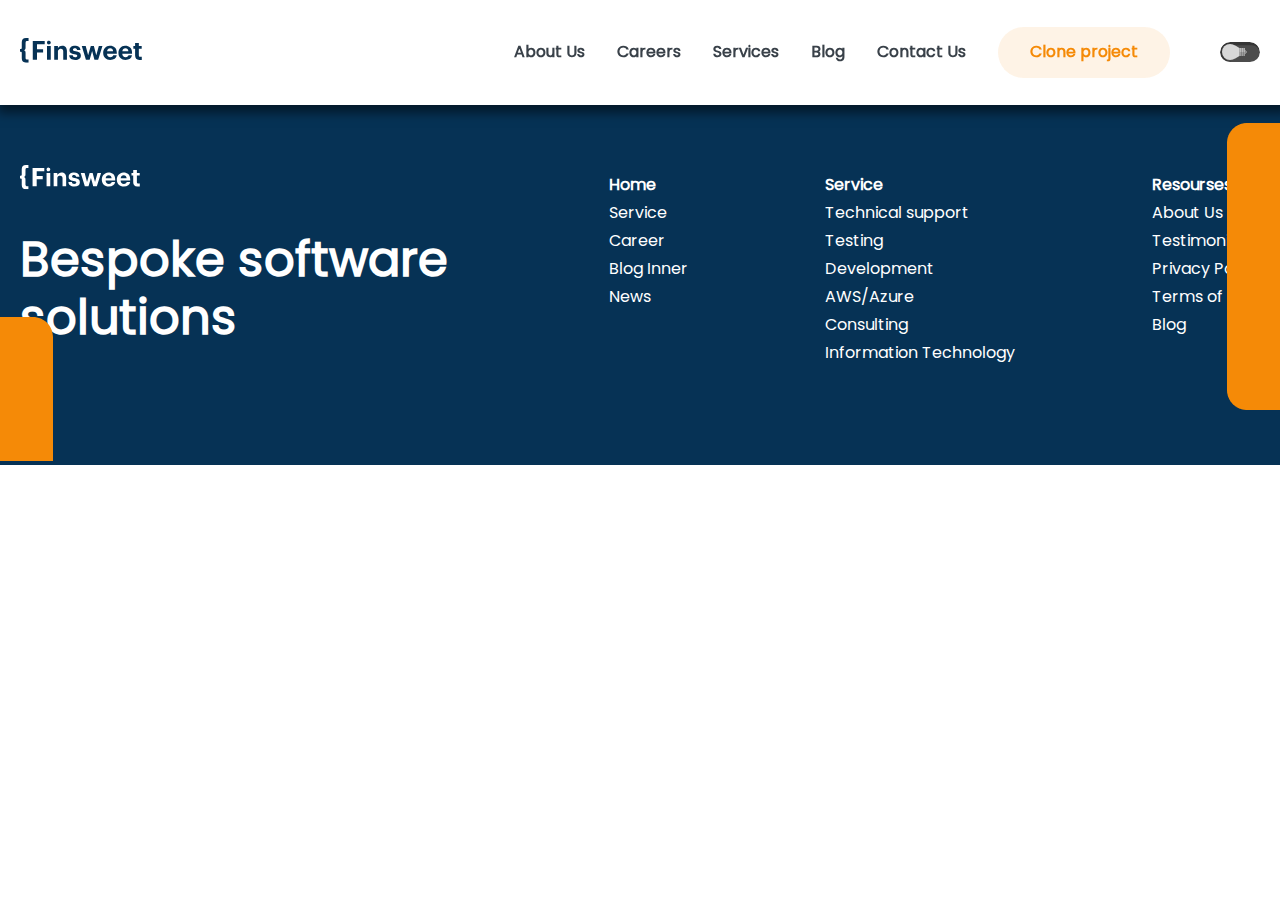
<file: pages/careers-2.html>
<!DOCTYPE html>
<html lang="en">
  <head>
    <meta charset="UTF-8" />
    <meta name="viewport" content="width=device-width, initial-scale=1.0" />
    <title>Careers-2</title>
    <link rel="stylesheet" href="../scss/main.css" />
  </head>
  <body>
    <header>
      <div class="container">
        <nav>
          <a href="../index.html" class="logo">
            <svg
              xmlns="http://www.w3.org/2000/svg"
              width="122"
              height="25"
              viewBox="0 0 122 25"
            >
              <g clip-path="url(#clip0_201_2)">
                <path
                  d="M121.784 18.8714V21.8905H119.251C116.549 21.8056 115.105 20.3462 115.105 17.6051V10.7097H113.336V8.06125H115.105V5.09619H118.842V8.03037H121.699V10.6711H118.842V17.2344C118.842 18.1224 119.019 18.8328 120.386 18.8328L121.784 18.8714Z"
                />
                <path
                  d="M98.4416 15.0029V14.8021C98.4011 13.914 98.5364 13.0267 98.8395 12.191C99.1427 11.3552 99.6078 10.5876 100.208 9.93193C100.809 9.2763 101.532 8.74561 102.338 8.37027C103.144 7.99493 104.016 7.78232 104.904 7.74463C105.082 7.74463 105.267 7.74463 105.445 7.74463C108.974 7.74463 112.07 9.79855 112.07 14.694V15.7364H102.264C102.364 17.9911 103.584 19.2651 105.638 19.2651C107.406 19.2651 108.232 18.493 108.472 17.3656H112.001C111.568 20.3075 109.221 21.9445 105.507 21.9445C101.43 21.9136 98.4416 19.3346 98.4416 15.0029ZM108.395 13.3736C108.263 11.3197 107.229 10.3313 105.43 10.3313C103.63 10.3313 102.596 11.4432 102.341 13.3736H108.395Z"
                />
                <path
                  d="M83.1838 15.0029V14.8021C83.1433 13.9153 83.278 13.0291 83.5802 12.1944C83.8824 11.3596 84.3462 10.5926 84.9449 9.9372C85.5437 9.28177 86.2658 8.75078 87.0699 8.37456C87.874 7.99835 88.7444 7.78429 89.6312 7.74463C89.8088 7.74463 89.9942 7.74463 90.1717 7.74463C93.7005 7.74463 96.8045 9.79855 96.8045 14.694V15.7364H87.0059C87.1063 17.9911 88.3263 19.2651 90.3802 19.2651C92.1485 19.2651 92.9747 18.493 93.214 17.3656H96.7428C96.3026 20.3075 93.9553 21.9445 90.2412 21.9445C86.172 21.9136 83.1838 19.3346 83.1838 15.0029ZM93.1368 13.3736C93.0055 11.3197 91.9709 10.3313 90.1717 10.3313C88.3726 10.3313 87.3688 11.4741 87.0831 13.3659L93.1368 13.3736Z"
                />
                <path
                  d="M61.7725 8.03027H65.7259L68.1427 17.188L70.7912 8.03027H73.8798L76.2735 17.188L78.8216 8.03027H82.443L78.1498 21.6356H74.4435L72.127 13.0956L69.6484 21.6356H65.8958L61.7725 8.03027Z"
                />
                <path
                  d="M49.209 17.358H52.7377C52.8999 18.5858 53.5099 19.2884 55.1314 19.2884C56.583 19.2884 57.2548 18.7402 57.2548 17.8059C57.2548 16.8716 56.4827 16.4778 54.506 16.1998C50.8846 15.6516 49.487 14.6092 49.487 11.953C49.487 9.11918 52.0814 7.71387 54.892 7.71387C57.9111 7.71387 60.189 8.81032 60.5133 11.9375H57.0309C57.0087 11.6958 56.9388 11.4608 56.8252 11.2462C56.7117 11.0317 56.5567 10.8417 56.3693 10.6873C56.1819 10.533 55.9658 10.4173 55.7335 10.3469C55.5011 10.2766 55.2571 10.2529 55.0156 10.2774H54.8997C53.6797 10.2774 52.9694 10.8488 52.9694 11.6827C52.9694 12.5167 53.6257 12.8796 55.6178 13.1653C58.9999 13.6749 60.8916 14.532 60.8916 17.443C60.8916 20.354 58.7528 21.9137 55.17 21.9137C51.5872 21.9137 49.3094 20.2999 49.209 17.358Z"
                />
                <path
                  d="M34.2139 8.03049H37.9511V10.1848C38.3723 9.39406 39.0117 8.74088 39.7933 8.30288C40.5748 7.86487 41.4657 7.66045 42.3601 7.7139C45.0085 7.7139 46.9312 9.3277 46.9312 13.0109V21.6667H43.2403V13.5514C43.2403 11.7059 42.5222 10.8257 40.8544 10.8257C40.5019 10.795 40.1467 10.8342 39.8094 10.9411C39.4721 11.048 39.1593 11.2205 38.8888 11.4487C38.6183 11.6768 38.3955 11.9561 38.2333 12.2706C38.0711 12.5851 37.9725 12.9285 37.9434 13.2811C37.9241 13.4453 37.9241 13.6111 37.9434 13.7753V21.6358H34.2139V8.03049Z"
                />
                <path
                  d="M27.0022 4.60972C26.9887 4.2371 27.086 3.86885 27.2819 3.55157C27.4777 3.2343 27.7633 2.98228 28.1025 2.82742C28.4417 2.67256 28.8192 2.62182 29.1872 2.68162C29.5553 2.74143 29.8973 2.90909 30.17 3.16339C30.4427 3.41768 30.6338 3.74717 30.7191 4.11014C30.8044 4.4731 30.7801 4.85323 30.6493 5.20238C30.5184 5.55153 30.287 5.85401 29.9841 6.07153C29.6813 6.28904 29.3207 6.4118 28.948 6.42428H28.8785C28.6473 6.43891 28.4154 6.40774 28.1961 6.33255C27.9769 6.25736 27.7747 6.13963 27.6011 5.98611C27.4275 5.83258 27.2859 5.6463 27.1845 5.43793C27.083 5.22956 27.0237 5.00321 27.0099 4.77187C27.0035 4.71807 27.0009 4.66388 27.0022 4.60972ZM27.0022 8.03035H30.778V21.6357H27.0177L27.0022 8.03035Z"
                />
                <path
                  d="M12.7715 3.04224H24.709V6.33932H16.9874V11.2579H23.1029V14.4315H16.9797V21.6357H12.7715V3.04224Z"
                />
                <path
                  d="M5.56722 9.12683C5.56722 10.2928 5.56722 11.7135 3.96114 12.2927C5.60582 12.8563 5.56722 14.0532 5.56722 15.3041V19.937C5.56722 20.8172 5.92241 21.35 6.55557 21.4813C6.6947 21.5282 6.84127 21.5491 6.98797 21.543H8.53228V24.6316H5.98418C3.2662 24.6316 1.76823 23.0873 1.76823 20.2227V14.7404C1.74895 14.4589 1.62485 14.1949 1.42043 14.0005C1.216 13.8061 0.946116 13.6954 0.664051 13.6903H0V10.98H0.664051C0.951744 10.9762 1.22693 10.8618 1.43252 10.6605C1.63812 10.4592 1.75833 10.1865 1.76823 9.89899V4.33949C1.76823 1.52114 3.23532 0 5.98418 0H8.55544V3.04228H7.01114C6.86426 3.0427 6.71835 3.06615 6.57873 3.11177C5.94557 3.27392 5.59038 3.79899 5.59038 4.65608L5.56722 9.12683Z"
                />
              </g>
              <defs>
                <clipPath id="clip0_201_2">
                  <rect width="122" height="24.7089" />
                </clipPath>
              </defs>
            </svg>
          </a>

          <div class="nav_items">
            <div class="nav-items">
              <a class="item-link" href="./about.html">About Us</a>
              <a class="item-link" href="./careers-1.html">Careers</a>
              <a class="item-link" href="./services.html">Services</a>
              <a class="item-link" href="./blog.html">Blog</a>
              <a class="item-link" href="./contact.html">Contact us</a>
              <a class="clone" href="#">Clone project </a>
            </div>
            <div class="nav-btn">
              <button id="dark-light">
                <input type="checkbox" class="l" />
              </button>
              <div class="burger_menu" id="burger_menu">
                <span class="burger_menu_top"></span>
                <span class="burger_menu_center"></span>
                <span class="burger_menu_bottom"></span>
              </div>
            </div>
          </div>
        </nav>
      </div>
    </header>

   

    <footer>
      <img class="right" src="../images/Shape Right.png" alt="right" />
      <div class="container">
        <div class="footer-content">
          <div class="footer__cards">
            <div class="footer__card">
              <div class="svg">
                <a href="../index.html" class="logo">
                  <svg
                    xmlns="http://www.w3.org/2000/svg"
                    width="120"
                    height="25"
                    viewBox="0 0 120 25"
                  >
                    <g clip-path="url(#clip0_201_278)">
                      <path
                        d="M119.787 18.5621V21.5317H117.296C114.638 21.4481 113.218 20.0127 113.218 17.3165V10.5342H111.479V7.92915H113.218V5.0127H116.894V7.89877H119.704V10.4962H116.894V16.9519C116.894 17.8254 117.068 18.5241 118.413 18.5241L119.787 18.5621Z"
                      />
                      <path
                        d="M96.8282 14.7569V14.5594C96.7884 13.6859 96.9214 12.8131 97.2196 11.9911C97.5178 11.1691 97.9753 10.414 98.5658 9.76912C99.1564 9.12424 99.8684 8.60225 100.661 8.23306C101.454 7.86387 102.311 7.65475 103.185 7.61768C103.36 7.61768 103.542 7.61768 103.717 7.61768C107.188 7.61768 110.233 9.63793 110.233 14.4531V15.4784H100.588C100.686 17.6962 101.886 18.9493 103.907 18.9493C105.646 18.9493 106.459 18.1898 106.694 17.081H110.165C109.74 19.9746 107.431 21.5848 103.778 21.5848C99.7674 21.5544 96.8282 19.0177 96.8282 14.7569ZM106.618 13.1544C106.489 11.1341 105.471 10.162 103.702 10.162C101.932 10.162 100.914 11.2557 100.664 13.1544H106.618Z"
                      />
                      <path
                        d="M81.8204 14.7569V14.5594C81.7806 13.6871 81.9131 12.8156 82.2103 11.9945C82.5076 11.1734 82.9637 10.419 83.5527 9.77431C84.1416 9.12962 84.8519 8.60733 85.6428 8.23728C86.4337 7.86723 87.2898 7.65669 88.1622 7.61768C88.3368 7.61768 88.5191 7.61768 88.6938 7.61768C92.1647 7.61768 95.2178 9.63793 95.2178 14.4531V15.4784H85.5799C85.6786 17.6962 86.8786 18.9493 88.8989 18.9493C90.6381 18.9493 91.4508 18.1898 91.6862 17.081H95.1571C94.7242 19.9746 92.4153 21.5848 88.7622 21.5848C84.7596 21.5544 81.8204 19.0177 81.8204 14.7569ZM91.6103 13.1544C91.4811 11.1341 90.4634 10.162 88.6938 10.162C86.9242 10.162 85.9368 11.286 85.6558 13.1468L91.6103 13.1544Z"
                      />
                      <path
                        d="M60.7598 7.89868H64.6484L67.0256 16.9063L69.6306 7.89868H72.6686L75.0231 16.9063L77.5294 7.89868H81.0914L76.8686 21.281H73.2231L70.9446 12.881L68.5066 21.281H64.8155L60.7598 7.89868Z"
                      />
                      <path
                        d="M48.4023 17.0735H51.8732C52.0327 18.2811 52.6327 18.9722 54.2277 18.9722C55.6555 18.9722 56.3163 18.433 56.3163 17.514C56.3163 16.595 55.5568 16.2077 53.6125 15.9342C50.0504 15.395 48.6758 14.3697 48.6758 11.757C48.6758 8.96968 51.2277 7.5874 53.9922 7.5874C56.9618 7.5874 59.2023 8.66588 59.5213 11.7418H56.096C56.0742 11.504 56.0054 11.2729 55.8937 11.0619C55.782 10.8508 55.6296 10.6639 55.4453 10.5121C55.261 10.3603 55.0484 10.2465 54.8199 10.1773C54.5913 10.1081 54.3513 10.0848 54.1137 10.1089H53.9998C52.7998 10.1089 52.1011 10.6709 52.1011 11.4912C52.1011 12.3115 52.7466 12.6684 54.7061 12.9494C58.0327 13.4507 59.8935 14.2937 59.8935 17.157C59.8935 20.0203 57.7897 21.5545 54.2656 21.5545C50.7416 21.5545 48.5011 19.9671 48.4023 17.0735Z"
                      />
                      <path
                        d="M33.6533 7.8987H37.3293V10.0177C37.7436 9.23991 38.3725 8.59744 39.1413 8.16662C39.91 7.73579 40.7863 7.53472 41.666 7.5873C44.271 7.5873 46.1622 9.17465 46.1622 12.7974V21.3114H42.5318V13.3291C42.5318 11.5139 41.8255 10.6481 40.185 10.6481C39.8382 10.6179 39.4889 10.6565 39.1572 10.7616C38.8254 10.8668 38.5176 11.0364 38.2516 11.2608C37.9855 11.4852 37.7664 11.76 37.6069 12.0693C37.4473 12.3786 37.3504 12.7164 37.3217 13.0633C37.3027 13.2247 37.3027 13.3879 37.3217 13.5493V21.281H33.6533V7.8987Z"
                      />
                      <path
                        d="M26.5598 4.53425C26.5465 4.16775 26.6422 3.80553 26.8349 3.49346C27.0275 3.18138 27.3085 2.9335 27.6421 2.78117C27.9757 2.62885 28.347 2.57894 28.709 2.63777C29.071 2.69659 29.4074 2.86151 29.6756 3.11163C29.9439 3.36176 30.1318 3.68585 30.2157 4.04286C30.2997 4.39988 30.2758 4.77377 30.1471 5.1172C30.0184 5.46063 29.7907 5.75815 29.4928 5.9721C29.1949 6.18605 28.8403 6.3068 28.4737 6.31906H28.4054C28.1779 6.33346 27.9498 6.3028 27.7342 6.22884C27.5185 6.15489 27.3196 6.03908 27.1489 5.88808C26.9781 5.73707 26.8389 5.55384 26.7391 5.34889C26.6393 5.14393 26.581 4.9213 26.5674 4.69375C26.5611 4.64083 26.5586 4.58753 26.5598 4.53425ZM26.5598 7.89881H30.2737V21.2811H26.575L26.5598 7.89881Z"
                      />
                      <path
                        d="M12.5625 2.99243H24.3043V6.23547H16.7093V11.0734H22.7245V14.195H16.7017V21.281H12.5625V2.99243Z"
                      />
                      <path
                        d="M5.47595 8.97721C5.47595 10.1241 5.47595 11.5215 3.8962 12.0911C5.51393 12.6456 5.47595 13.8228 5.47595 15.0532V19.6101C5.47595 20.4759 5.82532 21 6.4481 21.1291C6.58495 21.1753 6.72912 21.1959 6.87342 21.1899H8.39241V24.2278H5.88608C3.21266 24.2278 1.73924 22.7089 1.73924 19.8911V14.4987C1.72028 14.2219 1.59821 13.9622 1.39714 13.771C1.19607 13.5798 0.930606 13.4709 0.653165 13.4658H0V10.8H0.653165C0.936141 10.7963 1.20682 10.6837 1.40904 10.4858C1.61126 10.2878 1.72951 10.0195 1.73924 9.73671V4.26835C1.73924 1.4962 3.18228 0 5.88608 0H8.41519V2.9924H6.8962C6.75173 2.99282 6.60822 3.01589 6.47089 3.06076C5.8481 3.22025 5.49873 3.73671 5.49873 4.57975L5.47595 8.97721Z"
                      />
                    </g>
                    <defs>
                      <clipPath id="clip0_201_278">
                        <rect width="120" height="24.3038" />
                      </clipPath>
                    </defs>
                  </svg>
                </a>
              </div>
              <h5>Bespoke software solutions</h5>
            </div>
            <div class="footer__card">
              <h6><a href="../index.html">Home</a></h6>
              <a href="./services.html">Service</a>
              <a href="./careers-1.html">Career</a>
              <a href="./blog-inner.html"> Blog Inner</a>
              <a href="#">News</a>
            </div>
            <div class="footer__card">
              <h6>Service</h6>
              <a href="#">Technical support</a>
              <a href="#">Testing</a>
              <a href="#">Development</a>
              <a href="#">AWS/Azure </a>
              <a href="#">Consulting </a>
              <a href="#">Information Technology </a>
            </div>
            <div class="footer__card">
              <h6>Resourses</h6>
              <a href="#">About Us</a>
              <a href="#">Testimonial</a>
              <a href="./privacy.html">Privacy Policy</a>
              <a href="#">Terms of use</a>
              <a href="./blog.html">Blog</a>
            </div>
          </div>
        </div>
      </div>
      <img class="left" src="../images/Shape Left.svg" alt="left" />
    </footer>

    <script src="../js/main.js"></script>
  </body>
</html>
</file>
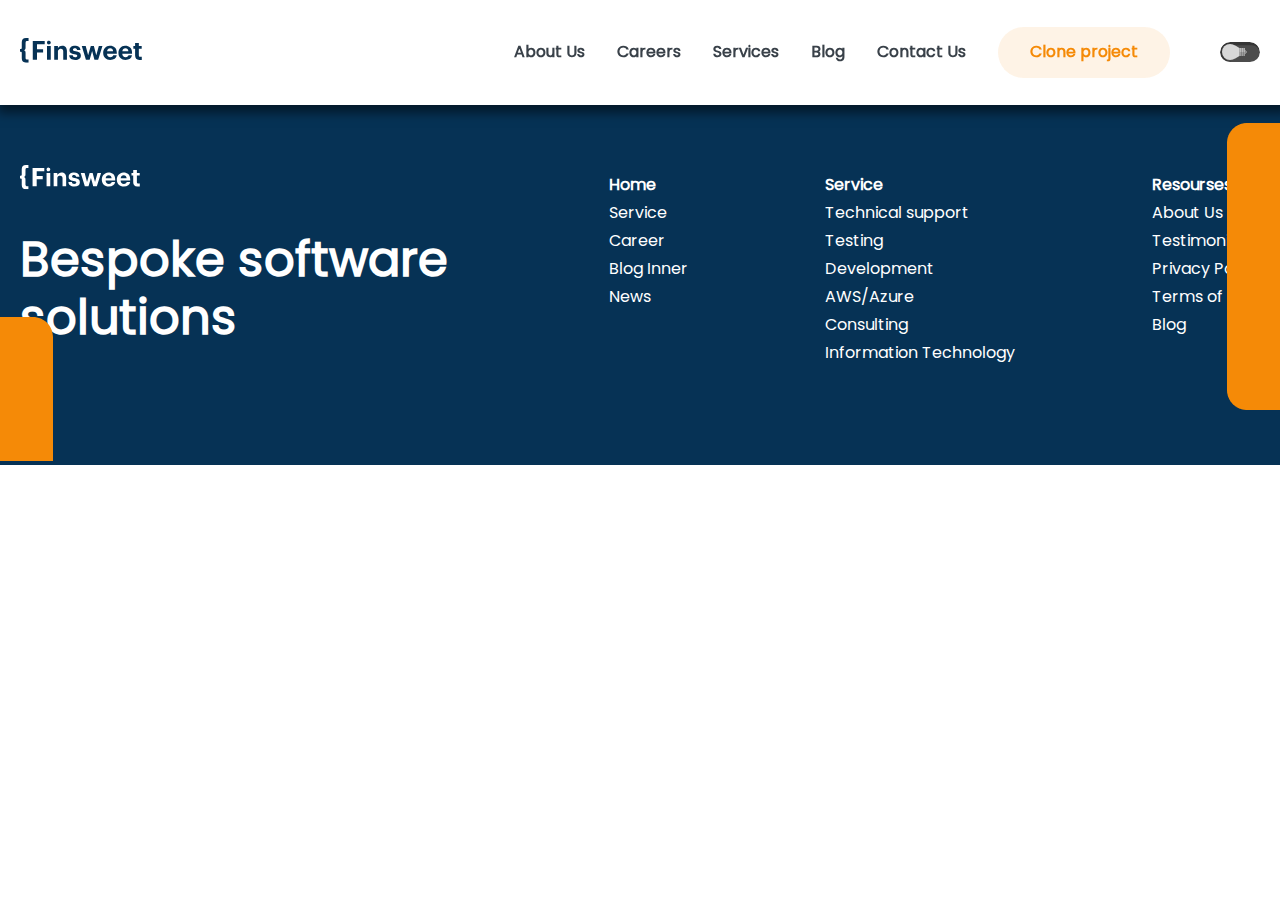
<file: pages/contact.html>
<!DOCTYPE html>
<html lang="en">
  <head>
    <meta charset="UTF-8" />
    <meta name="viewport" content="width=device-width, initial-scale=1.0" />
    <title>Contact Us</title>
    <link rel="stylesheet" href="../scss/main.css" />
  </head>
  <body>
    <header>
      <div class="container">
        <nav>
          <a href="../index.html" class="logo">
            <svg
              xmlns="http://www.w3.org/2000/svg"
              width="122"
              height="25"
              viewBox="0 0 122 25"
            >
              <g clip-path="url(#clip0_201_2)">
                <path
                  d="M121.784 18.8714V21.8905H119.251C116.549 21.8056 115.105 20.3462 115.105 17.6051V10.7097H113.336V8.06125H115.105V5.09619H118.842V8.03037H121.699V10.6711H118.842V17.2344C118.842 18.1224 119.019 18.8328 120.386 18.8328L121.784 18.8714Z"
                />
                <path
                  d="M98.4416 15.0029V14.8021C98.4011 13.914 98.5364 13.0267 98.8395 12.191C99.1427 11.3552 99.6078 10.5876 100.208 9.93193C100.809 9.2763 101.532 8.74561 102.338 8.37027C103.144 7.99493 104.016 7.78232 104.904 7.74463C105.082 7.74463 105.267 7.74463 105.445 7.74463C108.974 7.74463 112.07 9.79855 112.07 14.694V15.7364H102.264C102.364 17.9911 103.584 19.2651 105.638 19.2651C107.406 19.2651 108.232 18.493 108.472 17.3656H112.001C111.568 20.3075 109.221 21.9445 105.507 21.9445C101.43 21.9136 98.4416 19.3346 98.4416 15.0029ZM108.395 13.3736C108.263 11.3197 107.229 10.3313 105.43 10.3313C103.63 10.3313 102.596 11.4432 102.341 13.3736H108.395Z"
                />
                <path
                  d="M83.1838 15.0029V14.8021C83.1433 13.9153 83.278 13.0291 83.5802 12.1944C83.8824 11.3596 84.3462 10.5926 84.9449 9.9372C85.5437 9.28177 86.2658 8.75078 87.0699 8.37456C87.874 7.99835 88.7444 7.78429 89.6312 7.74463C89.8088 7.74463 89.9942 7.74463 90.1717 7.74463C93.7005 7.74463 96.8045 9.79855 96.8045 14.694V15.7364H87.0059C87.1063 17.9911 88.3263 19.2651 90.3802 19.2651C92.1485 19.2651 92.9747 18.493 93.214 17.3656H96.7428C96.3026 20.3075 93.9553 21.9445 90.2412 21.9445C86.172 21.9136 83.1838 19.3346 83.1838 15.0029ZM93.1368 13.3736C93.0055 11.3197 91.9709 10.3313 90.1717 10.3313C88.3726 10.3313 87.3688 11.4741 87.0831 13.3659L93.1368 13.3736Z"
                />
                <path
                  d="M61.7725 8.03027H65.7259L68.1427 17.188L70.7912 8.03027H73.8798L76.2735 17.188L78.8216 8.03027H82.443L78.1498 21.6356H74.4435L72.127 13.0956L69.6484 21.6356H65.8958L61.7725 8.03027Z"
                />
                <path
                  d="M49.209 17.358H52.7377C52.8999 18.5858 53.5099 19.2884 55.1314 19.2884C56.583 19.2884 57.2548 18.7402 57.2548 17.8059C57.2548 16.8716 56.4827 16.4778 54.506 16.1998C50.8846 15.6516 49.487 14.6092 49.487 11.953C49.487 9.11918 52.0814 7.71387 54.892 7.71387C57.9111 7.71387 60.189 8.81032 60.5133 11.9375H57.0309C57.0087 11.6958 56.9388 11.4608 56.8252 11.2462C56.7117 11.0317 56.5567 10.8417 56.3693 10.6873C56.1819 10.533 55.9658 10.4173 55.7335 10.3469C55.5011 10.2766 55.2571 10.2529 55.0156 10.2774H54.8997C53.6797 10.2774 52.9694 10.8488 52.9694 11.6827C52.9694 12.5167 53.6257 12.8796 55.6178 13.1653C58.9999 13.6749 60.8916 14.532 60.8916 17.443C60.8916 20.354 58.7528 21.9137 55.17 21.9137C51.5872 21.9137 49.3094 20.2999 49.209 17.358Z"
                />
                <path
                  d="M34.2139 8.03049H37.9511V10.1848C38.3723 9.39406 39.0117 8.74088 39.7933 8.30288C40.5748 7.86487 41.4657 7.66045 42.3601 7.7139C45.0085 7.7139 46.9312 9.3277 46.9312 13.0109V21.6667H43.2403V13.5514C43.2403 11.7059 42.5222 10.8257 40.8544 10.8257C40.5019 10.795 40.1467 10.8342 39.8094 10.9411C39.4721 11.048 39.1593 11.2205 38.8888 11.4487C38.6183 11.6768 38.3955 11.9561 38.2333 12.2706C38.0711 12.5851 37.9725 12.9285 37.9434 13.2811C37.9241 13.4453 37.9241 13.6111 37.9434 13.7753V21.6358H34.2139V8.03049Z"
                />
                <path
                  d="M27.0022 4.60972C26.9887 4.2371 27.086 3.86885 27.2819 3.55157C27.4777 3.2343 27.7633 2.98228 28.1025 2.82742C28.4417 2.67256 28.8192 2.62182 29.1872 2.68162C29.5553 2.74143 29.8973 2.90909 30.17 3.16339C30.4427 3.41768 30.6338 3.74717 30.7191 4.11014C30.8044 4.4731 30.7801 4.85323 30.6493 5.20238C30.5184 5.55153 30.287 5.85401 29.9841 6.07153C29.6813 6.28904 29.3207 6.4118 28.948 6.42428H28.8785C28.6473 6.43891 28.4154 6.40774 28.1961 6.33255C27.9769 6.25736 27.7747 6.13963 27.6011 5.98611C27.4275 5.83258 27.2859 5.6463 27.1845 5.43793C27.083 5.22956 27.0237 5.00321 27.0099 4.77187C27.0035 4.71807 27.0009 4.66388 27.0022 4.60972ZM27.0022 8.03035H30.778V21.6357H27.0177L27.0022 8.03035Z"
                />
                <path
                  d="M12.7715 3.04224H24.709V6.33932H16.9874V11.2579H23.1029V14.4315H16.9797V21.6357H12.7715V3.04224Z"
                />
                <path
                  d="M5.56722 9.12683C5.56722 10.2928 5.56722 11.7135 3.96114 12.2927C5.60582 12.8563 5.56722 14.0532 5.56722 15.3041V19.937C5.56722 20.8172 5.92241 21.35 6.55557 21.4813C6.6947 21.5282 6.84127 21.5491 6.98797 21.543H8.53228V24.6316H5.98418C3.2662 24.6316 1.76823 23.0873 1.76823 20.2227V14.7404C1.74895 14.4589 1.62485 14.1949 1.42043 14.0005C1.216 13.8061 0.946116 13.6954 0.664051 13.6903H0V10.98H0.664051C0.951744 10.9762 1.22693 10.8618 1.43252 10.6605C1.63812 10.4592 1.75833 10.1865 1.76823 9.89899V4.33949C1.76823 1.52114 3.23532 0 5.98418 0H8.55544V3.04228H7.01114C6.86426 3.0427 6.71835 3.06615 6.57873 3.11177C5.94557 3.27392 5.59038 3.79899 5.59038 4.65608L5.56722 9.12683Z"
                />
              </g>
              <defs>
                <clipPath id="clip0_201_2">
                  <rect width="122" height="24.7089" />
                </clipPath>
              </defs>
            </svg>
          </a>

          <div class="nav_items">
            <div class="nav-items">
              <a class="item-link" href="./about.html">About Us</a>
              <a class="item-link" href="./careers-1.html">Careers</a>
              <a class="item-link" href="./services.html">Services</a>
              <a class="item-link" href="./blog.html">Blog</a>
              <a class="item-link" href="./contact.html">Contact us</a>
              <a class="clone" href="./careers-2.html">Clone project </a>
            </div>
            <div class="nav-btn">
              <button id="dark-light">
                <input type="checkbox" class="l" />
              </button>
              <div class="burger_menu" id="burger_menu">
                <span class="burger_menu_top"></span>
                <span class="burger_menu_center"></span>
                <span class="burger_menu_bottom"></span>
              </div>
            </div>
          </div>
        </nav>
      </div>
    </header>

    <footer>
      <img class="right" src="../images/Shape Right.png" alt="right" />
      <div class="container">
        <div class="footer-content">
          <div class="footer__cards">
            <div class="footer__card">
              <div class="svg">
                <a href="../index.html" class="logo">
                  <svg
                    xmlns="http://www.w3.org/2000/svg"
                    width="120"
                    height="25"
                    viewBox="0 0 120 25"
                  >
                    <g clip-path="url(#clip0_201_278)">
                      <path
                        d="M119.787 18.5621V21.5317H117.296C114.638 21.4481 113.218 20.0127 113.218 17.3165V10.5342H111.479V7.92915H113.218V5.0127H116.894V7.89877H119.704V10.4962H116.894V16.9519C116.894 17.8254 117.068 18.5241 118.413 18.5241L119.787 18.5621Z"
                      />
                      <path
                        d="M96.8282 14.7569V14.5594C96.7884 13.6859 96.9214 12.8131 97.2196 11.9911C97.5178 11.1691 97.9753 10.414 98.5658 9.76912C99.1564 9.12424 99.8684 8.60225 100.661 8.23306C101.454 7.86387 102.311 7.65475 103.185 7.61768C103.36 7.61768 103.542 7.61768 103.717 7.61768C107.188 7.61768 110.233 9.63793 110.233 14.4531V15.4784H100.588C100.686 17.6962 101.886 18.9493 103.907 18.9493C105.646 18.9493 106.459 18.1898 106.694 17.081H110.165C109.74 19.9746 107.431 21.5848 103.778 21.5848C99.7674 21.5544 96.8282 19.0177 96.8282 14.7569ZM106.618 13.1544C106.489 11.1341 105.471 10.162 103.702 10.162C101.932 10.162 100.914 11.2557 100.664 13.1544H106.618Z"
                      />
                      <path
                        d="M81.8204 14.7569V14.5594C81.7806 13.6871 81.9131 12.8156 82.2103 11.9945C82.5076 11.1734 82.9637 10.419 83.5527 9.77431C84.1416 9.12962 84.8519 8.60733 85.6428 8.23728C86.4337 7.86723 87.2898 7.65669 88.1622 7.61768C88.3368 7.61768 88.5191 7.61768 88.6938 7.61768C92.1647 7.61768 95.2178 9.63793 95.2178 14.4531V15.4784H85.5799C85.6786 17.6962 86.8786 18.9493 88.8989 18.9493C90.6381 18.9493 91.4508 18.1898 91.6862 17.081H95.1571C94.7242 19.9746 92.4153 21.5848 88.7622 21.5848C84.7596 21.5544 81.8204 19.0177 81.8204 14.7569ZM91.6103 13.1544C91.4811 11.1341 90.4634 10.162 88.6938 10.162C86.9242 10.162 85.9368 11.286 85.6558 13.1468L91.6103 13.1544Z"
                      />
                      <path
                        d="M60.7598 7.89868H64.6484L67.0256 16.9063L69.6306 7.89868H72.6686L75.0231 16.9063L77.5294 7.89868H81.0914L76.8686 21.281H73.2231L70.9446 12.881L68.5066 21.281H64.8155L60.7598 7.89868Z"
                      />
                      <path
                        d="M48.4023 17.0735H51.8732C52.0327 18.2811 52.6327 18.9722 54.2277 18.9722C55.6555 18.9722 56.3163 18.433 56.3163 17.514C56.3163 16.595 55.5568 16.2077 53.6125 15.9342C50.0504 15.395 48.6758 14.3697 48.6758 11.757C48.6758 8.96968 51.2277 7.5874 53.9922 7.5874C56.9618 7.5874 59.2023 8.66588 59.5213 11.7418H56.096C56.0742 11.504 56.0054 11.2729 55.8937 11.0619C55.782 10.8508 55.6296 10.6639 55.4453 10.5121C55.261 10.3603 55.0484 10.2465 54.8199 10.1773C54.5913 10.1081 54.3513 10.0848 54.1137 10.1089H53.9998C52.7998 10.1089 52.1011 10.6709 52.1011 11.4912C52.1011 12.3115 52.7466 12.6684 54.7061 12.9494C58.0327 13.4507 59.8935 14.2937 59.8935 17.157C59.8935 20.0203 57.7897 21.5545 54.2656 21.5545C50.7416 21.5545 48.5011 19.9671 48.4023 17.0735Z"
                      />
                      <path
                        d="M33.6533 7.8987H37.3293V10.0177C37.7436 9.23991 38.3725 8.59744 39.1413 8.16662C39.91 7.73579 40.7863 7.53472 41.666 7.5873C44.271 7.5873 46.1622 9.17465 46.1622 12.7974V21.3114H42.5318V13.3291C42.5318 11.5139 41.8255 10.6481 40.185 10.6481C39.8382 10.6179 39.4889 10.6565 39.1572 10.7616C38.8254 10.8668 38.5176 11.0364 38.2516 11.2608C37.9855 11.4852 37.7664 11.76 37.6069 12.0693C37.4473 12.3786 37.3504 12.7164 37.3217 13.0633C37.3027 13.2247 37.3027 13.3879 37.3217 13.5493V21.281H33.6533V7.8987Z"
                      />
                      <path
                        d="M26.5598 4.53425C26.5465 4.16775 26.6422 3.80553 26.8349 3.49346C27.0275 3.18138 27.3085 2.9335 27.6421 2.78117C27.9757 2.62885 28.347 2.57894 28.709 2.63777C29.071 2.69659 29.4074 2.86151 29.6756 3.11163C29.9439 3.36176 30.1318 3.68585 30.2157 4.04286C30.2997 4.39988 30.2758 4.77377 30.1471 5.1172C30.0184 5.46063 29.7907 5.75815 29.4928 5.9721C29.1949 6.18605 28.8403 6.3068 28.4737 6.31906H28.4054C28.1779 6.33346 27.9498 6.3028 27.7342 6.22884C27.5185 6.15489 27.3196 6.03908 27.1489 5.88808C26.9781 5.73707 26.8389 5.55384 26.7391 5.34889C26.6393 5.14393 26.581 4.9213 26.5674 4.69375C26.5611 4.64083 26.5586 4.58753 26.5598 4.53425ZM26.5598 7.89881H30.2737V21.2811H26.575L26.5598 7.89881Z"
                      />
                      <path
                        d="M12.5625 2.99243H24.3043V6.23547H16.7093V11.0734H22.7245V14.195H16.7017V21.281H12.5625V2.99243Z"
                      />
                      <path
                        d="M5.47595 8.97721C5.47595 10.1241 5.47595 11.5215 3.8962 12.0911C5.51393 12.6456 5.47595 13.8228 5.47595 15.0532V19.6101C5.47595 20.4759 5.82532 21 6.4481 21.1291C6.58495 21.1753 6.72912 21.1959 6.87342 21.1899H8.39241V24.2278H5.88608C3.21266 24.2278 1.73924 22.7089 1.73924 19.8911V14.4987C1.72028 14.2219 1.59821 13.9622 1.39714 13.771C1.19607 13.5798 0.930606 13.4709 0.653165 13.4658H0V10.8H0.653165C0.936141 10.7963 1.20682 10.6837 1.40904 10.4858C1.61126 10.2878 1.72951 10.0195 1.73924 9.73671V4.26835C1.73924 1.4962 3.18228 0 5.88608 0H8.41519V2.9924H6.8962C6.75173 2.99282 6.60822 3.01589 6.47089 3.06076C5.8481 3.22025 5.49873 3.73671 5.49873 4.57975L5.47595 8.97721Z"
                      />
                    </g>
                    <defs>
                      <clipPath id="clip0_201_278">
                        <rect width="120" height="24.3038" />
                      </clipPath>
                    </defs>
                  </svg>
                </a>
              </div>
              <h5>Bespoke software solutions</h5>
            </div>
            <div class="footer__card">
              <h6><a href="../index.html">Home</a></h6>
              <a href="./services.html">Service</a>
              <a href="./careers-1.html">Career</a>
              <a href="./blog-inner.html"> Blog Inner</a>
              <a href="#">News</a>
            </div>
            <div class="footer__card">
              <h6>Service</h6>
              <a href="#">Technical support</a>
              <a href="#">Testing</a>
              <a href="#">Development</a>
              <a href="#">AWS/Azure </a>
              <a href="#">Consulting </a>
              <a href="#">Information Technology </a>
            </div>
            <div class="footer__card">
              <h6>Resourses</h6>
              <a href="#">About Us</a>
              <a href="#">Testimonial</a>
              <a href="./privacy.html">Privacy Policy</a>
              <a href="#">Terms of use</a>
              <a href="./blog.html">Blog</a>
            </div>
          </div>
        </div>
      </div>
      <img class="left" src="../images/Shape Left.svg" alt="left" />
    </footer>

    <script src="../js/main.js"></script>
  </body>
</html>
</file>
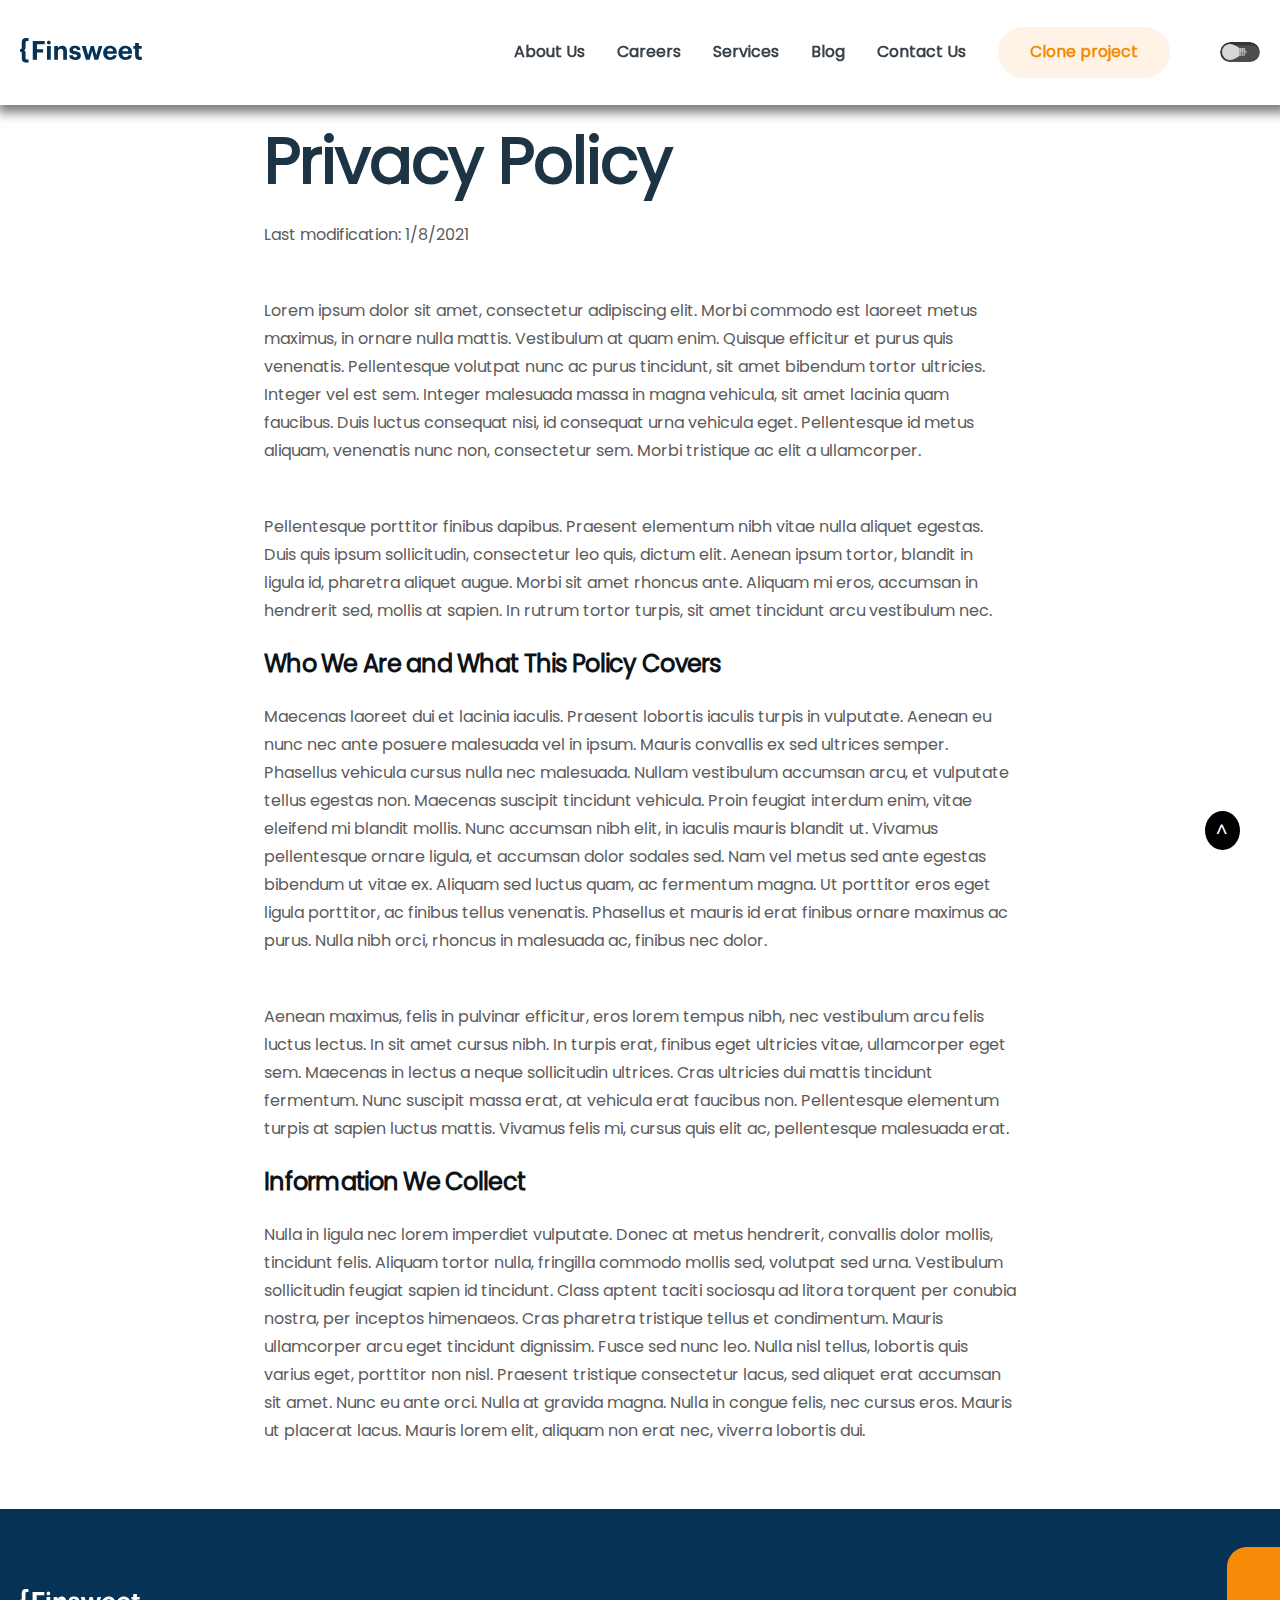
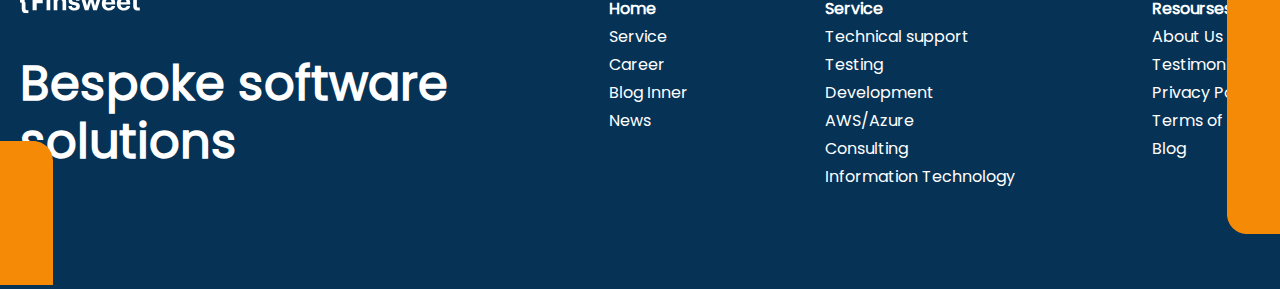
<file: pages/privacy.html>
<!DOCTYPE html>
<html lang="en">
  <head>
    <meta charset="UTF-8" />
    <meta name="viewport" content="width=device-width, initial-scale=1.0" />
    <title>Privacy Policy</title>
    <link rel="stylesheet" href="../scss/main.css" />
  </head>
  <body>
    <header>
      <div class="container">
        <nav>
          <a href="../index.html" class="logo">
            <svg
              xmlns="http://www.w3.org/2000/svg"
              width="122"
              height="25"
              viewBox="0 0 122 25"
            >
              <g clip-path="url(#clip0_201_2)">
                <path
                  d="M121.784 18.8714V21.8905H119.251C116.549 21.8056 115.105 20.3462 115.105 17.6051V10.7097H113.336V8.06125H115.105V5.09619H118.842V8.03037H121.699V10.6711H118.842V17.2344C118.842 18.1224 119.019 18.8328 120.386 18.8328L121.784 18.8714Z"
                />
                <path
                  d="M98.4416 15.0029V14.8021C98.4011 13.914 98.5364 13.0267 98.8395 12.191C99.1427 11.3552 99.6078 10.5876 100.208 9.93193C100.809 9.2763 101.532 8.74561 102.338 8.37027C103.144 7.99493 104.016 7.78232 104.904 7.74463C105.082 7.74463 105.267 7.74463 105.445 7.74463C108.974 7.74463 112.07 9.79855 112.07 14.694V15.7364H102.264C102.364 17.9911 103.584 19.2651 105.638 19.2651C107.406 19.2651 108.232 18.493 108.472 17.3656H112.001C111.568 20.3075 109.221 21.9445 105.507 21.9445C101.43 21.9136 98.4416 19.3346 98.4416 15.0029ZM108.395 13.3736C108.263 11.3197 107.229 10.3313 105.43 10.3313C103.63 10.3313 102.596 11.4432 102.341 13.3736H108.395Z"
                />
                <path
                  d="M83.1838 15.0029V14.8021C83.1433 13.9153 83.278 13.0291 83.5802 12.1944C83.8824 11.3596 84.3462 10.5926 84.9449 9.9372C85.5437 9.28177 86.2658 8.75078 87.0699 8.37456C87.874 7.99835 88.7444 7.78429 89.6312 7.74463C89.8088 7.74463 89.9942 7.74463 90.1717 7.74463C93.7005 7.74463 96.8045 9.79855 96.8045 14.694V15.7364H87.0059C87.1063 17.9911 88.3263 19.2651 90.3802 19.2651C92.1485 19.2651 92.9747 18.493 93.214 17.3656H96.7428C96.3026 20.3075 93.9553 21.9445 90.2412 21.9445C86.172 21.9136 83.1838 19.3346 83.1838 15.0029ZM93.1368 13.3736C93.0055 11.3197 91.9709 10.3313 90.1717 10.3313C88.3726 10.3313 87.3688 11.4741 87.0831 13.3659L93.1368 13.3736Z"
                />
                <path
                  d="M61.7725 8.03027H65.7259L68.1427 17.188L70.7912 8.03027H73.8798L76.2735 17.188L78.8216 8.03027H82.443L78.1498 21.6356H74.4435L72.127 13.0956L69.6484 21.6356H65.8958L61.7725 8.03027Z"
                />
                <path
                  d="M49.209 17.358H52.7377C52.8999 18.5858 53.5099 19.2884 55.1314 19.2884C56.583 19.2884 57.2548 18.7402 57.2548 17.8059C57.2548 16.8716 56.4827 16.4778 54.506 16.1998C50.8846 15.6516 49.487 14.6092 49.487 11.953C49.487 9.11918 52.0814 7.71387 54.892 7.71387C57.9111 7.71387 60.189 8.81032 60.5133 11.9375H57.0309C57.0087 11.6958 56.9388 11.4608 56.8252 11.2462C56.7117 11.0317 56.5567 10.8417 56.3693 10.6873C56.1819 10.533 55.9658 10.4173 55.7335 10.3469C55.5011 10.2766 55.2571 10.2529 55.0156 10.2774H54.8997C53.6797 10.2774 52.9694 10.8488 52.9694 11.6827C52.9694 12.5167 53.6257 12.8796 55.6178 13.1653C58.9999 13.6749 60.8916 14.532 60.8916 17.443C60.8916 20.354 58.7528 21.9137 55.17 21.9137C51.5872 21.9137 49.3094 20.2999 49.209 17.358Z"
                />
                <path
                  d="M34.2139 8.03049H37.9511V10.1848C38.3723 9.39406 39.0117 8.74088 39.7933 8.30288C40.5748 7.86487 41.4657 7.66045 42.3601 7.7139C45.0085 7.7139 46.9312 9.3277 46.9312 13.0109V21.6667H43.2403V13.5514C43.2403 11.7059 42.5222 10.8257 40.8544 10.8257C40.5019 10.795 40.1467 10.8342 39.8094 10.9411C39.4721 11.048 39.1593 11.2205 38.8888 11.4487C38.6183 11.6768 38.3955 11.9561 38.2333 12.2706C38.0711 12.5851 37.9725 12.9285 37.9434 13.2811C37.9241 13.4453 37.9241 13.6111 37.9434 13.7753V21.6358H34.2139V8.03049Z"
                />
                <path
                  d="M27.0022 4.60972C26.9887 4.2371 27.086 3.86885 27.2819 3.55157C27.4777 3.2343 27.7633 2.98228 28.1025 2.82742C28.4417 2.67256 28.8192 2.62182 29.1872 2.68162C29.5553 2.74143 29.8973 2.90909 30.17 3.16339C30.4427 3.41768 30.6338 3.74717 30.7191 4.11014C30.8044 4.4731 30.7801 4.85323 30.6493 5.20238C30.5184 5.55153 30.287 5.85401 29.9841 6.07153C29.6813 6.28904 29.3207 6.4118 28.948 6.42428H28.8785C28.6473 6.43891 28.4154 6.40774 28.1961 6.33255C27.9769 6.25736 27.7747 6.13963 27.6011 5.98611C27.4275 5.83258 27.2859 5.6463 27.1845 5.43793C27.083 5.22956 27.0237 5.00321 27.0099 4.77187C27.0035 4.71807 27.0009 4.66388 27.0022 4.60972ZM27.0022 8.03035H30.778V21.6357H27.0177L27.0022 8.03035Z"
                />
                <path
                  d="M12.7715 3.04224H24.709V6.33932H16.9874V11.2579H23.1029V14.4315H16.9797V21.6357H12.7715V3.04224Z"
                />
                <path
                  d="M5.56722 9.12683C5.56722 10.2928 5.56722 11.7135 3.96114 12.2927C5.60582 12.8563 5.56722 14.0532 5.56722 15.3041V19.937C5.56722 20.8172 5.92241 21.35 6.55557 21.4813C6.6947 21.5282 6.84127 21.5491 6.98797 21.543H8.53228V24.6316H5.98418C3.2662 24.6316 1.76823 23.0873 1.76823 20.2227V14.7404C1.74895 14.4589 1.62485 14.1949 1.42043 14.0005C1.216 13.8061 0.946116 13.6954 0.664051 13.6903H0V10.98H0.664051C0.951744 10.9762 1.22693 10.8618 1.43252 10.6605C1.63812 10.4592 1.75833 10.1865 1.76823 9.89899V4.33949C1.76823 1.52114 3.23532 0 5.98418 0H8.55544V3.04228H7.01114C6.86426 3.0427 6.71835 3.06615 6.57873 3.11177C5.94557 3.27392 5.59038 3.79899 5.59038 4.65608L5.56722 9.12683Z"
                />
              </g>
              <defs>
                <clipPath id="clip0_201_2">
                  <rect width="122" height="24.7089" />
                </clipPath>
              </defs>
            </svg>
          </a>

          <div class="nav_items">
            <div class="nav-items">
              <a class="item-link" href="./about.html">About Us</a>
              <a class="item-link" href="./careers-1.html">Careers</a>
              <a class="item-link" href="./services.html">Services</a>
              <a class="item-link" href="./blog.html">Blog</a>
              <a class="item-link" href="./contact.html">Contact us</a>
              <a class="clone" href="./careers-2.html">Clone project </a>
            </div>
            <div class="nav-btn">
              <button id="dark-light">
                <input type="checkbox" class="l" />
              </button>
              <div class="burger_menu" id="burger_menu">
                <span class="burger_menu_top"></span>
                <span class="burger_menu_center"></span>
                <span class="burger_menu_bottom"></span>
              </div>
            </div>
          </div>
        </nav>
      </div>
    </header>

    <main>
      <section class="privacy">
        <div class="container">
          <div class="content">
            <h1>Privacy Policy</h1>
            <p>Last modification: 1/8/2021</p>
            <p>
              Lorem ipsum dolor sit amet, consectetur adipiscing elit. Morbi
              commodo est laoreet metus maximus, in ornare nulla mattis.
              Vestibulum at quam enim. Quisque efficitur et purus quis
              venenatis. Pellentesque volutpat nunc ac purus tincidunt, sit amet
              bibendum tortor ultricies. Integer vel est sem. Integer malesuada
              massa in magna vehicula, sit amet lacinia quam faucibus. Duis
              luctus consequat nisi, id consequat urna vehicula eget.
              Pellentesque id metus aliquam, venenatis nunc non, consectetur
              sem. Morbi tristique ac elit a ullamcorper.
            </p>
            <p>
              Pellentesque porttitor finibus dapibus. Praesent elementum nibh
              vitae nulla aliquet egestas. Duis quis ipsum sollicitudin,
              consectetur leo quis, dictum elit. Aenean ipsum tortor, blandit in
              ligula id, pharetra aliquet augue. Morbi sit amet rhoncus ante.
              Aliquam mi eros, accumsan in hendrerit sed, mollis at sapien. In
              rutrum tortor turpis, sit amet tincidunt arcu vestibulum nec.
            </p>
            <h2>Who We Are and What This Policy Covers</h2>
            <p>
              Maecenas laoreet dui et lacinia iaculis. Praesent lobortis iaculis
              turpis in vulputate. Aenean eu nunc nec ante posuere malesuada vel
              in ipsum. Mauris convallis ex sed ultrices semper. Phasellus
              vehicula cursus nulla nec malesuada. Nullam vestibulum accumsan
              arcu, et vulputate tellus egestas non. Maecenas suscipit tincidunt
              vehicula. Proin feugiat interdum enim, vitae eleifend mi blandit
              mollis. Nunc accumsan nibh elit, in iaculis mauris blandit ut.
              Vivamus pellentesque ornare ligula, et accumsan dolor sodales sed.
              Nam vel metus sed ante egestas bibendum ut vitae ex. Aliquam sed
              luctus quam, ac fermentum magna. Ut porttitor eros eget ligula
              porttitor, ac finibus tellus venenatis. Phasellus et mauris id
              erat finibus ornare maximus ac purus. Nulla nibh orci, rhoncus in
              malesuada ac, finibus nec dolor.
            </p>
            <p>
              Aenean maximus, felis in pulvinar efficitur, eros lorem tempus
              nibh, nec vestibulum arcu felis luctus lectus. In sit amet cursus
              nibh. In turpis erat, finibus eget ultricies vitae, ullamcorper
              eget sem. Maecenas in lectus a neque sollicitudin ultrices. Cras
              ultricies dui mattis tincidunt fermentum. Nunc suscipit massa
              erat, at vehicula erat faucibus non. Pellentesque elementum turpis
              at sapien luctus mattis. Vivamus felis mi, cursus quis elit ac,
              pellentesque malesuada erat.
            </p>
            <h2>Information We Collect</h2>
            <p>
              Nulla in ligula nec lorem imperdiet vulputate. Donec at metus
              hendrerit, convallis dolor mollis, tincidunt felis. Aliquam tortor
              nulla, fringilla commodo mollis sed, volutpat sed urna. Vestibulum
              sollicitudin feugiat sapien id tincidunt. Class aptent taciti
              sociosqu ad litora torquent per conubia nostra, per inceptos
              himenaeos. Cras pharetra tristique tellus et condimentum. Mauris
              ullamcorper arcu eget tincidunt dignissim. Fusce sed nunc leo.
              Nulla nisl tellus, lobortis quis varius eget, porttitor non nisl.
              Praesent tristique consectetur lacus, sed aliquet erat accumsan
              sit amet. Nunc eu ante orci. Nulla at gravida magna. Nulla in
              congue felis, nec cursus eros. Mauris ut placerat lacus. Mauris
              lorem elit, aliquam non erat nec, viverra lobortis dui.
            </p>
          </div>
        </div>
      </section>
    </main>

    <footer>
      <img class="right" src="../images/Shape Right.png" alt="right" />
      <div class="container">
        <div class="footer-content">
          <div class="footer__cards">
            <div class="footer__card">
              <div class="svg">
                <a href="../index.html" class="logo">
                  <svg
                    xmlns="http://www.w3.org/2000/svg"
                    width="120"
                    height="25"
                    viewBox="0 0 120 25"
                  >
                    <g clip-path="url(#clip0_201_278)">
                      <path
                        d="M119.787 18.5621V21.5317H117.296C114.638 21.4481 113.218 20.0127 113.218 17.3165V10.5342H111.479V7.92915H113.218V5.0127H116.894V7.89877H119.704V10.4962H116.894V16.9519C116.894 17.8254 117.068 18.5241 118.413 18.5241L119.787 18.5621Z"
                      />
                      <path
                        d="M96.8282 14.7569V14.5594C96.7884 13.6859 96.9214 12.8131 97.2196 11.9911C97.5178 11.1691 97.9753 10.414 98.5658 9.76912C99.1564 9.12424 99.8684 8.60225 100.661 8.23306C101.454 7.86387 102.311 7.65475 103.185 7.61768C103.36 7.61768 103.542 7.61768 103.717 7.61768C107.188 7.61768 110.233 9.63793 110.233 14.4531V15.4784H100.588C100.686 17.6962 101.886 18.9493 103.907 18.9493C105.646 18.9493 106.459 18.1898 106.694 17.081H110.165C109.74 19.9746 107.431 21.5848 103.778 21.5848C99.7674 21.5544 96.8282 19.0177 96.8282 14.7569ZM106.618 13.1544C106.489 11.1341 105.471 10.162 103.702 10.162C101.932 10.162 100.914 11.2557 100.664 13.1544H106.618Z"
                      />
                      <path
                        d="M81.8204 14.7569V14.5594C81.7806 13.6871 81.9131 12.8156 82.2103 11.9945C82.5076 11.1734 82.9637 10.419 83.5527 9.77431C84.1416 9.12962 84.8519 8.60733 85.6428 8.23728C86.4337 7.86723 87.2898 7.65669 88.1622 7.61768C88.3368 7.61768 88.5191 7.61768 88.6938 7.61768C92.1647 7.61768 95.2178 9.63793 95.2178 14.4531V15.4784H85.5799C85.6786 17.6962 86.8786 18.9493 88.8989 18.9493C90.6381 18.9493 91.4508 18.1898 91.6862 17.081H95.1571C94.7242 19.9746 92.4153 21.5848 88.7622 21.5848C84.7596 21.5544 81.8204 19.0177 81.8204 14.7569ZM91.6103 13.1544C91.4811 11.1341 90.4634 10.162 88.6938 10.162C86.9242 10.162 85.9368 11.286 85.6558 13.1468L91.6103 13.1544Z"
                      />
                      <path
                        d="M60.7598 7.89868H64.6484L67.0256 16.9063L69.6306 7.89868H72.6686L75.0231 16.9063L77.5294 7.89868H81.0914L76.8686 21.281H73.2231L70.9446 12.881L68.5066 21.281H64.8155L60.7598 7.89868Z"
                      />
                      <path
                        d="M48.4023 17.0735H51.8732C52.0327 18.2811 52.6327 18.9722 54.2277 18.9722C55.6555 18.9722 56.3163 18.433 56.3163 17.514C56.3163 16.595 55.5568 16.2077 53.6125 15.9342C50.0504 15.395 48.6758 14.3697 48.6758 11.757C48.6758 8.96968 51.2277 7.5874 53.9922 7.5874C56.9618 7.5874 59.2023 8.66588 59.5213 11.7418H56.096C56.0742 11.504 56.0054 11.2729 55.8937 11.0619C55.782 10.8508 55.6296 10.6639 55.4453 10.5121C55.261 10.3603 55.0484 10.2465 54.8199 10.1773C54.5913 10.1081 54.3513 10.0848 54.1137 10.1089H53.9998C52.7998 10.1089 52.1011 10.6709 52.1011 11.4912C52.1011 12.3115 52.7466 12.6684 54.7061 12.9494C58.0327 13.4507 59.8935 14.2937 59.8935 17.157C59.8935 20.0203 57.7897 21.5545 54.2656 21.5545C50.7416 21.5545 48.5011 19.9671 48.4023 17.0735Z"
                      />
                      <path
                        d="M33.6533 7.8987H37.3293V10.0177C37.7436 9.23991 38.3725 8.59744 39.1413 8.16662C39.91 7.73579 40.7863 7.53472 41.666 7.5873C44.271 7.5873 46.1622 9.17465 46.1622 12.7974V21.3114H42.5318V13.3291C42.5318 11.5139 41.8255 10.6481 40.185 10.6481C39.8382 10.6179 39.4889 10.6565 39.1572 10.7616C38.8254 10.8668 38.5176 11.0364 38.2516 11.2608C37.9855 11.4852 37.7664 11.76 37.6069 12.0693C37.4473 12.3786 37.3504 12.7164 37.3217 13.0633C37.3027 13.2247 37.3027 13.3879 37.3217 13.5493V21.281H33.6533V7.8987Z"
                      />
                      <path
                        d="M26.5598 4.53425C26.5465 4.16775 26.6422 3.80553 26.8349 3.49346C27.0275 3.18138 27.3085 2.9335 27.6421 2.78117C27.9757 2.62885 28.347 2.57894 28.709 2.63777C29.071 2.69659 29.4074 2.86151 29.6756 3.11163C29.9439 3.36176 30.1318 3.68585 30.2157 4.04286C30.2997 4.39988 30.2758 4.77377 30.1471 5.1172C30.0184 5.46063 29.7907 5.75815 29.4928 5.9721C29.1949 6.18605 28.8403 6.3068 28.4737 6.31906H28.4054C28.1779 6.33346 27.9498 6.3028 27.7342 6.22884C27.5185 6.15489 27.3196 6.03908 27.1489 5.88808C26.9781 5.73707 26.8389 5.55384 26.7391 5.34889C26.6393 5.14393 26.581 4.9213 26.5674 4.69375C26.5611 4.64083 26.5586 4.58753 26.5598 4.53425ZM26.5598 7.89881H30.2737V21.2811H26.575L26.5598 7.89881Z"
                      />
                      <path
                        d="M12.5625 2.99243H24.3043V6.23547H16.7093V11.0734H22.7245V14.195H16.7017V21.281H12.5625V2.99243Z"
                      />
                      <path
                        d="M5.47595 8.97721C5.47595 10.1241 5.47595 11.5215 3.8962 12.0911C5.51393 12.6456 5.47595 13.8228 5.47595 15.0532V19.6101C5.47595 20.4759 5.82532 21 6.4481 21.1291C6.58495 21.1753 6.72912 21.1959 6.87342 21.1899H8.39241V24.2278H5.88608C3.21266 24.2278 1.73924 22.7089 1.73924 19.8911V14.4987C1.72028 14.2219 1.59821 13.9622 1.39714 13.771C1.19607 13.5798 0.930606 13.4709 0.653165 13.4658H0V10.8H0.653165C0.936141 10.7963 1.20682 10.6837 1.40904 10.4858C1.61126 10.2878 1.72951 10.0195 1.73924 9.73671V4.26835C1.73924 1.4962 3.18228 0 5.88608 0H8.41519V2.9924H6.8962C6.75173 2.99282 6.60822 3.01589 6.47089 3.06076C5.8481 3.22025 5.49873 3.73671 5.49873 4.57975L5.47595 8.97721Z"
                      />
                    </g>
                    <defs>
                      <clipPath id="clip0_201_278">
                        <rect width="120" height="24.3038" />
                      </clipPath>
                    </defs>
                  </svg>
                </a>
              </div>
              <h5>Bespoke software solutions</h5>
            </div>
            <div class="footer__card">
              <h6><a href="../index.html">Home</a></h6>
              <a href="./services.html">Service</a>
              <a href="./careers-1.html">Career</a>
              <a href="./blog-inner.html"> Blog Inner</a>
              <a href="#">News</a>
            </div>
            <div class="footer__card">
              <h6>Service</h6>
              <a href="#">Technical support</a>
              <a href="#">Testing</a>
              <a href="#">Development</a>
              <a href="#">AWS/Azure </a>
              <a href="#">Consulting </a>
              <a href="#">Information Technology </a>
            </div>
            <div class="footer__card">
              <h6>Resourses</h6>
              <a href="#">About Us</a>
              <a href="#">Testimonial</a>
              <a href="#">Privacy Policy</a>
              <a href="#">Terms of use</a>
              <a href="./blog.html">Blog</a>
            </div>
          </div>
        </div>
      </div>
      <img class="left" src="../images/Shape Left.svg" alt="left" />
    </footer>
    <a href="#" class="backtop"> ^ </a>

    <script src="../js/main.js"></script>
  </body>
</html>
</file>
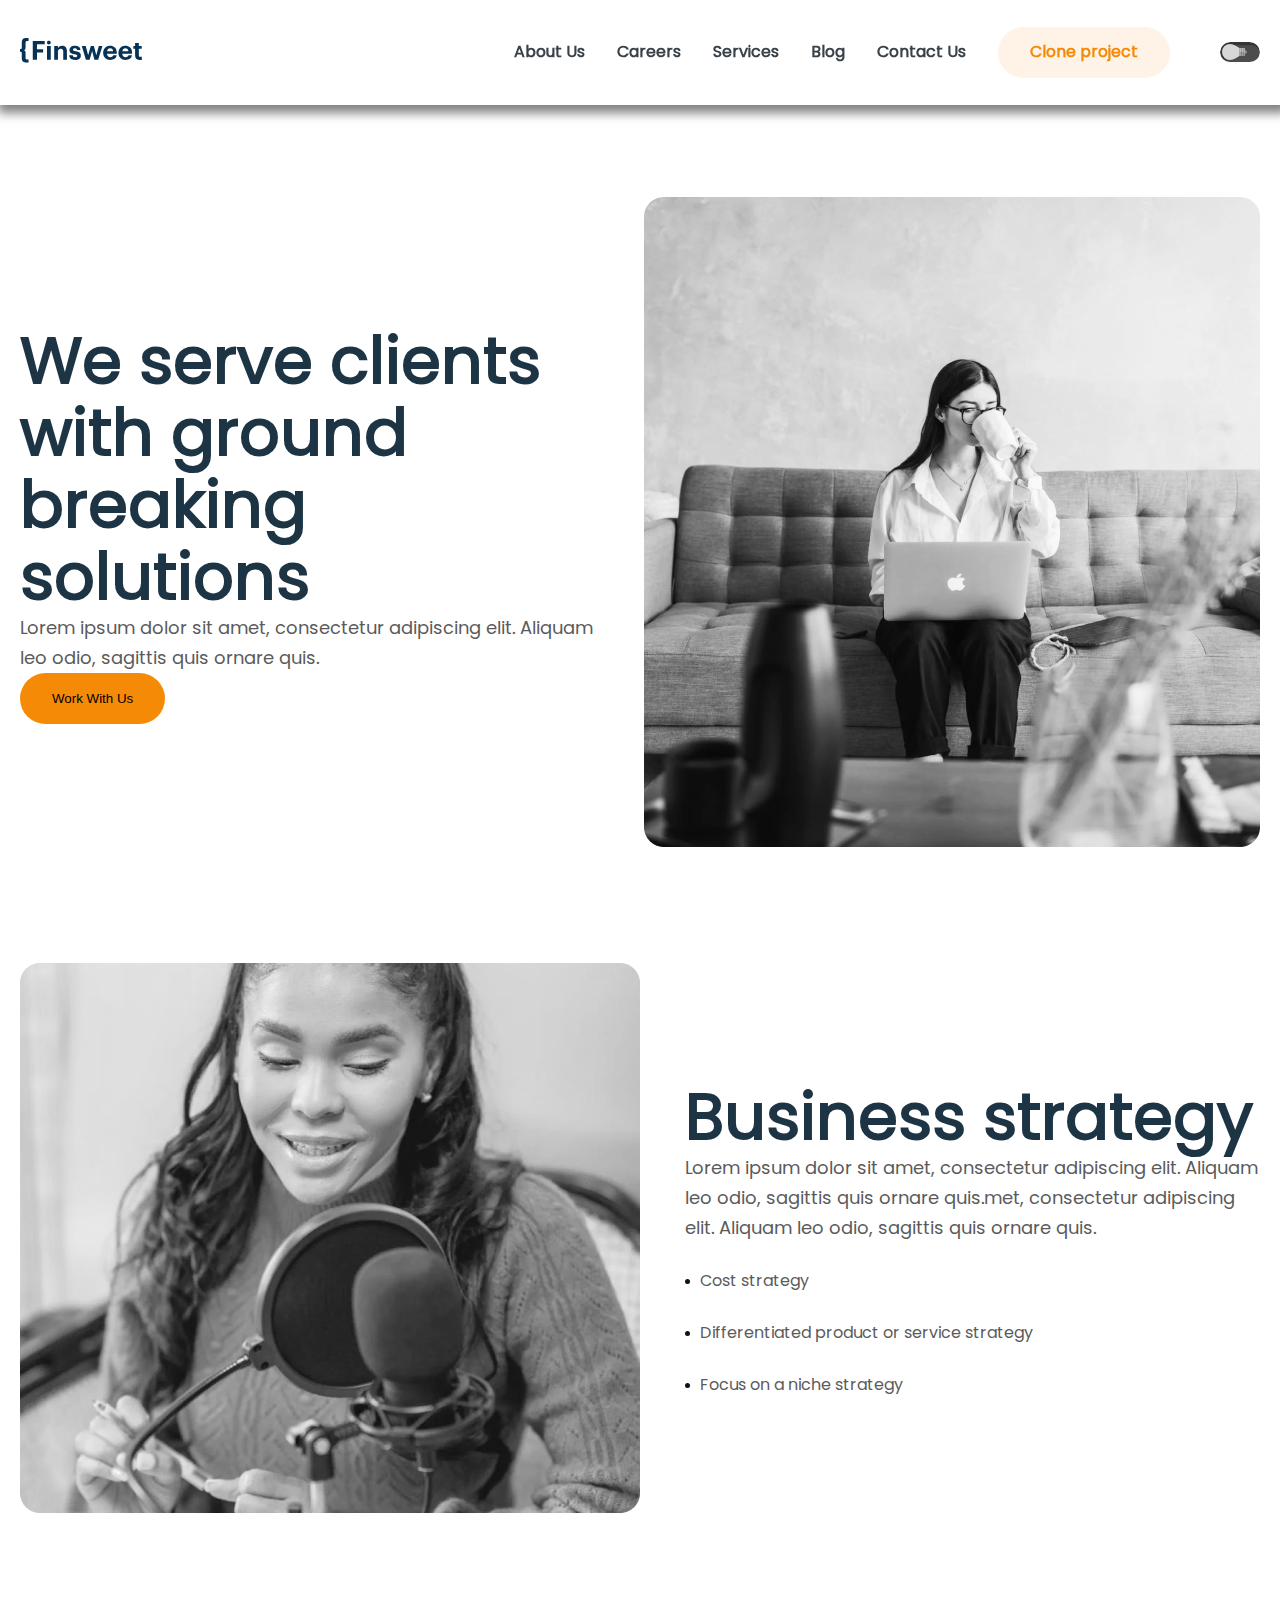
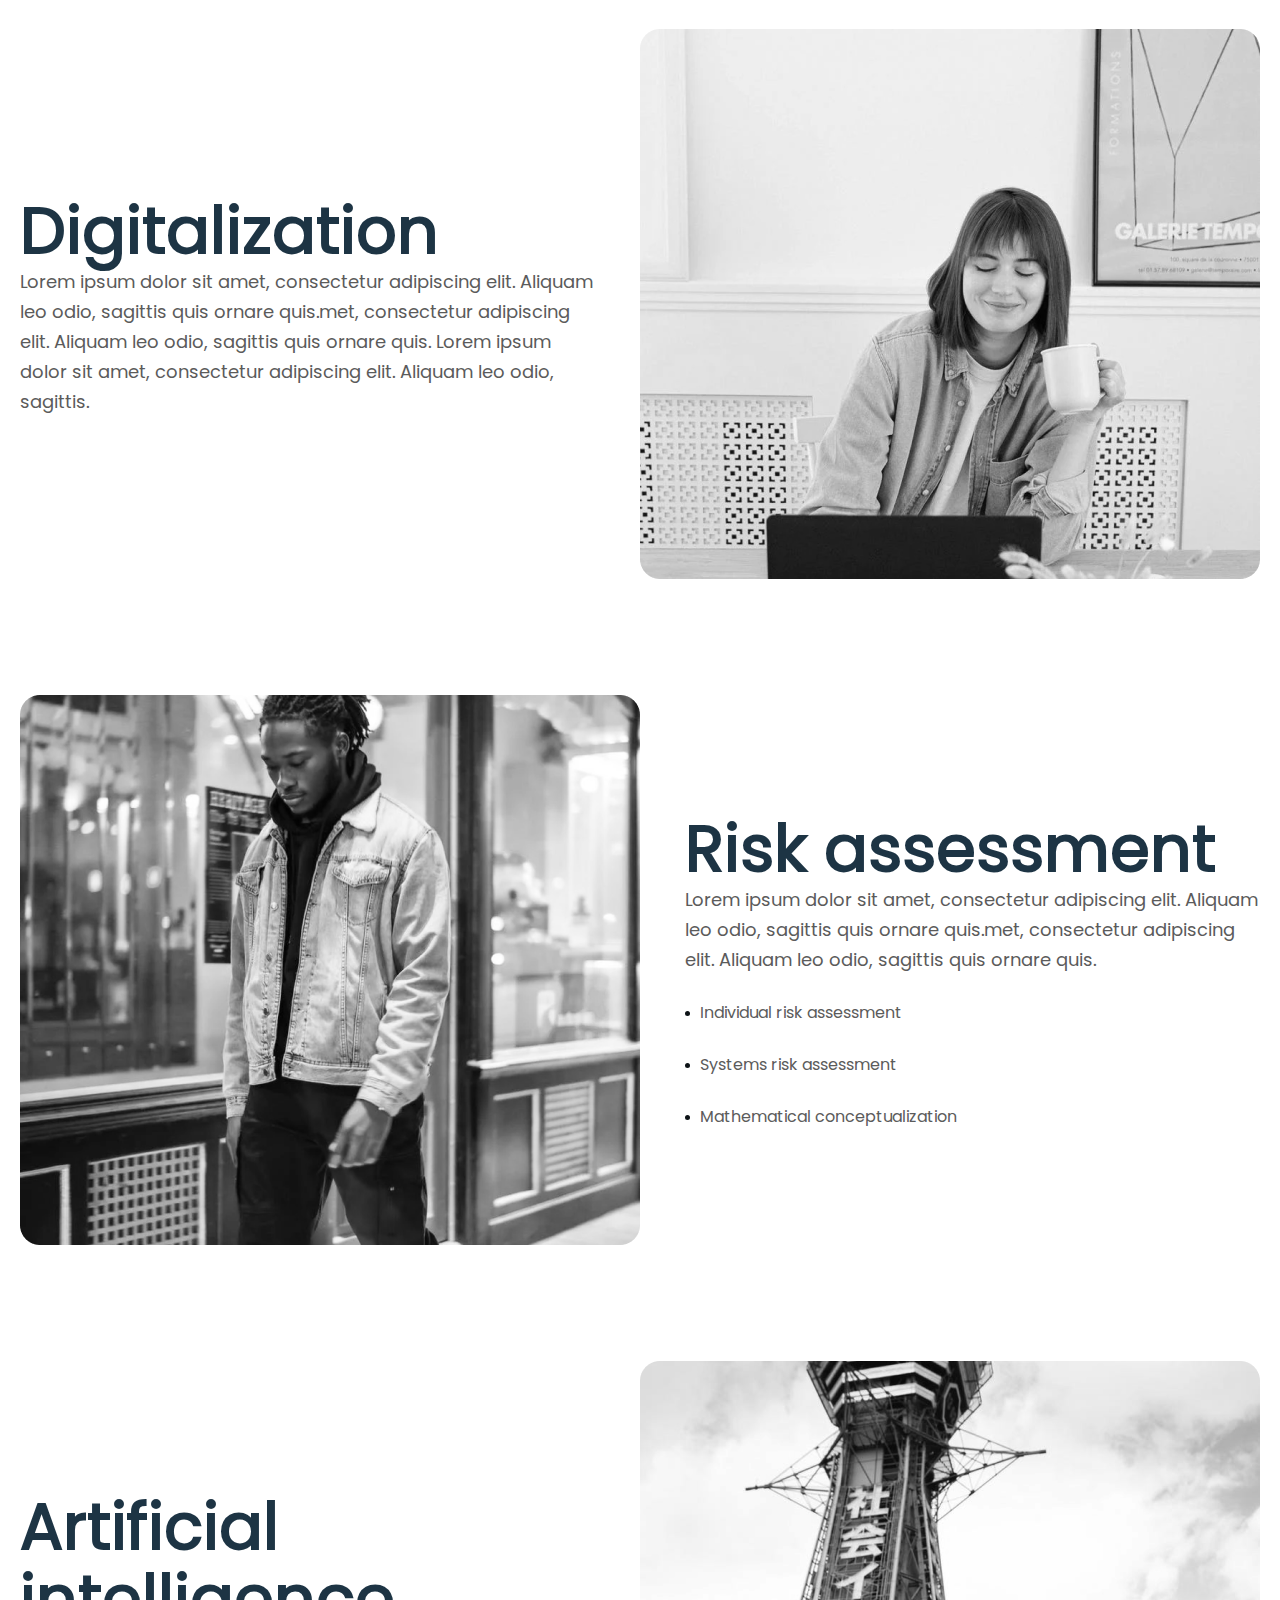
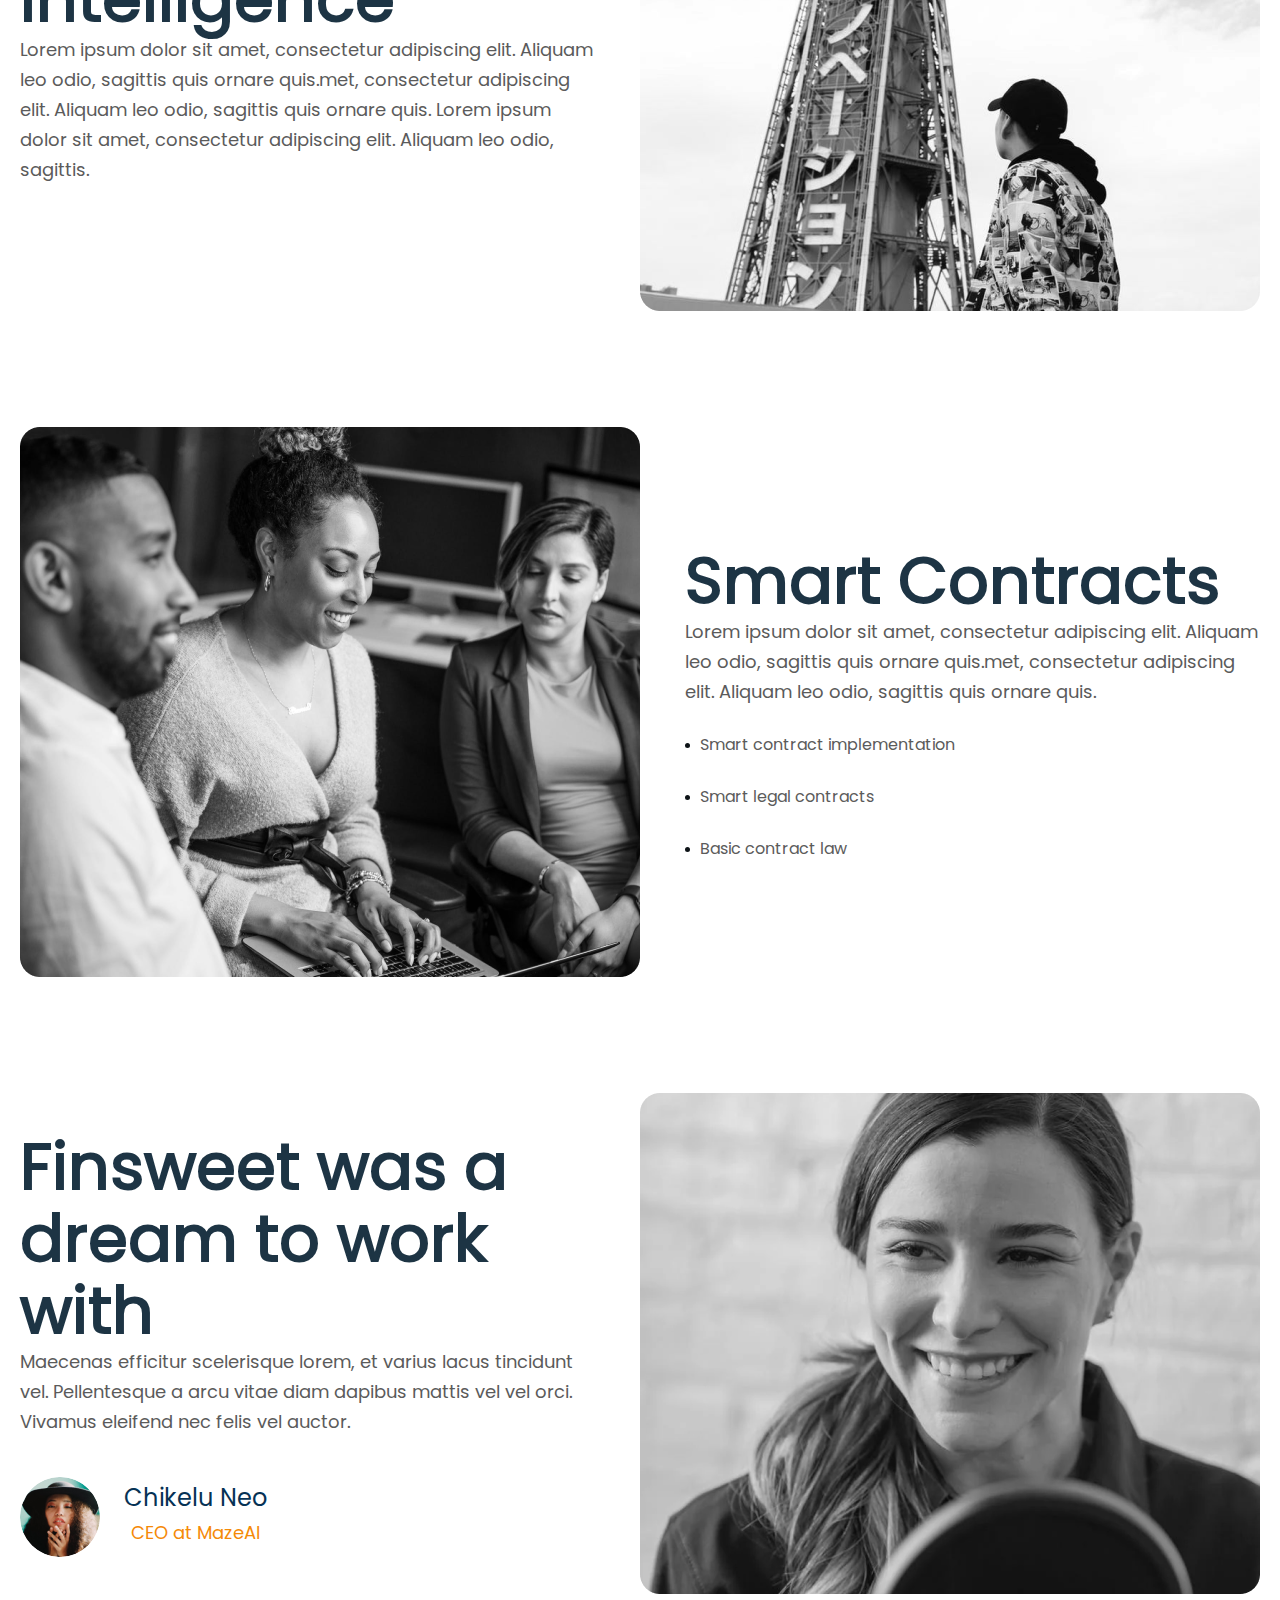
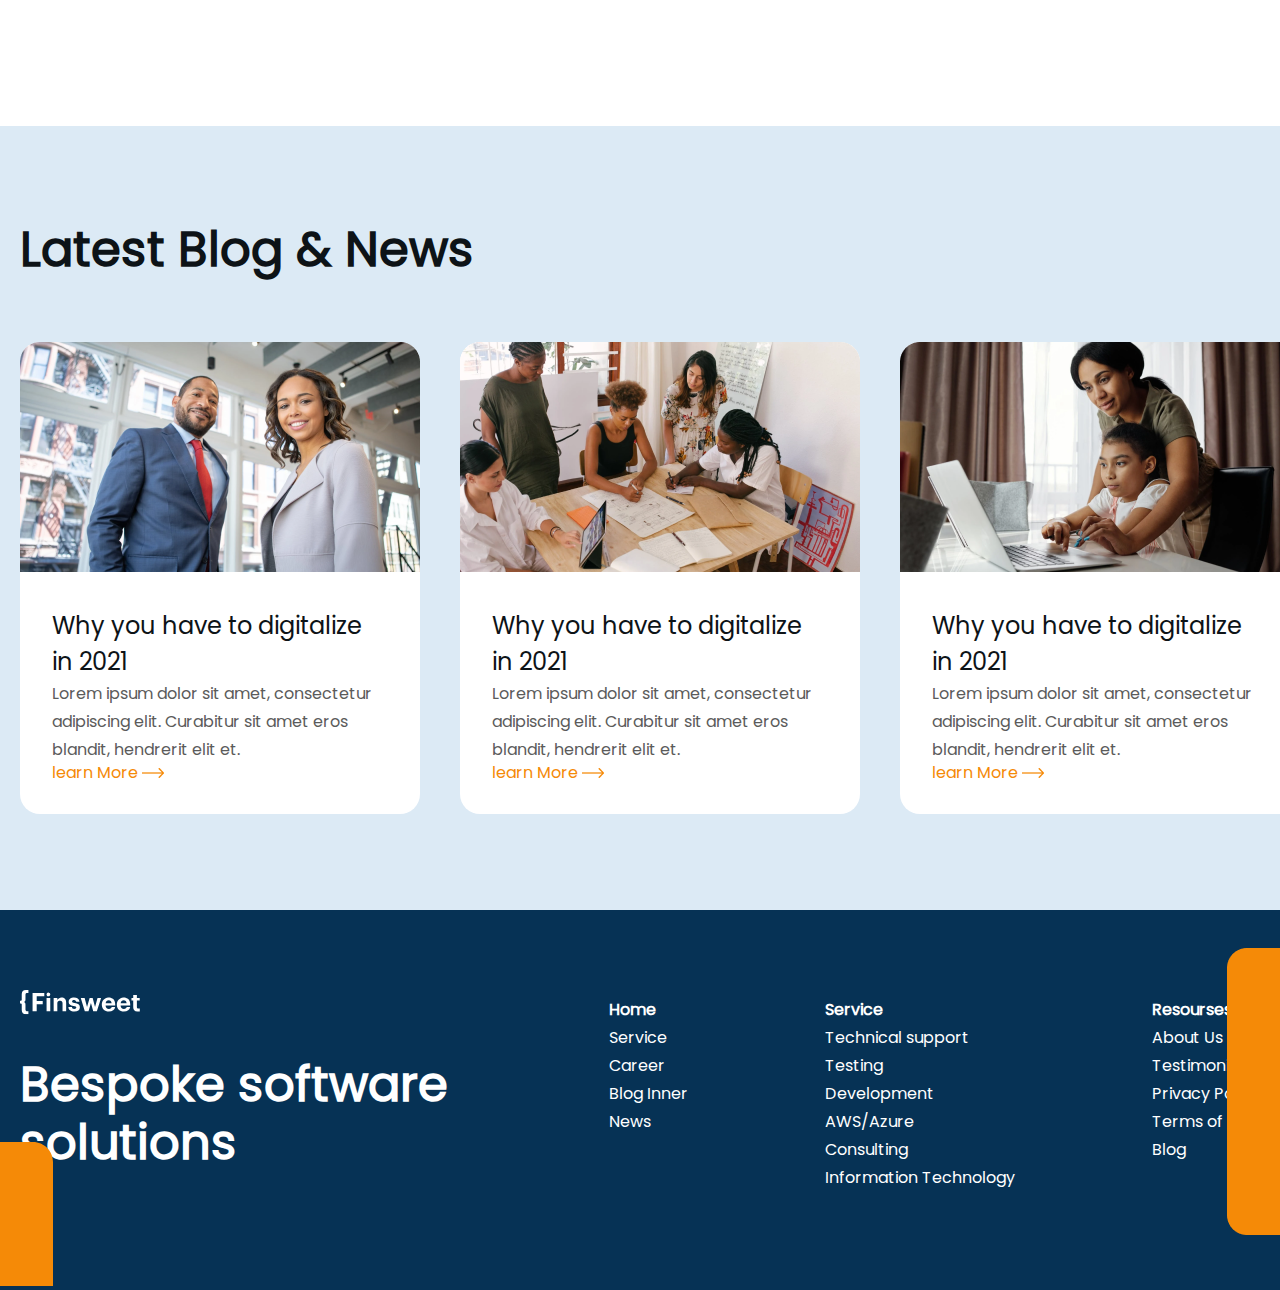
<file: pages/services.html>
<!DOCTYPE html>
<html lang="en">
  <head>
    <meta charset="UTF-8" />
    <meta name="viewport" content="width=device-width, initial-scale=1.0" />
    <title>Services</title>
    <link rel="stylesheet" href="../scss/main.css" />
  </head>
  <link
    href="https://cdn.jsdelivr.net/npm/bootstrap@5.3.2/dist/css/bootstrap.min.css"
    rel="stylesheet"
    integrity="sha384-T3c6CoIi6uLrA9TneNEoa7RxnatzjcDSCmG1MXxSR1GAsXEV/Dwwykc2MPK8M2HN"
    crossorigin="anonymous"
  />

  <body>
    <header>
      <div class="container">
        <nav>
          <a href="../index.html" class="logo">
            <svg
              xmlns="http://www.w3.org/2000/svg"
              width="122"
              height="25"
              viewBox="0 0 122 25"
            >
              <g clip-path="url(#clip0_201_2)">
                <path
                  d="M121.784 18.8714V21.8905H119.251C116.549 21.8056 115.105 20.3462 115.105 17.6051V10.7097H113.336V8.06125H115.105V5.09619H118.842V8.03037H121.699V10.6711H118.842V17.2344C118.842 18.1224 119.019 18.8328 120.386 18.8328L121.784 18.8714Z"
                />
                <path
                  d="M98.4416 15.0029V14.8021C98.4011 13.914 98.5364 13.0267 98.8395 12.191C99.1427 11.3552 99.6078 10.5876 100.208 9.93193C100.809 9.2763 101.532 8.74561 102.338 8.37027C103.144 7.99493 104.016 7.78232 104.904 7.74463C105.082 7.74463 105.267 7.74463 105.445 7.74463C108.974 7.74463 112.07 9.79855 112.07 14.694V15.7364H102.264C102.364 17.9911 103.584 19.2651 105.638 19.2651C107.406 19.2651 108.232 18.493 108.472 17.3656H112.001C111.568 20.3075 109.221 21.9445 105.507 21.9445C101.43 21.9136 98.4416 19.3346 98.4416 15.0029ZM108.395 13.3736C108.263 11.3197 107.229 10.3313 105.43 10.3313C103.63 10.3313 102.596 11.4432 102.341 13.3736H108.395Z"
                />
                <path
                  d="M83.1838 15.0029V14.8021C83.1433 13.9153 83.278 13.0291 83.5802 12.1944C83.8824 11.3596 84.3462 10.5926 84.9449 9.9372C85.5437 9.28177 86.2658 8.75078 87.0699 8.37456C87.874 7.99835 88.7444 7.78429 89.6312 7.74463C89.8088 7.74463 89.9942 7.74463 90.1717 7.74463C93.7005 7.74463 96.8045 9.79855 96.8045 14.694V15.7364H87.0059C87.1063 17.9911 88.3263 19.2651 90.3802 19.2651C92.1485 19.2651 92.9747 18.493 93.214 17.3656H96.7428C96.3026 20.3075 93.9553 21.9445 90.2412 21.9445C86.172 21.9136 83.1838 19.3346 83.1838 15.0029ZM93.1368 13.3736C93.0055 11.3197 91.9709 10.3313 90.1717 10.3313C88.3726 10.3313 87.3688 11.4741 87.0831 13.3659L93.1368 13.3736Z"
                />
                <path
                  d="M61.7725 8.03027H65.7259L68.1427 17.188L70.7912 8.03027H73.8798L76.2735 17.188L78.8216 8.03027H82.443L78.1498 21.6356H74.4435L72.127 13.0956L69.6484 21.6356H65.8958L61.7725 8.03027Z"
                />
                <path
                  d="M49.209 17.358H52.7377C52.8999 18.5858 53.5099 19.2884 55.1314 19.2884C56.583 19.2884 57.2548 18.7402 57.2548 17.8059C57.2548 16.8716 56.4827 16.4778 54.506 16.1998C50.8846 15.6516 49.487 14.6092 49.487 11.953C49.487 9.11918 52.0814 7.71387 54.892 7.71387C57.9111 7.71387 60.189 8.81032 60.5133 11.9375H57.0309C57.0087 11.6958 56.9388 11.4608 56.8252 11.2462C56.7117 11.0317 56.5567 10.8417 56.3693 10.6873C56.1819 10.533 55.9658 10.4173 55.7335 10.3469C55.5011 10.2766 55.2571 10.2529 55.0156 10.2774H54.8997C53.6797 10.2774 52.9694 10.8488 52.9694 11.6827C52.9694 12.5167 53.6257 12.8796 55.6178 13.1653C58.9999 13.6749 60.8916 14.532 60.8916 17.443C60.8916 20.354 58.7528 21.9137 55.17 21.9137C51.5872 21.9137 49.3094 20.2999 49.209 17.358Z"
                />
                <path
                  d="M34.2139 8.03049H37.9511V10.1848C38.3723 9.39406 39.0117 8.74088 39.7933 8.30288C40.5748 7.86487 41.4657 7.66045 42.3601 7.7139C45.0085 7.7139 46.9312 9.3277 46.9312 13.0109V21.6667H43.2403V13.5514C43.2403 11.7059 42.5222 10.8257 40.8544 10.8257C40.5019 10.795 40.1467 10.8342 39.8094 10.9411C39.4721 11.048 39.1593 11.2205 38.8888 11.4487C38.6183 11.6768 38.3955 11.9561 38.2333 12.2706C38.0711 12.5851 37.9725 12.9285 37.9434 13.2811C37.9241 13.4453 37.9241 13.6111 37.9434 13.7753V21.6358H34.2139V8.03049Z"
                />
                <path
                  d="M27.0022 4.60972C26.9887 4.2371 27.086 3.86885 27.2819 3.55157C27.4777 3.2343 27.7633 2.98228 28.1025 2.82742C28.4417 2.67256 28.8192 2.62182 29.1872 2.68162C29.5553 2.74143 29.8973 2.90909 30.17 3.16339C30.4427 3.41768 30.6338 3.74717 30.7191 4.11014C30.8044 4.4731 30.7801 4.85323 30.6493 5.20238C30.5184 5.55153 30.287 5.85401 29.9841 6.07153C29.6813 6.28904 29.3207 6.4118 28.948 6.42428H28.8785C28.6473 6.43891 28.4154 6.40774 28.1961 6.33255C27.9769 6.25736 27.7747 6.13963 27.6011 5.98611C27.4275 5.83258 27.2859 5.6463 27.1845 5.43793C27.083 5.22956 27.0237 5.00321 27.0099 4.77187C27.0035 4.71807 27.0009 4.66388 27.0022 4.60972ZM27.0022 8.03035H30.778V21.6357H27.0177L27.0022 8.03035Z"
                />
                <path
                  d="M12.7715 3.04224H24.709V6.33932H16.9874V11.2579H23.1029V14.4315H16.9797V21.6357H12.7715V3.04224Z"
                />
                <path
                  d="M5.56722 9.12683C5.56722 10.2928 5.56722 11.7135 3.96114 12.2927C5.60582 12.8563 5.56722 14.0532 5.56722 15.3041V19.937C5.56722 20.8172 5.92241 21.35 6.55557 21.4813C6.6947 21.5282 6.84127 21.5491 6.98797 21.543H8.53228V24.6316H5.98418C3.2662 24.6316 1.76823 23.0873 1.76823 20.2227V14.7404C1.74895 14.4589 1.62485 14.1949 1.42043 14.0005C1.216 13.8061 0.946116 13.6954 0.664051 13.6903H0V10.98H0.664051C0.951744 10.9762 1.22693 10.8618 1.43252 10.6605C1.63812 10.4592 1.75833 10.1865 1.76823 9.89899V4.33949C1.76823 1.52114 3.23532 0 5.98418 0H8.55544V3.04228H7.01114C6.86426 3.0427 6.71835 3.06615 6.57873 3.11177C5.94557 3.27392 5.59038 3.79899 5.59038 4.65608L5.56722 9.12683Z"
                />
              </g>
              <defs>
                <clipPath id="clip0_201_2">
                  <rect width="122" height="24.7089" />
                </clipPath>
              </defs>
            </svg>
          </a>

          <div class="nav_items">
            <div class="nav-items">
              <a class="item-link" href="./about.html">About Us</a>
              <a class="item-link" href="./careers-1.html">Careers</a>
              <a class="item-link" href="#">Services</a>
              <a class="item-link" href="./blog.html">Blog</a>
              <a class="item-link" href="./contact.html">Contact us</a>
              <a class="clone" href="./careers-2.html">Clone project </a>
            </div>
            <div class="nav-btn">
              <button id="dark-light">
                <input type="checkbox" class="l" />
              </button>
              <div class="burger_menu" id="burger_menu">
                <span class="burger_menu_top"></span>
                <span class="burger_menu_center"></span>
                <span class="burger_menu_bottom"></span>
              </div>
            </div>
          </div>
        </nav>
      </div>
    </header>

    <div class="container">
      <div class="big_wraper">
        <div class="header_section_wraper">
          <h1>We serve clients with ground breaking solutions</h1>
          <p>
            Lorem ipsum dolor sit amet, consectetur adipiscing elit. Aliquam leo
            odio, sagittis quis ornare quis.
          </p>
          <button>Work With Us</button>
        </div>
        <div class="img_wraper_one">
          <div>
            <img src="/images/Abduboriy/imgs/Image1.png" alt="" />
          </div>
        </div>
      </div>

      <div class="big_wraper">
        <div class="img_wraper_one">
          <div>
            <img src="/images/Abduboriy/imgs/Image2.png" alt="" />
          </div>
        </div>
        <div class="header_section_wraper">
          <h1>Business strategy</h1>
          <p>
            Lorem ipsum dolor sit amet, consectetur adipiscing elit. Aliquam leo
            odio, sagittis quis ornare quis.met, consectetur adipiscing elit.
            Aliquam leo odio, sagittis quis ornare quis.
          </p>
          <div class="big_rectangl">
            <div class="reactangl_mini">
              <div class="rectangl"></div>
              <span>Cost strategy</span>
            </div>
            <div class="reactangl_mini">
              <div class="rectangl"></div>
              <span>Differentiated product or service strategy</span>
            </div>
            <div class="reactangl_mini">
              <div class="rectangl"></div>
              <span>Focus on a niche strategy</span>
            </div>
          </div>
        </div>
      </div>

      <div class="big_wraper">
        <div class="header_section_wraper">
          <h1>Digitalization</h1>
          <p>
            Lorem ipsum dolor sit amet, consectetur adipiscing elit. Aliquam leo
            odio, sagittis quis ornare quis.met, consectetur adipiscing elit.
            Aliquam leo odio, sagittis quis ornare quis. Lorem ipsum dolor sit
            amet, consectetur adipiscing elit. Aliquam leo odio, sagittis.
          </p>
        </div>
        <div class="img_wraper_one">
          <div>
            <img src="/images/Abduboriy/imgs/Image3.png" alt="" />
          </div>
        </div>
      </div>

      <div class="big_wraper">
        <div class="img_wraper_one">
          <div>
            <img src="/images/Abduboriy/imgs/Image4.png" alt="" />
          </div>
        </div>
        <div class="header_section_wraper">
          <h1>Risk assessment</h1>
          <p>
            Lorem ipsum dolor sit amet, consectetur adipiscing elit. Aliquam leo
            odio, sagittis quis ornare quis.met, consectetur adipiscing elit.
            Aliquam leo odio, sagittis quis ornare quis.
          </p>
          <div class="big_rectangl">
            <div class="reactangl_mini">
              <div class="rectangl"></div>
              <span>Individual risk assessment</span>
            </div>
            <div class="reactangl_mini">
              <div class="rectangl"></div>
              <span>Systems risk assessment</span>
            </div>
            <div class="reactangl_mini">
              <div class="rectangl"></div>
              <span>Mathematical conceptualization</span>
            </div>
          </div>
        </div>
      </div>
      <div class="big_wraper">
        <div class="header_section_wraper">
          <h1>Artificial intelligence</h1>
          <p>
            Lorem ipsum dolor sit amet, consectetur adipiscing elit. Aliquam leo
            odio, sagittis quis ornare quis.met, consectetur adipiscing elit.
            Aliquam leo odio, sagittis quis ornare quis. Lorem ipsum dolor sit
            amet, consectetur adipiscing elit. Aliquam leo odio, sagittis.
          </p>
        </div>
        <div class="img_wraper_one">
          <div>
            <img src="/images/Abduboriy/imgs/Image5.png" alt="" />
          </div>
        </div>
      </div>

      <div class="big_wraper">
        <div class="img_wraper_one">
          <div>
            <img src="/images/Abduboriy/imgs/Image6.png" alt="" />
          </div>
        </div>
        <div class="header_section_wraper">
          <h1>Smart Contracts</h1>
          <p>
            Lorem ipsum dolor sit amet, consectetur adipiscing elit. Aliquam leo
            odio, sagittis quis ornare quis.met, consectetur adipiscing elit.
            Aliquam leo odio, sagittis quis ornare quis.
          </p>
          <div class="big_rectangl">
            <div class="reactangl_mini">
              <div class="rectangl"></div>
              <span>Smart contract implementation</span>
            </div>
            <div class="reactangl_mini">
              <div class="rectangl"></div>
              <span>Smart legal contracts</span>
            </div>
            <div class="reactangl_mini">
              <div class="rectangl"></div>
              <span>Basic contract law</span>
            </div>
          </div>
        </div>
      </div>
      <div class="big_wraper">
        <div class="header_section_wraper">
          <h1>Finsweet was a dream to work with</h1>
          <p>
            Maecenas efficitur scelerisque lorem, et varius lacus tincidunt vel.
            Pellentesque a arcu vitae diam dapibus mattis vel vel orci. Vivamus
            eleifend nec felis vel auctor.
          </p>
          <div class="footer_people_section">
            <div class="footer_people_section_cards">
              <img
                class="people_img"
                src="/images/Abduboriy/imgs/Image8.png"
                alt=""
              />
            </div>
            <div>
              <div><span class="span1">Chikelu Neo</span></div>
              <span class="span2">CEO at MazeAI</span>
            </div>
          </div>
        </div>
        <div class="img_wraper_one">
          <div>
            <img src="/images/Abduboriy/imgs/Image7.png" alt="" />
          </div>
        </div>
      </div>
    </div>
    <div class="bg_color">
      <div class="container">
        <div class="wraper_two_section">
          <h1>Latest Blog & News</h1>
        </div>
        <div class="big_wraper_card_section">
          <div class="card_one_wraper">
            <div>
              <img src="/images/Abduboriy/imgs/Image9.png" alt="" />
            </div>
            <div class="card_one_wraper_text_wraper">
              <h3>Why you have to digitalize in 2021</h3>
              <p>
                Lorem ipsum dolor sit amet, consectetur adipiscing elit.
                Curabitur sit amet eros blandit, hendrerit elit et.
              </p>
              <span
                >learn More <img src="/images/Abduboriy/imgs/Icon1.png" alt=""
              /></span>
            </div>
          </div>
          <div class="card_one_wraper">
            <div>
              <img src="/images/Abduboriy/imgs/Image10.png" alt="" />
            </div>
            <div class="card_one_wraper_text_wraper">
              <h3>Why you have to digitalize in 2021</h3>
              <p>
                Lorem ipsum dolor sit amet, consectetur adipiscing elit.
                Curabitur sit amet eros blandit, hendrerit elit et.
              </p>
              <span
                >learn More <img src="/images/Abduboriy/imgs/Icon1.png" alt=""
              /></span>
            </div>
          </div>
          <div class="card_one_wraper">
            <div>
              <img src="/images/Abduboriy/imgs/Image11.png" alt="" />
            </div>
            <div class="card_one_wraper_text_wraper">
              <h3>Why you have to digitalize in 2021</h3>
              <p>
                Lorem ipsum dolor sit amet, consectetur adipiscing elit.
                Curabitur sit amet eros blandit, hendrerit elit et.
              </p>
              <span
                >learn More <img src="/images/Abduboriy/imgs/Icon1.png" alt=""
              /></span>
            </div>
          </div>
        </div>
      </div>
    </div>

    <footer>
      <img class="right" src="../images/Shape Right.png" alt="right" />
      <div class="container">
        <div class="footer-content">
          <div class="footer__cards">
            <div class="footer__card">
              <div class="svg">
                <a href="../index.html" class="logo">
                  <svg
                    xmlns="http://www.w3.org/2000/svg"
                    width="120"
                    height="25"
                    viewBox="0 0 120 25"
                  >
                    <g clip-path="url(#clip0_201_278)">
                      <path
                        d="M119.787 18.5621V21.5317H117.296C114.638 21.4481 113.218 20.0127 113.218 17.3165V10.5342H111.479V7.92915H113.218V5.0127H116.894V7.89877H119.704V10.4962H116.894V16.9519C116.894 17.8254 117.068 18.5241 118.413 18.5241L119.787 18.5621Z"
                      />
                      <path
                        d="M96.8282 14.7569V14.5594C96.7884 13.6859 96.9214 12.8131 97.2196 11.9911C97.5178 11.1691 97.9753 10.414 98.5658 9.76912C99.1564 9.12424 99.8684 8.60225 100.661 8.23306C101.454 7.86387 102.311 7.65475 103.185 7.61768C103.36 7.61768 103.542 7.61768 103.717 7.61768C107.188 7.61768 110.233 9.63793 110.233 14.4531V15.4784H100.588C100.686 17.6962 101.886 18.9493 103.907 18.9493C105.646 18.9493 106.459 18.1898 106.694 17.081H110.165C109.74 19.9746 107.431 21.5848 103.778 21.5848C99.7674 21.5544 96.8282 19.0177 96.8282 14.7569ZM106.618 13.1544C106.489 11.1341 105.471 10.162 103.702 10.162C101.932 10.162 100.914 11.2557 100.664 13.1544H106.618Z"
                      />
                      <path
                        d="M81.8204 14.7569V14.5594C81.7806 13.6871 81.9131 12.8156 82.2103 11.9945C82.5076 11.1734 82.9637 10.419 83.5527 9.77431C84.1416 9.12962 84.8519 8.60733 85.6428 8.23728C86.4337 7.86723 87.2898 7.65669 88.1622 7.61768C88.3368 7.61768 88.5191 7.61768 88.6938 7.61768C92.1647 7.61768 95.2178 9.63793 95.2178 14.4531V15.4784H85.5799C85.6786 17.6962 86.8786 18.9493 88.8989 18.9493C90.6381 18.9493 91.4508 18.1898 91.6862 17.081H95.1571C94.7242 19.9746 92.4153 21.5848 88.7622 21.5848C84.7596 21.5544 81.8204 19.0177 81.8204 14.7569ZM91.6103 13.1544C91.4811 11.1341 90.4634 10.162 88.6938 10.162C86.9242 10.162 85.9368 11.286 85.6558 13.1468L91.6103 13.1544Z"
                      />
                      <path
                        d="M60.7598 7.89868H64.6484L67.0256 16.9063L69.6306 7.89868H72.6686L75.0231 16.9063L77.5294 7.89868H81.0914L76.8686 21.281H73.2231L70.9446 12.881L68.5066 21.281H64.8155L60.7598 7.89868Z"
                      />
                      <path
                        d="M48.4023 17.0735H51.8732C52.0327 18.2811 52.6327 18.9722 54.2277 18.9722C55.6555 18.9722 56.3163 18.433 56.3163 17.514C56.3163 16.595 55.5568 16.2077 53.6125 15.9342C50.0504 15.395 48.6758 14.3697 48.6758 11.757C48.6758 8.96968 51.2277 7.5874 53.9922 7.5874C56.9618 7.5874 59.2023 8.66588 59.5213 11.7418H56.096C56.0742 11.504 56.0054 11.2729 55.8937 11.0619C55.782 10.8508 55.6296 10.6639 55.4453 10.5121C55.261 10.3603 55.0484 10.2465 54.8199 10.1773C54.5913 10.1081 54.3513 10.0848 54.1137 10.1089H53.9998C52.7998 10.1089 52.1011 10.6709 52.1011 11.4912C52.1011 12.3115 52.7466 12.6684 54.7061 12.9494C58.0327 13.4507 59.8935 14.2937 59.8935 17.157C59.8935 20.0203 57.7897 21.5545 54.2656 21.5545C50.7416 21.5545 48.5011 19.9671 48.4023 17.0735Z"
                      />
                      <path
                        d="M33.6533 7.8987H37.3293V10.0177C37.7436 9.23991 38.3725 8.59744 39.1413 8.16662C39.91 7.73579 40.7863 7.53472 41.666 7.5873C44.271 7.5873 46.1622 9.17465 46.1622 12.7974V21.3114H42.5318V13.3291C42.5318 11.5139 41.8255 10.6481 40.185 10.6481C39.8382 10.6179 39.4889 10.6565 39.1572 10.7616C38.8254 10.8668 38.5176 11.0364 38.2516 11.2608C37.9855 11.4852 37.7664 11.76 37.6069 12.0693C37.4473 12.3786 37.3504 12.7164 37.3217 13.0633C37.3027 13.2247 37.3027 13.3879 37.3217 13.5493V21.281H33.6533V7.8987Z"
                      />
                      <path
                        d="M26.5598 4.53425C26.5465 4.16775 26.6422 3.80553 26.8349 3.49346C27.0275 3.18138 27.3085 2.9335 27.6421 2.78117C27.9757 2.62885 28.347 2.57894 28.709 2.63777C29.071 2.69659 29.4074 2.86151 29.6756 3.11163C29.9439 3.36176 30.1318 3.68585 30.2157 4.04286C30.2997 4.39988 30.2758 4.77377 30.1471 5.1172C30.0184 5.46063 29.7907 5.75815 29.4928 5.9721C29.1949 6.18605 28.8403 6.3068 28.4737 6.31906H28.4054C28.1779 6.33346 27.9498 6.3028 27.7342 6.22884C27.5185 6.15489 27.3196 6.03908 27.1489 5.88808C26.9781 5.73707 26.8389 5.55384 26.7391 5.34889C26.6393 5.14393 26.581 4.9213 26.5674 4.69375C26.5611 4.64083 26.5586 4.58753 26.5598 4.53425ZM26.5598 7.89881H30.2737V21.2811H26.575L26.5598 7.89881Z"
                      />
                      <path
                        d="M12.5625 2.99243H24.3043V6.23547H16.7093V11.0734H22.7245V14.195H16.7017V21.281H12.5625V2.99243Z"
                      />
                      <path
                        d="M5.47595 8.97721C5.47595 10.1241 5.47595 11.5215 3.8962 12.0911C5.51393 12.6456 5.47595 13.8228 5.47595 15.0532V19.6101C5.47595 20.4759 5.82532 21 6.4481 21.1291C6.58495 21.1753 6.72912 21.1959 6.87342 21.1899H8.39241V24.2278H5.88608C3.21266 24.2278 1.73924 22.7089 1.73924 19.8911V14.4987C1.72028 14.2219 1.59821 13.9622 1.39714 13.771C1.19607 13.5798 0.930606 13.4709 0.653165 13.4658H0V10.8H0.653165C0.936141 10.7963 1.20682 10.6837 1.40904 10.4858C1.61126 10.2878 1.72951 10.0195 1.73924 9.73671V4.26835C1.73924 1.4962 3.18228 0 5.88608 0H8.41519V2.9924H6.8962C6.75173 2.99282 6.60822 3.01589 6.47089 3.06076C5.8481 3.22025 5.49873 3.73671 5.49873 4.57975L5.47595 8.97721Z"
                      />
                    </g>
                    <defs>
                      <clipPath id="clip0_201_278">
                        <rect width="120" height="24.3038" />
                      </clipPath>
                    </defs>
                  </svg>
                </a>
              </div>
              <h5>Bespoke software solutions</h5>
            </div>
            <div class="footer__card">
              <h6><a href="../index.html">Home</a></h6>
              <a href="./services.html">Service</a>
              <a href="./careers-1.html">Career</a>
              <a href="./blog-inner.html"> Blog Inner</a>
              <a href="#">News</a>
            </div>
            <div class="footer__card">
              <h6>Service</h6>
              <a href="#">Technical support</a>
              <a href="#">Testing</a>
              <a href="#">Development</a>
              <a href="#">AWS/Azure </a>
              <a href="#">Consulting </a>
              <a href="#">Information Technology </a>
            </div>
            <div class="footer__card">
              <h6>Resourses</h6>
              <a href="#">About Us</a>
              <a href="#">Testimonial</a>
              <a href="./privacy.html">Privacy Policy</a>
              <a href="#">Terms of use</a>
              <a href="./blog.html">Blog</a>
            </div>
          </div>
        </div>
      </div>
      <img class="left" src="../images/Shape Left.svg" alt="left" />
    </footer>
    <script
      src="https://cdn.jsdelivr.net/npm/bootstrap@5.3.2/dist/js/bootstrap.bundle.min.js"
      integrity="sha384-C6RzsynM9kWDrMNeT87bh95OGNyZPhcTNXj1NW7RuBCsyN/o0jlpcV8Qyq46cDfL"
      crossorigin="anonymous"
    ></script>
    <script src="../js/main.js"></script>
  </body>
</html>
</file>
<file: scss/main.css>
@import url("https://fonts.googleapis.com/css2?family=Inter&display=swap");
@font-face {
  font-family: Poppins;
  src: url(../../fonts/Poppins-Regular.ttf);
}
header {
  position: fixed;
  top: 0;
  left: 0;
  right: 0;
  box-shadow: 3px 3px 10px 5px rgba(0, 0, 0, 0.5);
  padding: 27px 0;
  background-color: #fff;
  z-index: 100;
}
header nav {
  display: flex;
  align-items: center;
  justify-content: space-between;
  gap: 50px;
}
header nav .logo svg {
  fill: #063255;
}
header nav .nav_items {
  display: flex;
  align-items: center;
  justify-content: space-between;
  gap: 50px;
}
header nav .nav_items .nav-items {
  display: flex;
  align-items: center;
  justify-content: space-between;
  gap: 32px;
}
header nav .nav_items .nav-items .item-link {
  color: #394149;
  font-family: Poppins;
  font-size: 16px;
  font-style: normal;
  font-weight: 600;
  line-height: 24px; /* 150% */
  text-transform: capitalize;
  transition: 0.5s;
  position: relative;
}
header nav .nav_items .nav-items .item-link::before {
  content: "";
  position: absolute;
  width: 0;
  height: 3px;
  background: #344149;
  transition: 0.5s;
  bottom: -8px;
}
header nav .nav_items .nav-items .item-link:hover {
  color: #394149;
}
header nav .nav_items .nav-items .item-link:hover::before {
  width: 100%;
}
header nav .nav_items .nav-items .clone {
  border-radius: 31px;
  background: rgba(245, 138, 8, 0.102);
  color: #f58a07;
  font-family: Poppins;
  font-size: 16px;
  font-style: normal;
  font-weight: 600;
  line-height: 106.5%; /* 17.04px */
  padding: 17px 32px;
  transition: 0.5s;
}
header nav .nav_items .nav-items .clone:hover {
  background-color: #f58a07;
  color: #683c05;
}
header nav .nav_items .nav-btn {
  display: flex;
  align-items: center;
  gap: 24px;
}
header nav .nav_items .nav-btn #dark-light {
  background-color: transparent;
  cursor: pointer;
  border-radius: 44px;
  overflow: hidden;
  border: 0;
  /* Checked */
  /* Other States */
}
header nav .nav_items .nav-btn #dark-light .l {
  display: block;
  margin-bottom: 1.5em;
  font-size: 1em;
  cursor: pointer;
}
header nav .nav_items .nav-btn #dark-light .l {
  background-color: rgba(0, 0, 0, 0.7);
  border-radius: 0.75em;
  box-shadow: 0.125em 0.125em 0 0.125em rgba(0, 0, 0, 0.3) inset;
  color: #fdea7b;
  display: inline-flex;
  align-items: center;
  margin: auto;
  padding: 0.15em;
  width: 3em;
  height: 1.5em;
  transition: background-color 0.1s 0.3s ease-out, box-shadow 0.1s 0.3s ease-out;
  -webkit-appearance: none;
  -moz-appearance: none;
  appearance: none;
}
header nav .nav_items .nav-btn #dark-light .l:before,
header nav .nav_items .nav-btn #dark-light .l:after {
  content: "";
  display: block;
}
header nav .nav_items .nav-btn #dark-light .l:before {
  background-color: #d7d7d7;
  border-radius: 50%;
  width: 1.2em;
  height: 1.2em;
  transition: background-color 0.1s 0.3s ease-out, transform 0.3s ease-out;
  z-index: 1;
}
header nav .nav_items .nav-btn #dark-light .l:after {
  background: linear-gradient(transparent 50%, rgba(0, 0, 0, 0.15) 0) 0 50%/50% 100%, repeating-linear-gradient(90deg, #bbb 0, #bbb, #bbb 20%, #999 20%, #999 40%) 0 50%/50% 100%, radial-gradient(circle at 50% 50%, #888 25%, transparent 26%);
  background-repeat: no-repeat;
  border: 0.25em solid transparent;
  border-left: 0.4em solid #d8d8d8;
  border-right: 0 solid transparent;
  transition: border-left-color 0.1s 0.3s ease-out, transform 0.3s ease-out;
  transform: translateX(-22.5%);
  transform-origin: 25% 50%;
  width: 1.2em;
  height: 1em;
  box-sizing: border-box;
}
header nav .nav_items .nav-btn #dark-light .l:checked {
  background-color: rgba(0, 0, 0, 0.45);
  box-shadow: 0.125em 0.125em 0 0.125em rgba(0, 0, 0, 0.1) inset;
}
header nav .nav_items .nav-btn #dark-light .l:checked:before {
  background-color: currentColor;
  transform: translateX(125%);
}
header nav .nav_items .nav-btn #dark-light .l:checked:after {
  border-left-color: currentColor;
  transform: translateX(-2.5%) rotateY(180deg);
}
header nav .nav_items .nav-btn #dark-light .l:focus {
  /* Usually an anti-A11Y practice but set to remove an annoyance just for this demo */
  outline: 0;
}
header nav .nav_items .nav-btn .burger_menu {
  display: none;
}

@media only screen and (max-width: 999px) {
  header nav .nav_items .nav-items {
    position: absolute;
    top: 100%;
    right: 0;
    width: 65vw;
    background-color: #ebf9f9;
    -webkit-backdrop-filter: blur(10px);
            backdrop-filter: blur(10px);
    flex-direction: column;
    padding: 50px;
    align-items: flex-start;
    transform: translateX(100%);
    transition: all 0.5s ease-in-out;
  }
  header nav .nav_items .nav-items a {
    font-size: 20px;
  }
  header nav .nav_items .nav-items a::before {
    top: -10px;
  }
  header nav .nav_items .nav-btn .burger_menu {
    position: relative;
    display: flex;
    align-items: center;
    justify-content: space-around;
    flex-direction: column;
    width: 28px;
    height: 24px;
    transition: all 0.5s ease-in-out;
  }
  header nav .nav_items .nav-btn .burger_menu span {
    width: 100%;
    height: 3px;
    background-color: #000;
    opacity: 0.9;
    transition: all 0.5s ease-in-out;
    border-radius: 8px;
  }
  .open_menu header nav .nav_items .nav-items {
    transform: translateX(0);
  }
  .open_menu header nav .nav_items .nav-btn .burger_menu {
    transform: rotate(360deg);
  }
  .open_menu header nav .nav_items .nav-btn .burger_menu_top {
    position: absolute;
    transform: rotate(135deg);
  }
  .open_menu header nav .nav_items .nav-btn .burger_menu_center {
    position: absolute;
    transform: rotate(-135deg);
  }
  .open_menu header nav .nav_items .nav-btn .burger_menu_bottom {
    display: none;
  }
}
@media only screen and (max-width: 576px) {
  header nav .nav_items .nav-items {
    align-items: center;
    width: 100vw;
  }
}
footer {
  background: #063255;
  position: relative;
}
footer .right {
  position: absolute;
  top: 38px;
  right: 0;
}
footer .left {
  margin-top: -400px;
  left: 0;
  bottom: 0;
}
footer .footer-content .footer__cards {
  display: flex;
  align-items: baseline;
  justify-content: space-between;
  gap: 45px;
  padding: 80px 0;
}
footer .footer-content .footer__cards .footer__card {
  display: flex;
  align-items: flex-start;
  flex-direction: column;
}
footer .footer-content .footer__cards .footer__card .svg a svg {
  fill: #fff;
}
footer .footer-content .footer__cards .footer__card h5 {
  max-width: 452px;
  color: #fff;
  /* H2 Heading */
  font-family: Poppins;
  font-size: 48px;
  font-style: normal;
  font-weight: 600;
  line-height: 58px; /* 120.833% */
  padding-top: 32px;
}
footer .footer-content .footer__cards .footer__card p {
  color: #fff;
  /* H4 Heading */
  font-family: Poppins;
  font-size: 24px;
  font-style: normal;
  font-weight: 600;
  line-height: 36px; /* 150% */
  padding: 40px 0 28px;
}
footer .footer-content .footer__cards .footer__card a {
  color: #fff;
  /* H6 Heading */
  font-family: Poppins;
  font-size: 16px;
  font-style: normal;
  font-weight: 500;
  line-height: 28px; /* 175% */
}
footer .footer-content .footer__cards .footer__card h6 {
  cursor: pointer;
  color: #fff;
  /* H6 Heading */
  font-family: Poppins;
  font-size: 16px;
  font-style: normal;
  font-weight: 600;
  line-height: 28px; /* 175% */
}
footer .footer-content .footer__cards .footer__card h6 a {
  cursor: pointer;
  color: #fff;
  /* H6 Heading */
  font-family: Poppins;
  font-size: 16px;
  font-style: normal;
  font-weight: 600;
  line-height: 28px; /* 175% */
}
@media only screen and (max-width: 999px) {
  footer {
    margin-top: 0px;
  }
  footer .footer-content .footer__cards {
    display: flex;
    align-items: baseline;
    justify-content: center;
    flex-wrap: wrap;
    gap: 32px;
    padding-bottom: 60px;
  }
  footer .footer-content .footer__cards .footer__card {
    width: 269px;
  }
  footer .footer-content .footer__cards .footer__card h5 {
    font-size: 28px;
    line-height: 48px;
  }
}

a {
  text-decoration: none;
}

.Home----home {
  background: #dceaf5;
}
.Home----home .home___hero {
  padding-top: 25px;
}
.Home----home .home___hero .cards {
  padding-top: 85px;
  display: flex;
  align-items: center;
  justify-content: space-between;
  gap: 32px;
}
.Home----home .home___hero .cards .home-hero-img {
  width: 672px;
}
.Home----home .home___hero .cards .home-hero-img img {
  width: 100%;
}
.Home----home .home___hero .cards .text-card {
  max-width: 576px;
  padding: 32px 0 147px;
}
.Home----home .home___hero .cards .text-card h1 {
  color: #1d3444;
  /* H1 Heading */
  font-family: Poppins;
  font-size: 64px;
  font-style: normal;
  font-weight: 600;
  line-height: 72px; /* 112.5% */
  letter-spacing: -1.92px;
}
.Home----home .home___hero .cards .text-card .home-text {
  padding-top: 12px;
  padding-bottom: 32px;
  color: #5b5b5b;
  font-family: Poppins;
  font-size: 18px;
  font-style: normal;
  font-weight: 500;
  line-height: 30px; /* 166.667% */
}
.Home----home .home___hero .cards .text-card p {
  color: rgba(57, 65, 73, 0.5);
  font-family: Poppins;
  font-size: 18px;
  font-style: normal;
  font-weight: 400;
  line-height: 30px; /* 166.667% */
}
.Home----home .home___hero .cards .text-card .hero-btn {
  padding-bottom: 56px;
  display: flex;
  align-items: center;
  gap: 12px;
  flex-wrap: wrap;
}
.Home----home .home___hero .cards .text-card .hero-btn a {
  border-radius: 27px;
  color: #1d3444;
  font-family: Poppins;
  font-size: 16px;
  font-style: normal;
  font-weight: 600;
  line-height: 106.5%; /* 17.04px */
  text-transform: capitalize;
  transition: 0.5s;
  padding: 18px 32px;
}
.Home----home .home___hero .cards .text-card .hero-btn a:hover {
  background: #f58a07;
  color: #fff;
}
.Home----home .home___hero .cards .text-card .logos {
  padding-top: 18px;
  display: flex;
  align-items: center;
  gap: 45px;
  flex-wrap: wrap;
}
.Home----home .home___hero .cards .text-card .logos svg {
  cursor: pointer;
  fill: #4a5d69;
  transition: 0.4s;
}
.Home----home .home___hero .cards .text-card .logos svg:hover {
  fill: #2c3840;
}
.Home----home .sector {
  background-color: #fff;
  padding: 96px 0;
}
.Home----home .sector .sector-content h2 {
  max-width: 735px;
  color: #1d3444;
  /* H2 Heading */
  font-family: Poppins;
  font-size: 48px;
  font-style: normal;
  font-weight: 600;
  line-height: 56px; /* 116.667% */
  letter-spacing: -1.44px;
}
.Home----home .sector .sector-content p {
  max-width: 735px;
  color: #5b5b5b;
  font-family: Poppins;
  font-size: 18px;
  font-style: normal;
  font-weight: 500;
  line-height: 30px; /* 166.667% */
  padding: 27px 0 64px;
}
.Home----home .sector .sector-content .cards {
  padding-top: 64px;
  display: flex;
  justify-content: space-around;
  flex-wrap: wrap;
  row-gap: 30px;
}
.Home----home .sector .sector-content .cards .card {
  background-color: #fff;
  border-radius: 20px;
  background: #fff;
}
.Home----home .sector .sector-content .cards .card img {
  width: 100%;
}
.Home----home .sector .sector-content .cards .card .card-texts {
  max-width: 340px;
  padding: 32px 0px 32px 32px;
}
.Home----home .sector .sector-content .cards .card .card-texts h4 {
  color: #0d1317;
  font-family: Poppins;
  font-size: 24px;
  font-style: normal;
  font-weight: bold;
  line-height: 36px; /* 150% */
  letter-spacing: -0.72px;
  padding-bottom: 16px;
}
.Home----home .sector .sector-content .cards .card .card-texts p {
  color: #5b5b5b;
  font-family: Poppins;
  font-size: 16px;
  font-style: normal;
  font-weight: 500;
  line-height: 28px; /* 175% */
  padding-bottom: 24px;
}
.Home----home .sector .sector-content .cards .card .card-texts a {
  color: #f58a07;
  font-family: Poppins;
  font-size: 16px;
  font-style: normal;
  font-weight: 500;
  line-height: 106.5%; /* 17.04px */
  text-decoration: none;
}
.Home----home .sector .sector-content .cards .card .card-texts a:hover {
  color: #feb863;
  transition: 0.3s;
}
.Home----home .sector .sector-content .cards .card .card-texts a:hover svg path {
  fill: #feb863;
}
.Home----home .sector .sector-content .cards .card:hover {
  box-shadow: rgba(0, 0, 0, 0.19) 0px 10px 20px, rgba(0, 0, 0, 0.23) 0px 6px 6px;
  transition: 0.3s;
}
.Home----home .building {
  padding: 96px 0;
}
.Home----home .building .cards1 {
  display: flex;
  align-items: flex-start;
  justify-content: space-between;
  gap: 40px;
  padding-bottom: 64px;
  flex-wrap: wrap;
}
.Home----home .building .cards1 h3 {
  max-width: 619px;
  color: #0d1317;
  font-family: Poppins;
  font-size: 36px;
  font-style: normal;
  font-weight: 600;
  line-height: 44px; /* 122.222% */
  letter-spacing: -1.08px;
}
.Home----home .building .cards1 p {
  max-width: 620px;
  color: #1d3444;
  font-family: Poppins;
  font-size: 18px;
  font-style: normal;
  font-weight: 500;
  line-height: 30px; /* 166.667% */
}
.Home----home .building .cards2 {
  display: flex;
  align-items: center;
  justify-content: space-between;
  gap: 32px;
  flex-wrap: wrap;
}
.Home----home .building .cards2 .card {
  background-color: #fff;
  width: 401px;
  padding: 48px 26px 37px 39px;
  border-radius: 20px;
  transition: 0.4s;
  box-shadow: 0.1px 0.5px 10px rgba(0, 0, 0, 0.19);
}
.Home----home .building .cards2 .card h4 {
  color: #0d1317;
  font-family: Poppins;
  font-size: 24px;
  font-style: normal;
  font-weight: 600;
  line-height: 106.5%; /* 25.56px */
  letter-spacing: -0.72px;
  padding: 32px 0 16px;
}
.Home----home .building .cards2 .card p {
  color: #5b5b5b;
  font-family: Poppins;
  font-size: 16px;
  font-style: normal;
  font-weight: 500;
  line-height: 28px; /* 175% */
}
.Home----home .building .cards2 .card svg {
  fill: #f58a07;
}
.Home----home .building .cards2 .card #love {
  stroke: #f58a07;
}
.Home----home .building .cards2 .card:hover {
  box-shadow: 1px 10px 15px rgba(57, 65, 73, 0.5);
}
.Home----home .building .cards2 .card:hover h4 {
  color: #4b5e6c;
}
.Home----home .building .cards2 .card:hover p {
  color: #5b1c1c;
}
.Home----home .building .cards2 .card:hover svg {
  fill: #cc7306;
}
.Home----home .building .cards2 .card:hover #love {
  stroke: #e47f05;
}
.Home----home .energy {
  padding-top: 100px;
  background-color: #fff;
  padding: 96px 0 128px;
}
.Home----home .energy .cards {
  display: flex;
  align-items: center;
  justify-content: space-between;
  gap: 47px;
  padding-bottom: 85px;
}
.Home----home .energy .cards .texts {
  max-width: 618px;
}
.Home----home .energy .cards .texts h5 {
  max-width: 618px;
  color: #0d1317;
  font-family: Poppins;
  font-size: 48px;
  font-style: normal;
  font-weight: 600;
  line-height: 56px; /* 116.667% */
  letter-spacing: -1.44px;
}
.Home----home .energy .cards .texts p {
  color: #5b5b5b;
  font-family: Poppins;
  font-size: 18px;
  font-style: normal;
  font-weight: 500;
  line-height: 30px; /* 166.667% */
  padding: 24px 0;
}
.Home----home .energy .cards .texts .card-texts {
  display: flex;
  align-items: center;
  justify-content: space-between;
  gap: 26px;
  flex-wrap: wrap;
}
.Home----home .energy .cards .texts .card-texts .card {
  width: 264px;
}
.Home----home .energy .cards .texts .card-texts .card .title {
  color: #f58a07;
  font-family: "Inter";
  font-size: 36px;
  font-style: normal;
  font-weight: 700;
  line-height: 50px; /* 138.889% */
}
.Home----home .energy .cards .texts .card-texts .card h6 {
  color: #0d1317;
  font-family: Poppins;
  font-size: 24px;
  font-style: normal;
  font-weight: 600;
  line-height: 106.5%; /* 25.56px */
  letter-spacing: -0.72px;
  padding-top: 16px;
}
.Home----home .energy .cards .texts .card-texts .card p {
  color: #5b5b5b;
  font-family: Poppins;
  font-size: 16px;
  font-style: normal;
  font-weight: 500;
  line-height: 28px; /* 175% */
}
.Home----home .energy .cards .hero-image {
  position: relative;
  max-width: 637px;
  border-radius: 30px;
  overflow: hidden !important;
}
.Home----home .energy .cards .hero-image:hover .yellow {
  width: 30%;
  transition: 0.5s;
}
.Home----home .energy .cards .hero-image .yellow {
  position: absolute;
  top: 0;
  left: 0;
  border-radius: 22px 0px 0px 20px;
  background: #f58a07;
  mix-blend-mode: multiply;
  width: 0;
  height: inherit;
  left: 0;
  bottom: 0;
  transition: 0.5s;
  overflow: hidden;
}
.Home----home .energy .cards .hero-image .gril {
  width: 100%;
}
.Home----home .energy .business {
  position: relative;
  border-radius: 20px;
  background: #edf7ff;
  padding: 48px;
}
.Home----home .energy .business .content .cont-links {
  display: flex;
  align-items: center;
  gap: 24px;
  flex-wrap: wrap;
}
.Home----home .energy .business .content .cont-links .links {
  border-radius: 31px;
  border: 1px solid #a8bccc;
  padding: 8px 24px;
  color: rgba(6, 50, 85, 0.3);
  font-family: Poppins;
  font-size: 16px;
  font-style: normal;
  font-weight: 600;
  line-height: normal;
  text-transform: capitalize;
  transition: 0.4s;
}
.Home----home .energy .business .content .cont-links .links:hover {
  background-color: #fff;
  color: #f58a07;
  border: 1px solid #fff;
}
.Home----home .energy .business .content .cards {
  display: flex;
  align-items: center;
  gap: 32px;
}
.Home----home .energy .business .content .cards .card h6 {
  max-width: 572px;
  color: #0d1317;
  font-family: Poppins;
  font-size: 48px;
  font-style: normal;
  font-weight: 600;
  line-height: 56px; /* 116.667% */
  letter-spacing: -1.44px;
  padding-top: 80px;
}
.Home----home .energy .business .content .cards .card p {
  max-width: 572px;
  padding: 25px 0 40px;
  color: #5b5b5b;
  font-family: Poppins;
  font-size: 18px;
  font-style: normal;
  font-weight: 500;
  line-height: 30px; /* 166.667% */
}
.Home----home .energy .business .content .cards .card a {
  display: flex;
  align-items: center;
  gap: 12px;
  color: #f58a07;
  font-family: Poppins;
  font-size: 16px;
  font-style: normal;
  font-weight: 500;
  line-height: 106.5%; /* 17.04px */
  transition: 0.5s;
}
.Home----home .energy .business .content .cards .card a svg {
  fill: #f58a07;
  transition: 0.5s;
}
.Home----home .energy .business .content .cards .card a:hover {
  color: #ffd343;
}
.Home----home .energy .business .content .cards .card a:hover svg {
  fill: #ffd343;
}
.Home----home .energy .business .content .cards .hero-image {
  margin-top: 80px;
  width: 472px;
  height: 466px;
}
.Home----home .energy .business .ribbon {
  position: absolute;
  z-index: 50;
  top: -16px;
  right: -16px;
}
.Home----home .start-up {
  display: flex;
  flex-basis: 50%;
}
.Home----home .start-up .start-left {
  width: 100%;
}
.Home----home .start-up .start-left img {
  width: 100%;
  height: 100%;
}
.Home----home .start-up .start-right {
  width: 100%;
  background: #cc7306;
  display: flex;
  align-items: center;
  justify-content: center;
  flex-direction: column;
  gap: 32px;
}
.Home----home .start-up .start-right h6 {
  max-width: 532px;
  font-family: Poppins;
  font-size: 48px;
  font-weight: 600;
  line-height: 56px;
  letter-spacing: -0.03em;
  text-align: left;
  color: #fff;
  padding-bottom: 70px;
}
.Home----home .start-up .start-right a {
  padding: 19px 32px;
  background: #fff;
  font-family: Poppins;
  font-size: 16px;
  font-weight: 600;
  line-height: 17px;
  letter-spacing: 0px;
  text-align: left;
  color: #f58a07;
  border-radius: 50px;
  transition: 0.4s;
}
.Home----home .start-up .start-right a:hover {
  background: #feb863;
  color: #fff;
}
.Home----home .dream {
  background: #fff;
}
.Home----home .dream .cards {
  padding: 128px 0;
  display: flex;
  align-items: center;
  justify-content: space-between;
  gap: 32px;
  flex-wrap: wrap;
}
.Home----home .dream .cards .card {
  position: relative;
}
.Home----home .dream .cards .card h1 {
  max-width: 550px;
  margin: auto;
  font-family: Poppins;
  font-size: 48px;
  font-weight: 600;
  line-height: 56px;
  letter-spacing: -0.03em;
  text-align: left;
  color: #0d1317;
}
.Home----home .dream .cards .card p {
  max-width: 550px;
  margin: auto;
  font-family: Poppins;
  font-size: 18px;
  font-weight: 500;
  line-height: 30px;
  letter-spacing: 0em;
  text-align: left;
  color: #5b5b5b;
  padding: 24px 0 40px;
}
.Home----home .dream .cards .card .gril {
  max-width: 250px;
  height: 80px;
  display: flex;
  align-items: center;
  justify-content: space-between;
}
.Home----home .dream .cards .card .gril b {
  font-family: Poppins;
  font-size: 24px;
  font-weight: 500;
  line-height: 41px;
  letter-spacing: 0em;
  text-align: left;
  color: #063255;
}
.Home----home .dream .cards .card .gril p {
  padding: 0;
  font-family: Poppins;
  font-size: 18px;
  font-weight: 500;
  line-height: 31px;
  letter-spacing: 0em;
  text-align: left;
  color: #f58a07;
}
.Home----home .dream .cards .card .gril img {
  width: 80px;
}
.Home----home .dream .cards .card .imgg {
  width: 100%;
}
.Home----home .dream .cards .card .play {
  position: absolute;
  bottom: 40px;
  left: 40px;
  cursor: pointer;
}
.Home----home .latest .latest-content {
  padding-top: 96px;
  padding-bottom: 96px;
}
.Home----home .latest .latest-content h6 {
  color: #0d1317;
  font-family: Poppins;
  font-size: 48px;
  font-style: normal;
  font-weight: 600;
  line-height: 56px; /* 116.667% */
  letter-spacing: -1.44px;
  text-transform: capitalize;
}
.Home----home .latest .latest-content .cards {
  padding-top: 64px;
  display: flex;
  justify-content: space-around;
  flex-wrap: wrap;
  row-gap: 30px;
}
.Home----home .latest .latest-content .cards .card {
  background-color: #fff;
  border-radius: 20px;
  background: #fff;
}
.Home----home .latest .latest-content .cards .card img {
  width: 100%;
}
.Home----home .latest .latest-content .cards .card .card-texts {
  max-width: 340px;
  padding: 32px 0px 32px 32px;
}
.Home----home .latest .latest-content .cards .card .card-texts h4 {
  color: #0d1317;
  font-family: Poppins;
  font-size: 24px;
  font-style: normal;
  font-weight: bold;
  line-height: 36px; /* 150% */
  letter-spacing: -0.72px;
  padding-bottom: 16px;
}
.Home----home .latest .latest-content .cards .card .card-texts p {
  color: #5b5b5b;
  font-family: Poppins;
  font-size: 16px;
  font-style: normal;
  font-weight: 500;
  line-height: 28px; /* 175% */
  padding-bottom: 24px;
}
.Home----home .latest .latest-content .cards .card .card-texts a {
  color: #f58a07;
  font-family: Poppins;
  font-size: 16px;
  font-style: normal;
  font-weight: 500;
  line-height: 106.5%; /* 17.04px */
  text-decoration: none;
}
.Home----home .latest .latest-content .cards .card .card-texts a:hover {
  color: #feb863;
  transition: 0.3s;
}
.Home----home .latest .latest-content .cards .card .card-texts a:hover svg path {
  fill: #feb863;
}
.Home----home .latest .latest-content .cards .card:hover {
  box-shadow: rgba(0, 0, 0, 0.19) 0px 10px 20px, rgba(0, 0, 0, 0.23) 0px 6px 6px;
  transition: 0.3s;
}
@media only screen and (max-width: 1137px) {
  .Home----home .home___hero .cards {
    display: flex;
    align-items: center;
    justify-content: center;
    gap: 32px;
    flex-wrap: wrap;
  }
  .Home----home .home___hero .cards .home-hero-img {
    width: 650px;
  }
  .Home----home .building .cards2 {
    justify-content: center;
    gap: 32px;
  }
  .Home----home .energy .cards {
    justify-content: center;
    flex-wrap: wrap;
    gap: 32px;
  }
  .Home----home .start-up {
    flex-direction: column;
  }
  .Home----home .start-up .start-right {
    padding: 120px 10px;
  }
  .Home----home .start-up .start-right h6 {
    font-size: 36px;
    line-height: 48px;
    padding-bottom: 20px;
  }
  .Home----home .start-up .start-right a {
    padding: 8px 19px;
  }
}
@media only screen and (max-width: 888px) {
  .Home----home .home___hero .cards {
    padding-top: 0;
  }
  .Home----home .home___hero .cards .text-card {
    padding-bottom: 70px;
  }
  .Home----home .home___hero .cards .card h1 {
    font-size: 32px;
    line-height: 46px;
  }
  .Home----home .home___hero .cards .card p {
    font-size: 16px;
  }
  .Home----home .sector {
    padding-top: 75px;
  }
  .Home----home .sector .sector-content h2 {
    font-size: 32px;
    line-height: 46px;
  }
  .Home----home .energy {
    padding-top: 50px;
  }
  .Home----home .energy .cards .texts h5 {
    font-size: 32px;
  }
  .Home----home .energy .cards .texts .card-texts {
    justify-content: center;
    gap: 32px;
  }
  .Home----home .energy .business .content .cont-links {
    justify-content: center;
    flex-wrap: wrap;
  }
  .Home----home .energy .business .content .cards .card h6 {
    font-size: 28px;
    line-height: 40px;
  }
  .Home----home .start-up {
    flex-direction: column;
  }
  .Home----home .start-up .start-right {
    padding: 120px 0 120px 10px;
  }
  .Home----home .start-up .start-right h6 {
    font-size: 28px;
    line-height: 36px;
    padding-bottom: 20px;
  }
  .Home----home .start-up .start-right a {
    padding: 8px 19px;
  }
  .Home----home .latest .latest-content h6 {
    font-size: 32px;
  }
}

.dark .Home----home .home___hero {
  background: #6092b6;
}
.dark .Home----home .home___hero .cards h1 {
  color: #fff;
}
.dark .Home----home .home___hero .cards p {
  color: #fff !important;
}
.dark .Home----home .home___hero .cards a {
  color: #f8bbbb !important;
}
.dark .Home----home .sector {
  background: #5b5b5b;
}
.dark .Home----home .sector .sector-content h2 {
  color: #fff;
}
.dark .Home----home .sector .sector-content p {
  color: #fff !important;
}
.dark .Home----home .sector .sector-content .cards .card {
  background: #7d7d7d;
  transition: 0.4s;
}
.dark .Home----home .sector .sector-content .cards .card h4 {
  color: #fff;
}
.dark .Home----home .sector .sector-content .cards .card a {
  color: #fff;
}
.dark .Home----home .sector .sector-content .cards .card:hover {
  box-shadow: 3px 3px 10px 0px rgba(255, 255, 255, 0.9);
}
.dark .Home----home .building {
  background: #7d7d7d;
}
.dark .Home----home .building .cards1 h3 {
  color: #fff;
}
.dark .Home----home .building .cards1 p {
  color: #fff;
}
.dark .Home----home .building .cards2 .card {
  background: #babbbc;
  transition: 0.4s;
}
.dark .Home----home .building .cards2 .card:hover {
  box-shadow: 3px 3px 8px 0px rgba(255, 255, 255, 0.9);
}
.dark .Home----home .building .cards2 .card:hover h4 {
  color: #4a5d69;
}
.dark .Home----home .building .cards2 .card:hover p {
  color: #6a9ab8;
}
.dark .Home----home .building .cards2 .card:hover svg {
  fill: #ffd343;
}
.dark .Home----home .building .cards2 .card h4 {
  color: #fff;
  transition: 0.4s;
}
.dark .Home----home .building .cards2 .card p {
  color: #fff;
  transition: 0.4s;
}
.dark .Home----home .dream {
  background: #a8bccc;
}
.dark .Home----home .dream .cards h1 {
  color: #fff;
}
.dark .Home----home .dream .cards b {
  color: #fff !important;
}
.dark .Home----home .dream .cards p {
  color: #fff;
}
.dark .Home----home .latest {
  background: #5b5b5b;
}
.dark .Home----home .latest .latest-content h6 {
  color: #fff;
}
.dark .Home----home .latest .latest-content h2 {
  color: #fff;
}
.dark .Home----home .latest .latest-content p {
  color: #fff !important;
}
.dark .Home----home .latest .latest-content .cards .card {
  background: #7d7d7d;
  transition: 0.4s;
}
.dark .Home----home .latest .latest-content .cards .card h4 {
  color: #fff;
}
.dark .Home----home .latest .latest-content .cards .card a {
  color: #fff;
}
.dark .Home----home .latest .latest-content .cards .card:hover {
  box-shadow: 3px 3px 10px 0px rgba(255, 255, 255, 0.9);
}

.AllList .all .all-list {
  display: flex;
  justify-content: center;
  align-items: center;
  padding: 100px 0;
  flex-wrap: wrap;
  gap: 46px;
}
.AllList .all .all-list .all-row h1 {
  max-width: 618px;
  width: 100%;
  height: 360px;
  font-family: Poppins;
  font-size: 64px;
  font-weight: 600;
  line-height: 72px;
  letter-spacing: -0.03em;
  text-align: left;
}
.AllList .all .all-list .all-row p {
  max-width: 510px;
  width: 100%;
  height: 59px;
  font-family: Poppins;
  font-size: 18px;
  font-weight: 500;
  line-height: 30px;
  letter-spacing: 0em;
  text-align: left;
  padding: 10px 0;
}
.AllList .all .all-list .all-row .btn {
  max-width: 171px;
  width: 100%;
  height: 54px;
  border-radius: 27px;
  background: #F58A07;
  border: none;
  font-family: Poppins;
  font-size: 16px;
  color: white;
  margin-top: 30px;
}
.AllList .all .all-list .img {
  position: relative;
  max-width: 637px;
  border-radius: 30px;
  overflow: hidden !important;
}
.AllList .all .all-list .img:hover .list {
  width: 30%;
  transition: 0.5s;
}
.AllList .all .all-list .img .list {
  position: absolute;
  top: 0;
  left: 0;
  border-radius: 22px 0px 0px 20px;
  background: #f58a07;
  mix-blend-mode: multiply;
  width: 0;
  height: inherit;
  left: 0;
  bottom: 0;
  transition: 0.5s;
}
.AllList .all .all-list .img img {
  width: 100%;
}
.AllList .hammasi-all {
  display: flex;
  justify-content: center;
  flex-wrap: wrap;
  gap: 85px;
}
.AllList .hammasi-all .hammasi-col h1 {
  max-width: 587px;
  width: 100%;
  height: 132px;
  font-family: Poppins;
  font-size: 36px;
  font-weight: 600;
  line-height: 44px;
  letter-spacing: -0.03em;
  text-align: left;
}
.AllList .hammasi-all .text p {
  max-width: 600px;
  width: 100%;
  height: 102px;
  font-family: Poppins;
  font-size: 18px;
  font-weight: 500;
  line-height: 30px;
  letter-spacing: 0em;
  text-align: left;
}
.AllList .column {
  display: flex;
  justify-content: center;
  align-items: center;
  padding: 100px 0;
  flex-wrap: wrap;
  gap: 60px;
}
.AllList .column .column-all h2 {
  font-family: Inter;
  font-size: 36px;
  font-weight: 700;
  line-height: 50px;
  letter-spacing: 0px;
  text-align: left;
  color: #F58A07;
  padding: 10px 0;
}
.AllList .column .column-all h1 {
  max-width: 200px;
  width: 100%;
  height: 26px;
  font-family: Poppins;
  font-size: 24px;
  font-weight: 600;
  line-height: 26px;
  letter-spacing: -0.03em;
  text-align: left;
}
.AllList .column .column-all p {
  max-width: 270px;
  width: 100%;
  height: 84px;
  font-family: Poppins;
  font-size: 16px;
  font-weight: 500;
  line-height: 28px;
  letter-spacing: 0em;
  text-align: left;
  padding: 10px 0;
}
.AllList .content .all-list {
  display: flex;
  justify-content: center;
  align-items: center;
  padding: 80px 0;
  flex-wrap: wrap;
  gap: 50px;
}
.AllList .content .all-list .all-row h1 {
  max-width: 585px;
  width: 100%;
  height: 360px;
  font-family: Poppins;
  font-size: 48px;
  font-weight: 600;
  line-height: 72px;
  letter-spacing: -0.03em;
  text-align: left;
}
.AllList .content .all-list .all-row p {
  max-width: 510px;
  width: 100%;
  font-family: Poppins;
  font-size: 18px;
  font-weight: 500;
  line-height: 30px;
  letter-spacing: 0em;
  text-align: left;
  margin-top: -50px;
}
.AllList .content .all-list .all-row .btn {
  max-width: 171px;
  width: 100%;
  height: 54px;
  border-radius: 27px;
  background: #F58A07;
  border: none;
  font-family: Poppins;
  font-size: 16px;
  color: white;
  margin-top: 30px;
}
.AllList .content .all-list .img {
  position: relative;
  max-width: 620px;
  border-radius: 30px;
  overflow: hidden !important;
}
.AllList .content .all-list .img:hover .list {
  width: 30%;
  transition: 0.5s;
}
.AllList .content .all-list .img .list {
  position: absolute;
  top: 0;
  left: 0;
  border-radius: 22px 20px 20px 20px;
  background: #f58a07;
  mix-blend-mode: multiply;
  width: 0;
  height: inherit;
  left: 0;
  bottom: 0;
  transition: 0.5s;
  margin-top: 70%;
  margin-left: 70%;
  height: 400px;
}
.AllList .content .all-list .img img {
  width: 100%;
}
.AllList .box {
  padding: 80px 0;
}
.AllList .box h1 {
  max-width: 577px;
  width: 100%;
  height: 112px;
  font-family: Poppins;
  font-size: 48px;
  font-weight: 600;
  line-height: 56px;
  letter-spacing: -0.03em;
  text-align: left;
}
.AllList .box p {
  max-width: 721px;
  width: 100%;
  height: 90px;
  font-family: Poppins;
  font-size: 18px;
  font-weight: 500;
  line-height: 30px;
  letter-spacing: 0em;
  text-align: left;
  padding: 10px;
}
.AllList .box-all {
  display: flex;
  justify-content: center;
  align-items: center;
  padding: 50px 0;
  flex-wrap: wrap;
  gap: 40px;
}
.AllList .box-all .box-col img {
  max-width: 290px;
  width: 100%;
  height: 521px;
  border-radius: 20px;
}
.AllList .class .all-list {
  display: flex;
  justify-content: center;
  align-items: center;
  padding: 60px 0;
  flex-wrap: wrap;
}
.AllList .class .all-list .all-row h1 {
  max-width: 550px;
  width: 100%;
  font-family: Poppins;
  font-size: 48px;
  font-weight: 600;
  line-height: 56px;
  letter-spacing: -0.03em;
  text-align: left;
}
.AllList .class .all-list .all-row p {
  max-width: 550px;
  width: 100%;
  height: 59px;
  font-family: Poppins;
  font-size: 18px;
  font-weight: 500;
  line-height: 30px;
  letter-spacing: 0em;
  text-align: left;
  padding: 10px 0;
}
.AllList .class .all-list .all-row .logo {
  display: flex;
  align-items: center;
  padding: 60px 0;
  gap: 40px;
}
.AllList .class .all-list .all-row .logo .text1 h4 {
  font-family: Poppins;
  font-size: 24px;
  font-weight: 500;
  line-height: 41px;
  letter-spacing: 0em;
  text-align: left;
}
.AllList .class .all-list .all-row .logo .text1 h5 {
  font-family: Poppins;
  font-size: 18px;
  font-weight: 500;
  line-height: 31px;
  letter-spacing: 0em;
  text-align: left;
  color: #F58A07;
}
.AllList .class .all-list .img > img {
  max-width: 620px;
  width: 100%;
  height: 501px;
  border-radius: 20px;
}

@media (max-width: 400px) {
  .AllList .all .all-list {
    display: flex;
    justify-content: center;
    align-items: center;
    padding: 100px 0;
    flex-wrap: wrap;
    gap: 46px;
  }
  .AllList .all .all-list .all-row h1 {
    text-align: center;
    height: 180px;
    font-family: Poppins;
    font-size: 38px;
    font-weight: 600;
    line-height: 38px;
  }
  .AllList .all .all-list .all-row p {
    text-align: center;
    font-family: Poppins;
    font-size: 18px;
    font-weight: 500;
    line-height: 30px;
    padding: 20px 0;
  }
  .AllList .all .all-list .all-row .btn {
    margin-top: 70px;
    margin-left: 90px;
  }
  .AllList .hammasi-all .hammasi-col h1 {
    text-align: center;
  }
  .AllList .hammasi-all .text p {
    text-align: center;
  }
  .AllList .content .all-list {
    display: flex;
    justify-content: center;
    align-items: center;
    padding: 80px 0;
    flex-wrap: wrap;
    gap: 50px;
  }
  .AllList .content .all-list .all-row h1 {
    text-align: center;
    max-width: 585px;
    width: 100%;
    font-size: 38px;
    line-height: 42px;
  }
  .AllList .content .all-list .all-row p {
    max-width: 510px;
    width: 100%;
    text-align: center;
    margin-top: -50px;
  }
  .AllList .box {
    padding: 80px 0;
  }
  .AllList .box h1 {
    text-align: center;
    font-size: 38px;
    line-height: 42px;
  }
  .AllList .box p {
    text-align: center;
  }
  .AllList .box-all {
    display: flex;
    justify-content: center;
    align-items: center;
    padding: 100px 0;
    flex-wrap: wrap;
    gap: 40px;
  }
  .AllList .class .all-list {
    display: flex;
    justify-content: center;
    align-items: center;
    padding: 20px 0;
    flex-wrap: wrap;
    gap: 46px;
  }
  .AllList .class .all-list .all-row h1 {
    text-align: center;
    font-size: 38px;
  }
  .AllList .class .all-list .all-row p {
    text-align: center;
  }
  .AllList .class .all-list .all-row .logo {
    display: flex;
    align-items: center;
    padding: 100px 0;
    gap: 40px;
  }
  .AllList .class .all-list .all-row .logo .text1 h4 {
    font-family: Poppins;
    font-size: 24px;
    font-weight: 500;
    line-height: 41px;
    letter-spacing: 0em;
    text-align: left;
  }
  .AllList .class .all-list .all-row .logo .text1 h5 {
    font-family: Poppins;
    font-size: 18px;
    font-weight: 500;
    line-height: 31px;
    letter-spacing: 0em;
    text-align: left;
    color: #F58A07;
  }
  .AllList .class .all-list .img > img {
    max-width: 620px;
    width: 100%;
    height: 401px;
    border-radius: 20px;
  }
}
.rasm {
  padding-top: 180px;
}

.orta {
  display: flex;
  align-items: center;
  justify-content: center;
  flex-direction: column;
  gap: 15px;
}

.figmatext {
  display: flex;
  flex-direction: column;
  gap: 20px;
  padding: 60px;
}

.bola {
  display: flex;
  align-items: center;
  gap: 18px;
}

.figmatext h1 {
  color: rgb(29, 52, 68);
  font-family: Poppins;
  font-size: 58px;
  font-weight: 600;
  line-height: 72px;
  letter-spacing: -3%;
  text-align: left;
}

.figmatext h2 {
  color: rgb(13, 19, 23);
  font-family: Poppins;
  font-size: 41px;
  font-weight: 600;
  line-height: 56px;
  letter-spacing: -3%;
  text-align: left;
}

@media (max-width: 1200px) {
  .rasm {
    text-align: center;
  }
  .rasm img {
    width: 900px;
    height: 650px;
  }
}
@media (max-width: 1000px) {
  .rasm {
    text-align: center;
  }
  .rasm img {
    width: 900px;
    height: 650px;
  }
}
@media (max-width: 800px) {
  .rasm {
    text-align: center;
  }
  .rasm img {
    width: 650px;
    height: 550px;
  }
  .figmatext h1 {
    font-size: 34px;
  }
  .figmatext h2 {
    font-size: 30px;
  }
}
@media (max-width: 600px) {
  .rasm {
    text-align: center;
  }
  .rasm img {
    width: 450px;
    height: 350px;
  }
  .figmatext h1 {
    font-size: 36px;
  }
  .figmatext h2 {
    font-size: 32px;
  }
}
@media (max-width: 500px) {
  .rasm {
    text-align: center;
  }
  .rasm img {
    width: 400px;
    height: 300px;
  }
  .figmatext h1 {
    font-size: 35px;
  }
  .figmatext h2 {
    font-size: 30px;
  }
}
@media (max-width: 750px) {
  .rasm {
    text-align: center;
  }
  .rasm img {
    width: 500px;
    height: 400px;
  }
  .figmatext h1 {
    font-size: 40px;
  }
  .figmatext h2 {
    font-size: 35px;
  }
}
@media (max-width: 451px) {
  .rasm {
    text-align: center;
  }
  .rasm img {
    width: 320px;
    height: 270px;
  }
  .figmatext h1 {
    font-size: 25px;
  }
  .figmatext h2 {
    font-size: 20px;
  }
}
.header_section_wraper h1 {
  max-width: 618px;
  color: rgb(29, 52, 68);
  font-family: Poppins;
  font-size: 64px;
  font-weight: 600;
  line-height: 72px;
  letter-spacing: -3%;
  text-align: left;
}

.header_section_wraper p {
  max-width: 581px;
  color: rgb(91, 91, 91);
  font-family: Poppins;
  font-size: 18px;
  font-weight: 500;
  line-height: 30px;
  letter-spacing: 0%;
  text-align: left;
}

.header_section_wraper button {
  border-radius: 27px;
  background: rgb(245, 138, 7);
  border: none;
  padding: 18px 32px;
}

.header_section_wraper button:hover {
  background-color: rgb(247, 174, 86);
}

.big_wraper {
  margin-top: 112px;
  display: flex;
  justify-content: center;
  align-items: center;
  gap: 45px;
}

.img_wraper_one div {
  position: relative;
}

.img_wraper_one div::after {
  content: "";
  position: absolute;
  top: 0;
  left: 0;
  width: 100%;
  height: 100%;
  background: rgba(245, 138, 7, 0.55);
  border-radius: 19px 19px 20px 19px;
  opacity: 0;
  transition: opacity 0.3s ease;
}

.img_wraper_one div:hover::after {
  opacity: 0.9;
}

.rectangl {
  border-radius: 50%;
  background: rgb(13, 19, 23);
  width: 5px;
  height: 5px;
}

.reactangl_mini {
  margin-top: 24px;
  display: flex;
  align-items: center;
}

.reactangl_mini span {
  color: rgb(91, 91, 91);
  font-family: Poppins;
  font-size: 16px;
  font-weight: 500;
  line-height: 28px;
  letter-spacing: 0%;
  text-align: left;
  margin-left: 10px;
}

.footer_people_section img {
  border-radius: 50%;
}

.span1 {
  color: rgb(6, 50, 85);
  font-family: Poppins;
  font-size: 24px;
  font-weight: 500;
  line-height: 171%;
  letter-spacing: 0%;
  text-align: left;
}

.span2 {
  color: rgb(245, 138, 7);
  font-family: Poppins;
  font-size: 18px;
  font-weight: 500;
  line-height: 171%;
  letter-spacing: 0%;
  text-align: left;
}

.footer_people_section {
  margin-top: 40px;
  display: flex;
  text-align: center;
  gap: 24px;
}

.bg_color {
  margin-top: 128px;
  background: rgb(220, 234, 245);
}

.wraper_two_section h1 {
  color: rgb(13, 19, 23);
  font-family: Poppins;
  font-size: 48px;
  font-weight: 600;
  line-height: 56px;
  letter-spacing: -3%;
  text-align: left;
  text-transform: capitalize;
}

.card_one_wraper_text_wraper h3 {
  color: rgb(13, 19, 23);
  font-family: Poppins;
  font-size: 24px;
  font-weight: 500;
  line-height: 36px;
  letter-spacing: -3%;
  text-align: left;
}

.card_one_wraper_text_wraper p {
  color: rgb(91, 91, 91);
  font-family: Poppins;
  font-size: 16px;
  font-weight: 500;
  line-height: 28px;
  letter-spacing: 0%;
  text-align: left;
}

.card_one_wraper_text_wraper span {
  color: rgb(245, 138, 7);
  font-family: Poppins;
  font-size: 16px;
  font-weight: 500;
  line-height: 106.5%;
  letter-spacing: 0px;
  text-align: left;
}

.card_one_wraper_text_wraper {
  margin: 32px;
  max-width: 335px;
}

.card_one_wraper {
  max-width: 400px;
  border-radius: 20px;
  background: rgb(255, 255, 255);
}

.big_wraper_card_section {
  margin-top: 64px;
  display: flex;
  gap: 40px;
  padding-bottom: 96px;
}

.wraper_two_section {
  padding-top: 96px;
}

@media only screen and (max-width: 1037px) {
  .big_wraper {
    display: grid;
    grid-template-columns: repeat(1fr);
    gap: 20px;
  }
  .big_wraper_card_section {
    display: grid;
    justify-content: center;
    grid-template-columns: repeat(1fr);
    gap: 20px;
  }
  .wraper_two_section {
    display: flex;
    justify-content: center;
  }
}
@media only screen and (max-width: 576px) {
  .big_wraper img {
    width: 450px;
    height: 450px;
  }
  .footer_people_section_cards img {
    width: 80px;
    height: 80px;
  }
  .img_wraper_one div {
    position: relative;
  }
  .img_wraper_one div::after {
    content: "";
    position: absolute;
    top: 0;
    left: 0;
    width: 450px;
    height: 450px;
    background: rgba(245, 138, 7, 0.55);
    border-radius: 19px;
    opacity: 0;
    transition: opacity 0.3s ease;
  }
  .img_wraper_one div:hover::after {
    opacity: 0.9;
  }
}
.privacy .content {
  padding: 40px 0;
}
.privacy .content h1 {
  max-width: 752px;
  margin: auto;
  font-family: Poppins;
  font-size: 64px;
  font-weight: 600;
  line-height: 72px;
  letter-spacing: -0.03em;
  color: #1d3444;
}
.privacy .content p {
  max-width: 752px;
  margin: auto;
  font-family: Poppins;
  font-size: 16px;
  font-weight: 500;
  line-height: 28px;
  letter-spacing: 0em;
  text-align: left;
  color: #5b5b5b;
  padding: 24px 0;
}
.privacy .content h2 {
  max-width: 752px;
  margin: auto;
  font-family: Poppins;
  font-size: 24px;
  font-weight: 700;
  line-height: 30px;
  letter-spacing: -0.03em;
  text-align: left;
  color: #0d1317;
}
@media only screen and (max-width: 666px) {
  .privacy .content h1 {
    font-size: 32px;
    line-height: 40px;
  }
  .privacy .content h2 {
    font-size: 20px;
  }
}

.dark .privacy .content h1 {
  color: #fff;
}
.dark .privacy .content p {
  color: #fff;
}
.dark .privacy .content h2 {
  color: #fff;
}

* {
  margin: 0;
  padding: 0;
  box-sizing: border-box;
}

html {
  scroll-behavior: smooth;
}

body {
  padding-top: 85px;
  position: relative;
}

.dark {
  background-color: #333 !important;
}

.dark {
  color: #fff !important;
}

.dark .item-link {
  color: #fff !important;
}

.dark header {
  background: #555;
}

.dark header nav .logo svg {
  fill: #fff;
}

.dark footer {
  background-color: #555;
}

.container {
  max-width: 1320px;
  margin: 0 auto;
  padding: 0 20px;
}

a {
  text-decoration: none;
}

.backtop {
  position: fixed;
  bottom: 50px;
  right: 40px;
  background: #000;
  color: #fff;
  width: 35px;
  border-radius: 50%;
  text-align: center;
  padding: 6px 5px 6px 3px;
  font-size: 18px;
  font-family: Poppins;
}

.dark .backtop {
  background: #e6a1a1;
  color: #ffffff;
}/*# sourceMappingURL=main.css.map */
</file>
